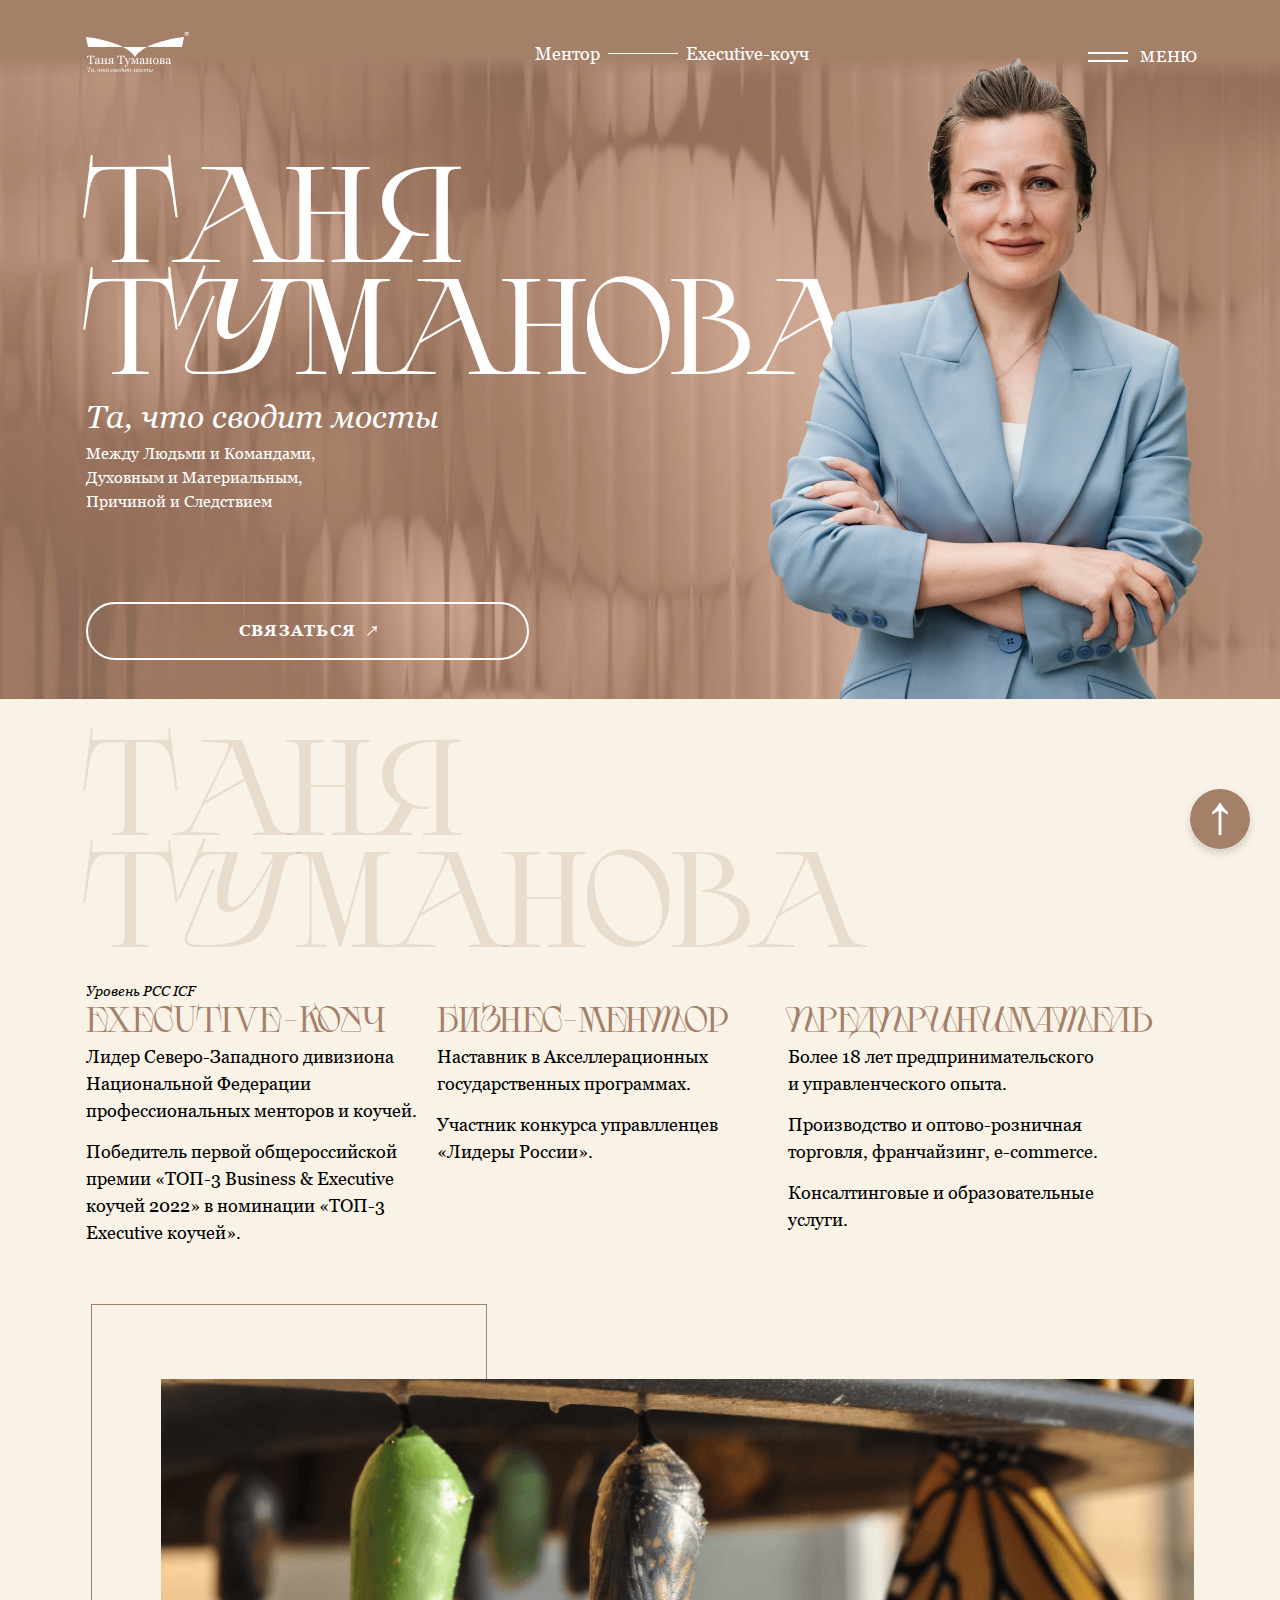
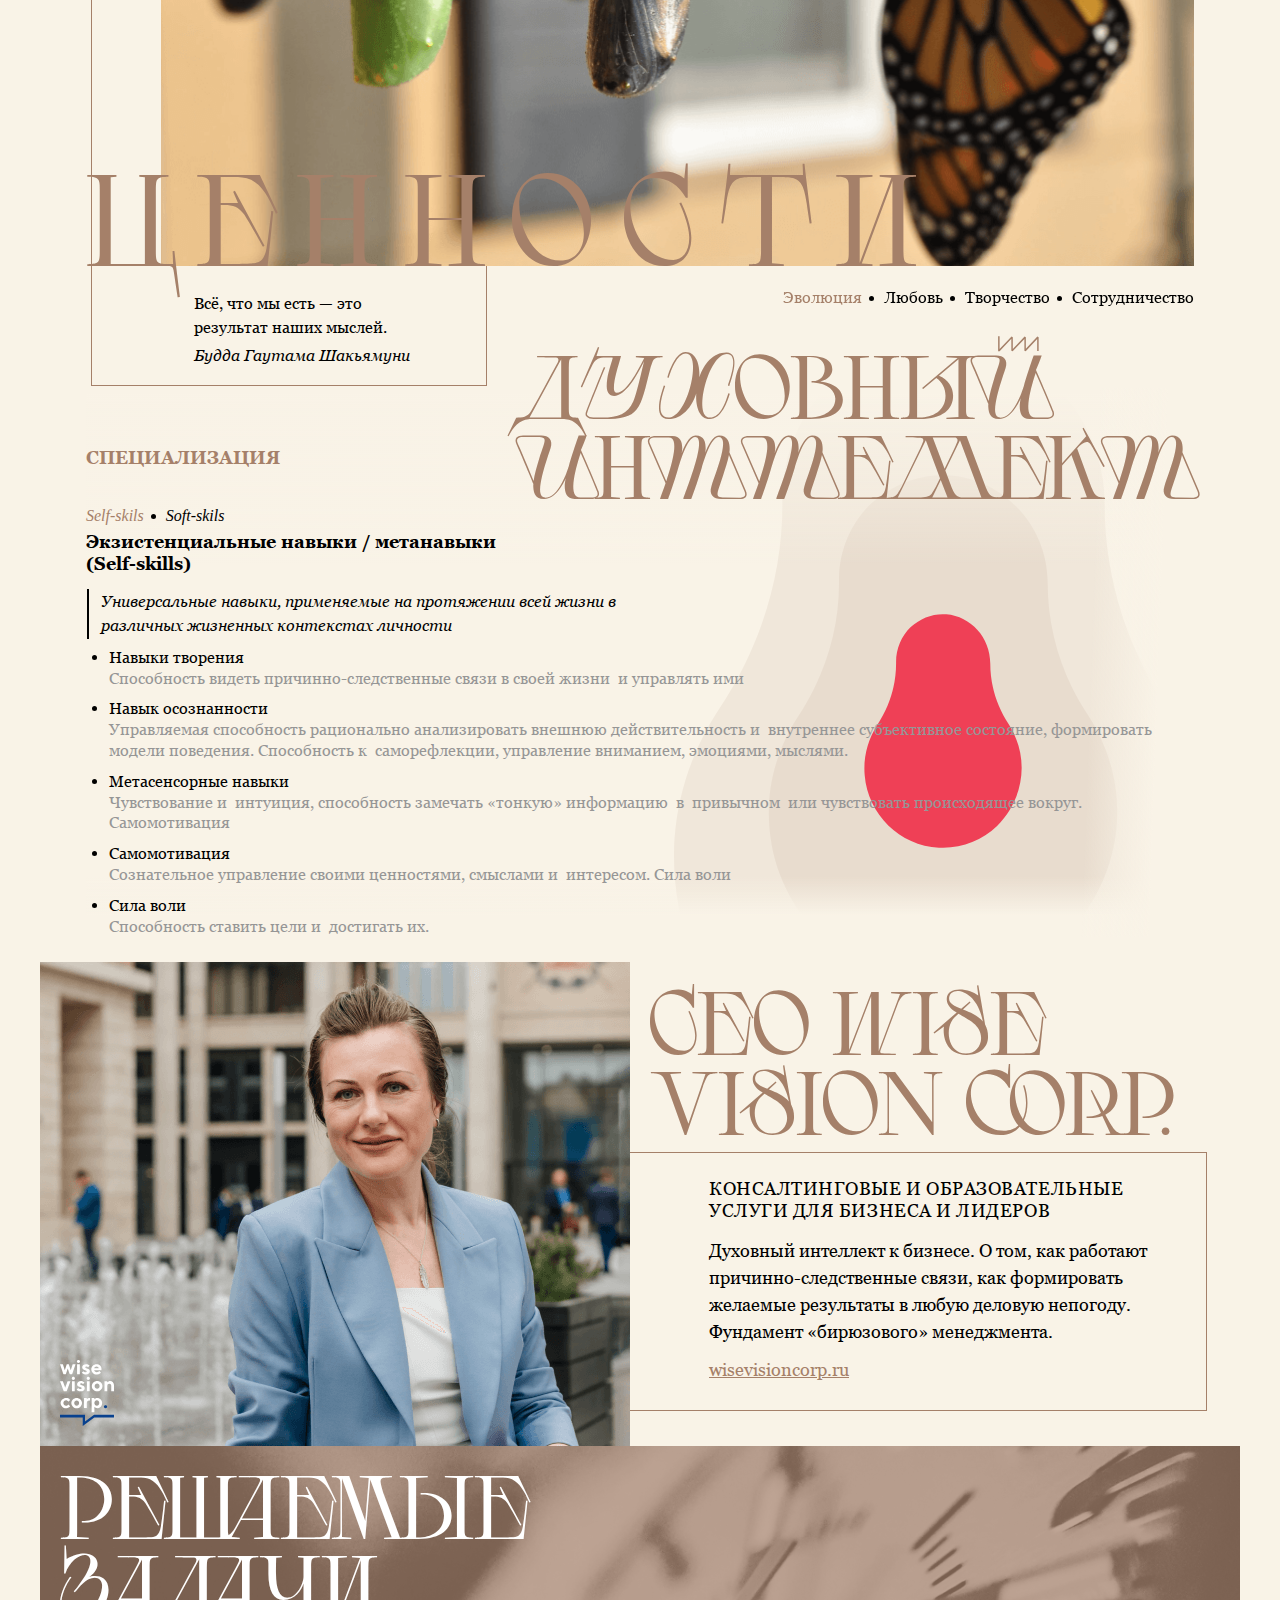
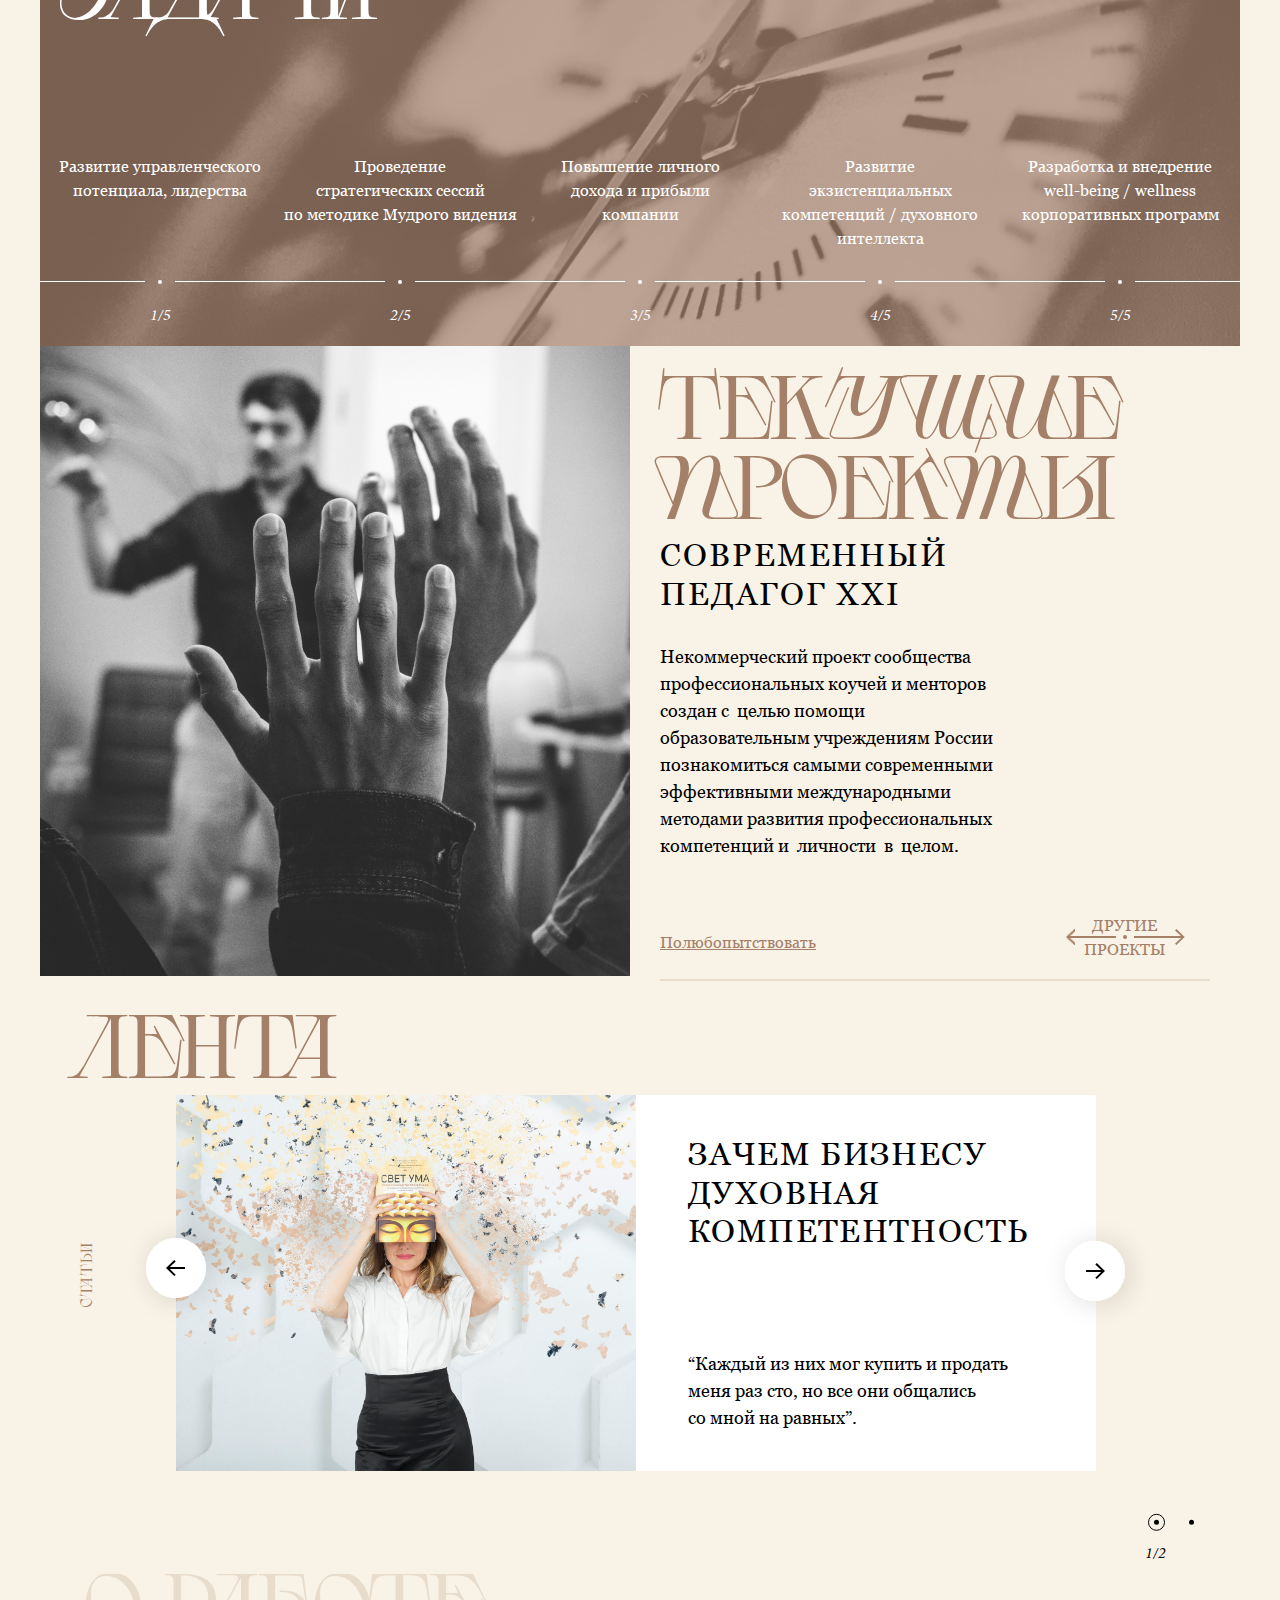
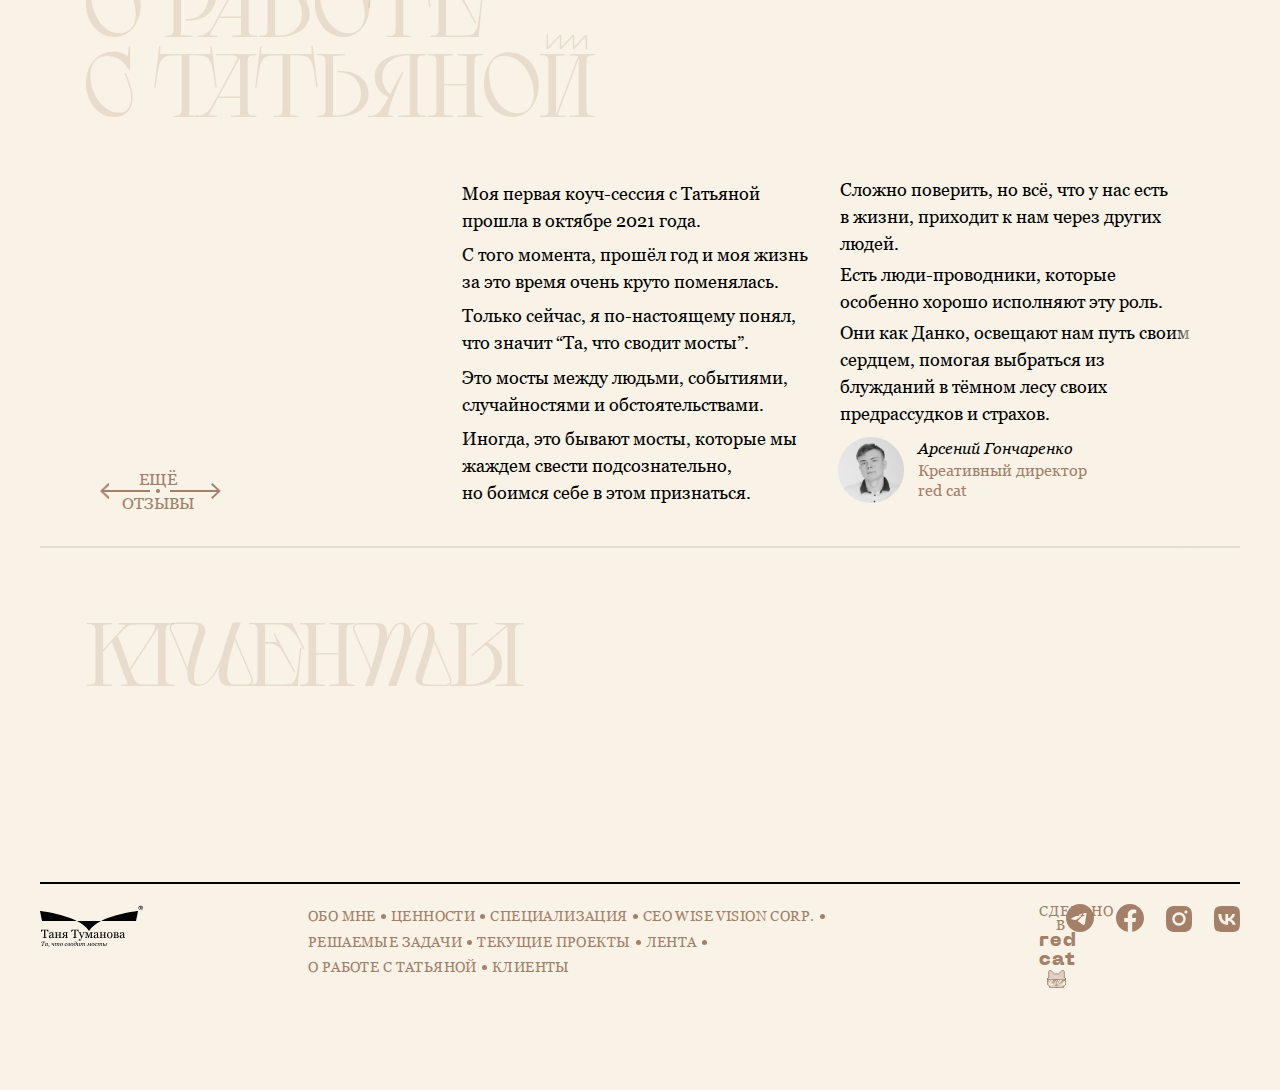
<file: index.html>
<!DOCTYPE html>
<html lang="ru">

<head>
    <meta charset="UTF-8">
    <meta name="viewport"
          content="width=device-width, initial-scale=1, maximum-scale=1, user-scalable=0">
    <link rel="stylesheet"
          href="styles/reset.css">
    <link rel="stylesheet"
          href="styles/style.css">
    <link rel="stylesheet"
          href="styles/variables.css">
    <link rel="stylesheet"
          href="styles/media.css">
    <link rel="icon"
          href="Favicon.svg"
          type="image/svg+xml">

    <title>Таня Туманова</title>
</head>

<body class="body">
    <header class="header">
        <div class="container flex-between">
            <div>
                <a href="index.html"><img src="images/Мост-опора-3.svg"
                         alt="Логотип компании"></a>

            </div>
            <div class="header__center-text">
                <p class="center-text-1">Ментор</p>
                <div class="center-text-block"></div>

                <p class="center-text-2">Executive-коуч</p>
            </div>

            <nav class="header__burger-nav">
                <ul>
                    <li class="header__burger-list"><a id="header-menu-list-1"
                           href="#about_me"
                           class="header__link">ОБО
                            МНЕ</a></li>
                    <li class="header__burger-list"><a id="header-menu-list-2"
                           href="#values"
                           class="header__link">ЦЕННОСти</a></li>
                    <li class="header__burger-list"><a id="header-menu-list-3"
                           href="#specialization"
                           class="header__link">СПЕЦиАлизАЦия</a></li>
                    <li class="header__burger-list"><a id="header-menu-list-4"
                           href="#CEO-WISE-VISION-CORP"
                           class="header__link">CEO WiSE
                            Vision CoRp.</a></li>
                    <li class="header__burger-list"><a id="header-menu-list-5"
                           href="#tasks-to-be-solved"
                           class="header__link">РЕшАЕмыЕ
                            ЗАДАчИ</a></li>
                    <li class="header__burger-list"><a id="header-menu-list-6"
                           href="#current-projects"
                           class="header__link">тЕкущиЕ
                            проЕкты</a></li>
                    <li class="header__burger-list"><a id="header-menu-list-7"
                           href="#lenta"
                           class="header__link">ЛЕнта</a>
                    </li>
                    <li class="header__burger-list"><a id="header-menu-list-8"
                           href="#about-job"
                           class="header__link">О
                            рАботЕ с&nbspТАтьяной</a></li>
                    <li class="header__burger-list"><a id="header-menu-list-9"
                           href="#clients"
                           class="header__link">КЛиЕнты</a>
                    </li>
                </ul>
            </nav>
            <div class="header__burger-menu">
                <span></span>
                <div class="header__text-wrapper">
                    <p class="header__menu-text">МЕНЮ</p>
                </div>

            </div>
        </div>
    </header>
    <div class="btn__page"><a href="#part-1">
            <img class="btn__pageUp"
                 src="./images/btn-up-page.svg"
                 alt="Вверх"
                 onmouseover="this.src='./images/btn-up-page-hover.svg'; "
                 onmouseout="this.src='./images/btn-up-page.svg';">
                </a>
    </div>
    <section class="mentor__main"
             id="part-1">
        <section class="container">
            <div class="mentor__main-wrapper">
                <div class="mentor__main-itemWrapper">
                    <div class="header__text-mini">
                        <p class="center-text-1">Ментор</p>
                        <div class="center-text-block"></div>
                        <p class="center-text-2">Executive-коуч</p>
                    </div>
                    <div class="mentor__main-title">

                        <h1>Таня <br />Туманова</h1>
                    </div>
                    <div class="mentor__main-description">Та, что сводит мосты</div>
                    <div class="mentor__main-text">Между Людьми и Командами, Духовным и Материальным, Причиной и
                        Следствием</div>
                    <button onclick="window.location.href= 'https://t.me/tvtumanova';"
                            class="btn mentor__connect-btn">СВЯЗАТЬСЯ
                        <svg class="mentor-circle-arrow"
                             xmlns="http://www.w3.org/2000/svg"
                             width="10"
                             height="10"
                             viewBox="0 0 10 10">
                            <path d="M8.84797 6.0399C8.62668 5.39399 8.45094 4.80993 8.32077 4.28771C8.20361 3.75174 8.13202 3.27762 8.10598 2.86534L0.767182 10L0 9.19019L7.28589 1.99955C6.88236 1.95833 6.42675 1.87587 5.91907 1.75219C5.42442 1.61476 4.87769 1.4361 4.27889 1.21622L4.9623 0.494732C6.73266 0.632159 8.29473 0.467251 9.64853 0L10 0.371051C9.54439 1.78655 9.38819 3.43566 9.53138 5.31841L8.84797 6.0399Z"
                                  stroke="none"
                                  fill="white" />
                        </svg>
                    </button>
                </div>
                <img class="mentor__main-img"
                     src="./images/coachphoto1.png"
                     alt="Таня Туманова">
            </div>
        </section>
    </section>
    <section class="container mentor">
        <h1 class="mentor__second-section"
            id="about_me">Таня <br />Туманова</h1>
        <div class="mentor__text-section">
            <div class="mentor__text-item">
                <h5 class="mentor__section-name">Уровень PCC ICF</h5>
                <h3 class="mentor__text-header">EXECUTIVE-КОУЧ
                </h3>
                <div class="mentor__text-description">Лидер Северо-Западного дивизиона Национальной Федерации
                    профессиональных менторов и коучей.
                    <p>Победитель первой общероссийской премии «ТОП-3 Business & Executive коучей 2022» в номинации
                        «ТОП-3 Executive коучей».</p>
                </div>
            </div>
            <div class="mentor__text-item">
                <h3 class="mentor__text-header">БИЗНЕС-МЕНтоР</h3>
                <div class="mentor__text-description">Наставник в Акселлерационных государственных
                    программах.
                    <p>Участник конкурса управлленцев «Лидеры России».</p>
                </div>
            </div>
            <div class="mentor__text-item">
                <h3 class="mentor__text-header">прЕДприНиМАтЕЛь</h3>
                <div class="mentor__text-description">Более 18 лет предпринимательского и&nbspуправленческого опыта.<p>
                        Производство и оптово-розничная торговля, франчайзинг, e-commerce.</p>
                    <p>Консалтинговые и образовательные услуги.</p>
                </div>
            </div>
        </div>
    </section>
    <section class="values__sl container-spec"
             id="values">
        <div class="container-values__title">
            <p class="values-title">ЦЕННОСТИ</p>
        </div>
        <div class="sl__section-title">
            <p>ЦЕННОСТИ</p>
        </div>
        <div class="sl ">
            <div class="mentor__rectangle ">
                <div class="mentor-content__wrapper">
                    <div class="sl__wrapper">
                        <div id="SL-values__dot-1"
                             class="sl__dot active-dot">
                            <p class="sl-text__item sl-dot--active">Эволюция</p>
                        </div>
                        <div id="SL-values__dot-2"
                             class="sl__dot">
                            <p class="sl-text__item">Любовь</p>
                        </div>
                        <div id="SL-values__dot-3"
                             class="sl__dot">
                            <p class="sl-text__item">Творчество</p>
                        </div>
                        <div id="SL-values__dot-4"
                             class="sl__dot">
                            <p class="sl-text__item">Сотрудничество</p>
                        </div>
                    </div>
                    <div class="sl__section-description">Всё, что мы есть — это результат наших мыслей. <p>Будда Гаутама
                            Шакьямуни</p>
                    </div>
                </div>
            </div>
            <div class="mentor__rectangle-bg">
                <div class="sl__line sl__anim ">
                    <img width="1038"
                         class="sl__img butterfly"
                         src="./images/butterfly.png"
                         alt="Эволюция">
                    <img width="1038"
                         class="sl__img hands-heart"
                         src="./images/hands-heart.png"
                         alt="Любовь">
                    <img width="1038"
                         class="sl__img light-bulp"
                         src="./images/light-bulp.png"
                         alt="Творчество">
                    <img width="1038"
                         class="sl__img hands"
                         src="./images/hands.png"
                         alt="Сотрудничество">
                </div>
            </div>
            <div class="sl__wrapper-2">
                <div id="SL-values__dot-1-1"
                     class="sl__dot-2 active-dot-2">
                    <p class="sl-text__item sl-dot--active">Эволюция</p>
                </div>
                <div id="SL-values__dot-2-2"
                     class="sl__dot-2">
                    <p class="sl-text__item">Любовь</p>
                </div>
                <div id="SL-values__dot-3-3"
                     class="sl__dot-2">
                    <p class="sl-text__item">Творчество</p>
                </div>
                <div id="SL-values__dot-4-4"
                     class="sl__dot-2">
                    <p class="sl-text__item">Сотрудничество</p>
                </div>
            </div>
            <div class="sl__section-description-2">Всё, что мы есть — это результат наших мыслей. <p>Будда Гаутама
                    Шакьямуни</p>
            </div>
        </div>
    </section>
    <section class="spirit-int container-spec">
        <div class="spirit-int__section-title">ДуховНый инттЕллЕкт</div>
        <div class="spirit-int__title"
             id="specialization">СПЕЦИАЛИЗАЦИЯ</div>
        <div class="spirit__sl-pag">
            <div class="sl__dot-1 active-dot-1">
                <p class="sl-text__item-1 sl-dot--active">Self-skils</p>
            </div>
            <div class="sl__dot-1">
                <p class="sl-text__item-1">Soft-skils</p>
            </div>
        </div>
        <div class="sl-1">
            <div class="sl__line-1"
                 style="width: 1852px; transform: translateX(0px);">
                <div class="sl-img obj-1"
                     style="width: 926px;">
                    <div class="spirit-int__wrapper">
                        Экзистенциальные навыки / метанавыки (Self-skills)
                    </div>
                    <div class="spirit-int__descr descr-1">
                        <p>Универсальные навыки, применяемые на протяжении всей жизни в&nbsp
                            различных жизненных контекстах личности</p>
                    </div>
                    <div class="spirit-int__lists">
                        <ul>
                            <li>Навыки творения <br><span>Способность видеть причинно-следственные связи в&nbspсвоей
                                    жизни &nbspи
                                    управлять ими</span></li>
                            <li>Навык осознанности <br><span>Управляемая способность рационально анализировать внешнюю
                                    действительность и&nbsp внутреннее субъективное состояние, формировать модели
                                    поведения.
                                    Способность к&nbsp саморефлекции, управление вниманием, эмоциями, мыслями.</span>
                            </li>
                            <li>Метасенсорные навыки <br> <span>Чувствование и&nbsp интуиция, способность замечать
                                    «тонкую»
                                    информацию &nbspв&nbsp привычном &nbspили чувствовать происходящее вокруг.
                                    Самомотивация</span>
                            </li>
                            <li>Самомотивация<br><span>Сознательное управление своими ценностями, смыслами и&nbsp
                                    интересом.
                                    Сила воли</span></li>
                            <li>Сила воли<br><span>Способность ставить цели и&nbsp достигать их.</span></li>
                        </ul>
                    </div>
                </div>
                <div class="sl-img obj-2"
                     style="width: 926px;">
                    <div class="spirit-int__wrapper">
                        Гибкие/кроссконтекстные навыки (Soft skills)
                    </div>
                    <div class="spirit-int__descr descr-2">
                        <p>Спектр навыков, широко применяемых в&nbsp социальной и&nbsp личной деятельности
                        </p>
                    </div>
                    <div class="spirit-int__lists">
                        <ul>
                            <li>Эмоциональный интеллект</li>
                            <li>Лидерские навыки<br><span>Управление командой, разрешение конфликтов, делегирование,
                                    наставничество, стратегическое мышление.</span></li>
                            <li>Навыки коммуникации
                            </li>
                            <li>Экологическое мышление</li>
                            <li>Креативность</li>
                        </ul>
                    </div>
                </div>
            </div>
        </div>
        <button class="sl__btn-prev-1 display-none">
        </button>
        <button class="sl__btn-next-1 display-none">
        </button>
    </section>
    <section class="vision-corp container-2 "
             id="CEO-WISE-VISION-CORP">
        <div class="container">
            <p class="vision-corp__text-external">CEO WISE <br /> VISION CORP</p>
        </div>
        <div class="vision-copr__wrapper">
            <div class="vision-img__wrapper">
                <img class="vision-corp-logo"
                     src="./images/logo.svg"
                     alt="wise vision corp">
                <img class="vision-corp-img"
                     src="./images/Photo.png"
                     alt="Таня Туманова">
            </div>
            <div class="vision-corp__desc-wrapper">
                <h1 class="vision-corp__desc-text">CEO WISE VISION CORP.</h1>
                <div class="mentor__rectangle-2">
                    <div class="vision-copr__rectangle-2-wrapper">
                        <h3>КОНСАЛТИНГОВЫЕ И ОБРАЗОВАТЕЛЬНЫЕ УСЛУГИ ДЛЯ БИЗНЕСА И ЛИДЕРОВ</h3>
                        <div class="vision-corp__descr-text">Духовный интеллект к бизнесе. О том, как работают
                            причинно-следственные связи, как формировать желаемые результаты в любую деловую
                            непогоду.
                            Фундамент
                            «бирюзового» менеджмента.</div>
                        <div class="vision-corp__descr-link">wisevisioncorp.ru</div>
                    </div>
                </div>
            </div>
        </div>
    </section>
    <section class="problem-solving container-2">
        <div class="problem-solving__title"
             id="tasks-to-be-solved">РЕШАЕМЫЕ <br>ЗАДАЧИ</div>
        <ul class="problem-solving__wrapper">

            <li class="problem-solving__list">


                <div class="problem-solving__line__wrapper">
                    <svg class="problem-solving__line problem-svg"
                         xmlns="http://www.w3.org/2000/svg"
                         width="240"
                         height="1"
                         fill="none">
                        <path stroke="#fff"
                              d="M0 .5h240" />
                    </svg>
                    <svg class="problem-solving__line problem-svg"
                         xmlns="http://www.w3.org/2000/svg"
                         width="240"
                         height="1"
                         fill="none">
                        <path stroke="#fff"
                              d="M0 .5h240" />
                        <div id="progress-bar-i-1"
                             class="problem-solving__progress-bar-circle"></div>

                    </svg>
                </div>


                <div class="problem-solving__item-1">
                    <p class="problem-solving__item-text">Развитие управленческого потенциала, лидерства</p>
                    <div class="problem-solving__progress-bar-i">1/5</div>
                </div>
            </li>
            <li class="problem-solving__list">
                <div class="problem-solving__line__wrapper">
                    <svg class="problem-solving__line problem-svg"
                         xmlns="http://www.w3.org/2000/svg"
                         width="240"
                         height="1"
                         fill="none">
                        <path stroke="#fff"
                              d="M0 .5h240" />
                    </svg>
                    <svg class="problem-solving__line problem-svg"
                         xmlns="http://www.w3.org/2000/svg"
                         width="240"
                         height="1"
                         fill="none">
                        <path stroke="#fff"
                              d="M0 .5h240" />
                        <div id="progress-bar-i-2"
                             class="problem-solving__progress-bar-circle"></div>
                    </svg>

                </div>
                <div class="problem-solving__item-2">
                    <p class="problem-solving__item-text">Проведение <br>стратегических сессий <br>по методике Мудрого
                        видения</p>
                    <div class="problem-solving__progress-bar-i">2/5</div>
                </div>
            </li>
            <li class="problem-solving__list">
                <div class="problem-solving__line__wrapper">

                    <svg class="problem-solving__line problem-svg"
                         xmlns="http://www.w3.org/2000/svg"
                         width="240"
                         height="1"
                         fill="none">
                        <path stroke="#fff"
                              d="M0 .5h240" />
                    </svg>
                    <svg class="problem-solving__line problem-svg"
                         xmlns="http://www.w3.org/2000/svg"
                         width="240"
                         height="1"
                         fill="none">
                        <path stroke="#fff"
                              d="M0 .5h240" />
                        <div id="progress-bar-i-3"
                             class="problem-solving__progress-bar-circle"></div>

                    </svg>

                </div>

                <div class="problem-solving__item-3">
                    <p class="problem-solving__item-text">Повышение личного<br> дохода и прибыли<br> компании</p>
                    <div class="problem-solving__progress-bar-i">3/5</div>

                </div>
            </li>
            <li class="problem-solving__list">
                <div class="problem-solving__line__wrapper">

                    <svg class="problem-solving__line problem-svg"
                         xmlns="http://www.w3.org/2000/svg"
                         width="240"
                         height="1"
                         fill="none">
                        <path stroke="#fff"
                              d="M0 .5h240" />
                    </svg>
                    <svg class="problem-solving__line problem-svg"
                         xmlns="http://www.w3.org/2000/svg"
                         width="240"
                         height="1"
                         fill="none">
                        <path stroke="#fff"
                              d="M0 .5h240" />
                        <div id="progress-bar-i-4"
                             class="problem-solving__progress-bar-circle"></div>

                    </svg>
                </div>

                <div class="problem-solving__item-4">
                    <p class="problem-solving__item-text">Развитие<br> экзистенциальных компетенций / духовного
                        интеллекта</p>
                    <div class="problem-solving__progress-bar-i">4/5</div>


                </div>
            </li>
            <li class="problem-solving__list">
                <div class="problem-solving__line__wrapper">

                    <svg class="problem-solving__line problem-svg"
                         xmlns="http://www.w3.org/2000/svg"
                         width="240"
                         height="1"
                         fill="none">
                        <path stroke="#fff"
                              d="M0 .5h240" />
                    </svg>
                    <svg class="problem-solving__line problem-svg"
                         xmlns="http://www.w3.org/2000/svg"
                         width="240"
                         height="1"
                         fill="none">
                        <path stroke="#fff"
                              d="M0 .5h240" />
                        <div id="progress-bar-i-5"
                             class="problem-solving__progress-bar-circle"></div>

                    </svg>
                </div>

                <div class="problem-solving__item-5">
                    <p class="problem-solving__item-text">Разработка и внедрение<br> well-being / wellness корпоративных
                        программ</p>
                    <div class="problem-solving__progress-bar-i">5/5</div>


                </div>
            </li>
        </ul>
    </section>
    <section class="current-project sl-2 container-2 grabbing">
        <h2 class="current-project__title-external current-project__title"
            id="current-projects">ТЕКущиЕ <br>проЕкты</h2>
        <div class="sl__line-2">
            <div class="sl-img-2">

                <div class="margin-wrapper">
                    <div class="current-project__wrapper">
                        <div class="current-project-img">
                            <img src="./images/five.png"
                                 alt="Текущие проекты">
                        </div>

                        <div class="current-project__descr-wrapper">
                            <h2 class="current-project__title"
                                id="current-projects">ТЕКущиЕ проЕкты</h2>
                            <div class="current-project__descr-title">Современный <br>педагог XXI</div>
                            <div class="current-project__descr-text">Некоммерческий проект сообщества профессиональных
                                коучей и менторов создан с&nbsp целью помощи образовательным учреждениям России
                                познакомиться

                                самыми современными эффективными международными методами развития профессиональных
                                компетенций и&nbsp личности &nbspв&nbsp целом.</div>
                            <div class="current-project__descr-link"><a href="#">Полюбопытствовать</a></div>

                        </div>
                    </div>
                </div>
            </div>
            <div class="sl-img-2">
                <div class="margin-wrapper">
                    <div class="current-project__wrapper">

                        <div class="current-project-img">
                            <img src="./images/five-2.png"
                                 alt="Текущие проекты">
                        </div>
                        <div class="current-project__descr-wrapper">
                            <h2 class="current-project__title"
                                id="current-projects">ТЕКущиЕ проЕкты</h2>

                            <div class="current-project__descr-title">Эмоциональный <br> интеллект <br> на&nbsp работе и
                                дома
                            </div>
                            <div class="current-project__descr-text">Компетенция настоящего, чтобы &nbspбыло будущее.
                                Практикоориентированные вебинары с&nbsp конспектами и материалами для самостоятельной
                                работы
                                &nbspпо&nbsp
                                развитию эмоциональной компетентности.</div>
                            <div class="current-project__descr-link"><a href="#">Полюбопытствовать</a></div>
                        </div>
                    </div>
                </div>
            </div>
        </div>
        <div class="sl-2__btns-wrapper">
            <button class="sl__btn-prev-2 btn-sl-2">
                <svg class="prev-arrow-svg-2"
                     xmlns="http://www.w3.org/2000/svg"
                     xmlns:xlink="http://www.w3.org/1999/xlink"
                     width="10"
                     height="16">
                    <image xlink:href="[data-uri]"
                           width="10"
                           height="16"
                           x="1"
                           data-name="Слой 1" />
                </svg>

                <svg class="prev-stick-svg-2"
                     xmlns="http://www.w3.org/2000/svg"
                     width="48"
                     height="2">
                    <path fill="#A58069"
                          d="M0 2h48V0H0v2Z" />
                </svg>
            </button>
            <div class="btn-nxt-circle-1"></div>
            <button class="sl__btn-next-2 btn-sl-2">
                <svg class="next-stick-svg-2"
                     xmlns="http://www.w3.org/2000/svg"
                     width="48"
                     height="2">
                    <path fill="#A58069"
                          d="M0 2h48V0H0v2Z" />
                </svg>
                <svg class="next-arrow-svg-2"
                     xmlns="http://www.w3.org/2000/svg"
                     width="10"
                     height="16"
                     fill="none">
                    <path fill="#A58069"
                          d="M1.422 16 0 14.643 6 9V7L0 1.375 1.422 0l8.272 8-8.272 8Z" />
                </svg>
            </button>
            <p>ДРУГИЕ <br>
                ПРОЕКТЫ</p>
        </div>
    </section>
    <section class="lenta sl-3"
             id="lenta">
        <div class="lenta__section-title">
            <h2>ЛЕНТА</h2>
        </div>
        <div class="lenta__text">СТАТЬИ</div>
        <div class="sl__line-3">
            <div class="sl3-inner">
                <div id="sl3-1 card"
                     class="sl-img-3">
                    <a href="#">
                        <div class="sl-lenta__wrapper">
                            <div class="sl-lenta__img">
                                <img class="gold-mask"
                                     src="./images/gold-mask.jpg"
                                     alt="Текущие проекты">
                            </div>
                            <div class="lenta__descr-wrapper">
                                <h3>Зачем бизнесу <br />духовная<br /> компетентность</h3>
                                <p>“Каждый из них мог купить <nobr>и продать</nobr><br /> меня раз сто, но все
                                    они
                                    общались<br />
                                    <nobr>со мной</nobr> на равных”.
                                </p>

                            </div>
                        </div>
                    </a>
                </div>
                <div id="sl3-2 card"
                     class="sl-img-3">
                    <a href="nature.html">
                        <div class="sl-lenta__wrapper ">

                            <img class="people"
                                 src="./images/people.png"
                                 alt="Текущие проекты">
                            <div class="lenta__descr-wrapper">
                                <h3>Природа <br />реальности</h3>
                                <p>Не ровен час засвидетельствуем полное слияние науки,
                                    философии и&nbspрелигии!</b></p>
                            </div>
                        </div>
                </div>
            </div>
            </a>
        </div>
        </div>
        </div>
        <div class="form-footer">
            <div class="lenta-dots__wrapper">
                <div class="lenta__radio ">
                    <input type="radio"
                           id="radio"
                           value="1"
                           name="radio"
                           class="sl__dot-3 active-dot-3"
                           checked>
                    <label for="radio"></label>
                </div>
                <div class="lenta__radio ">
                    <input type="radio"
                           id="radio-2"
                           value="2"
                           name="radio"
                           class="sl__dot-3">
                    <label for="radio-2"></label>
                </div>
            </div>
            <div class="sl__lenta-btn">
                <button class="sl__btns-3 sl__btn-prev-3"><img src="./images/left-arrow-circle.svg"
                         alt="Бизнес уикенд"
                         onmouseover="this.src='./images/left-arrow-circle-hover.svg';"
                         onmouseout="this.src='./images/left-arrow-circle.svg';">
                </button>
                <button class="sl__btns-3 sl__btn-next-3"><img src="./images/right-arrow-circle.svg"
                         alt="вправо"
                         onmouseover="this.src='./images/right-arrow-circle-hover.svg';"
                         onmouseout="this.src='./images/right-arrow-circle.svg';">
                </button>
            </div>
            <div class="lenta__dots-number">
                <div class="lenta__dots-item dots-number-active">
                    1/2
                </div>
                <div class="lenta__dots-item">
                    2/2
                </div>
            </div>
        </div>
    </section>
    <section class="review sl-4 container-3 id="
             about-job">
        <div class="review__section-title">
            <h2>О РАБОТЕ<br> С ТАТЬЯНОЙ</h2>
        </div>
        <div class="sl__epmty-block"></div>
        <div class="sl__epmty-block-2"></div>
        <div class="sl__line-4">

            <div class="sl-img-4">
                <div class="review__descr-wrapper">
                    <div class="review__descr-text__wrapper">
                        <div class="review__descr-text">
                            <p class="review__text">Моя первая коуч-сессия <nobr>с Татьяной</nobr>
                                <nobr></nobr>прошла в октябре</nobr> 2021 года.
                            </p>
                            <p class="review__text">С&nbspтого момента, прошёл год <nobr>и
                                    моя</nobr> жизнь за это время очень круто поменялась.</p>

                            <p class="review__text">Только сейчас, я по-настоящему понял, что значит “Та,
                                что сводит мосты”.</p>
                            <p class="review__text">Это мосты между людьми, событиями, случайностями
                                и&nbspобстоятельствами.
                            <p class="review__text">Иногда, это
                                бывают мосты, которые мы жаждем свести подсознательно, но&nbspбоимся себе в&nbspэтом
                                признаться.
                            </p>
                        </div>
                        <div class="review__descr-text">
                            <p class="review__text-2">Сложно поверить, но всё, что у&nbspнас есть в&nbspжизни, приходит
                                к
                                нам
                                через других людей.</p>
                            <p class="review__text-2">Есть люди-проводники, которые особенно хорошо исполняют эту
                                роль.</p>

                            <p class="review__text-2">Они как Данко, освещают нам путь своим сердцем, помогая
                                выбраться из блужданий в&nbspтёмном лесу своих предрассудков и&nbspстрахов.</p>
                            <div class="review__profile-user">
                                <div class="review__profile-avatar">
                                    <img src="./images/profile.png"
                                         alt="Профиль">
                                </div>
                                <div class="review__profile-data">
                                    <div class="review__profile-user-name">
                                        <p>Арсений Гончаренко</p>
                                    </div>
                                    <div class="review__profile-user-comment">Креативный директор<br>red cat</div>
                                </div>
                            </div>
                        </div>
                    </div>
                </div>
            </div>
            <div class="sl-img-4">
                <div class="review__descr-wrapper">
                    <div class="review__descr-text__wrapper">
                        <div class="review__descr-text">
                            <p class="review__text">Моя первая коуч-сессия с&nbspТатьяной прошла в октябре 2021
                                года.
                            </p>
                            <p class="review__text">С того момента, прошёл год и&nbsp
                                моя жизнь за это время очень круто поменялась.</p>

                            <p class="review__text">Только сейчас, я по-настоящему понял, что значит “Та,
                                что сводит мосты”.</p>
                            <p class="review__text">Это мосты между людьми, событиями, случайностями и
                                обстоятельствами.
                            <p class="review__text">Иногда, это
                                бывают мосты, которые мы жаждем свести подсознательно, но боимся себе в этом
                                признаться.
                            </p>
                        </div>
                        <div class="review__descr-text">
                            <p class="review__text-2">Сложно поверить, но всё, что у нас есть в жизни, приходит к
                                нам
                                через других людей.</p>
                            <p class="review__text-2">Есть люди-проводники, которые особенно хорошо исполняют эту
                                роль.</p>

                            <p class="review__text-2">Они как Данко, освещают нам путь своим сердцем, помогая
                                выбраться из блужданий в тёмном лесу своих предрассудков и страхов.</p>
                            <div class="review__profile-user">
                                <div class="review__profile-avatar">
                                    <img src="./images/profile.png"
                                         alt="Профиль">
                                </div>
                                <div class="review__profile-data">
                                    <div class="review__profile-user-name">
                                        <p>Арсений Гончаренко</p>
                                    </div>
                                    <div class="review__profile-user-comment">Креативный директор<br>red cat
                                    </div>
                                </div>
                            </div>
                        </div>
                    </div>
                </div>

            </div>


        </div>
        <div class="sl-4__btns-wrapper ">
            <p>ЕЩЁ</p>
            <p>ОТЗЫВЫ</p>

            <button class="sl__btn-prev-4">
                <svg class="prev-arrow-svg-4"
                     xmlns="http://www.w3.org/2000/svg"
                     xmlns:xlink="http://www.w3.org/1999/xlink"
                     width="10"
                     height="16">
                    <image xlink:href="[data-uri]"
                           width="10"
                           height="16"
                           x="1"
                           data-name="Слой 1" />
                </svg>

                <svg class="prev-stick-svg-4"
                     xmlns="http://www.w3.org/2000/svg"
                     width="48"
                     height="2">
                    <path fill="#A58069"
                          d="M0 2h48V0H0v2Z" />
                </svg>
            </button>
            <div class="btn-nxt-circle-2"></div>
            <button class="sl__btn-next-4">
                <svg class="next-stick-svg-4"
                     xmlns="http://www.w3.org/2000/svg"
                     width="48"
                     height="2">
                    <path fill="#A58069"
                          d="M0 2h48V0H0v2Z" />
                </svg>
                <svg class="next-arrow-svg-4"
                     xmlns="http://www.w3.org/2000/svg"
                     width="10"
                     height="16"
                     fill="none">
                    <path fill="#A58069"
                          d="M1.422 16 0 14.643 6 9V7L0 1.375 1.422 0l8.272 8-8.272 8Z" />
                </svg>
            </button>
        </div>
        </div>
    </section>
    <section class="container clients"
             id="clients">
        <div class="clients__section-title">
            <h2>КЛиЕнты</h2>
        </div>
        <div class="marquee">
            <div class="empty-client-block-l"></div>
            <div class="empty-client-block-r"></div>
            <div class="clients__logos-wrapper marquees">
                <span> <img class="clients__logos-img clients__logos-img-1"
                         onmouseover="this.src='./images/MBM-logo-dark.svg';"
                         onmouseout="this.src='./images/MBM-logo.svg';"
                         height="50"
                         width="274"
                         src="./images/MBM-logo.svg"
                         alt="MBM.MOS">

                    <img class="clients__logos-img clients__logos-img-2"
                         src="./images/Росконгресс.svg"
                         onmouseover="this.src='./images/Росконгрес-dark.svg';"
                         height="57px"
                         width="302px"
                         onmouseout="this.src='./images/Росконгресс.svg';"
                         alt="Росконгресс">

                    <img class="clients__logos-img clients__logos-img-3"
                         onmouseover="this.src='./images/Департамент-red.svg';"
                         onmouseout="this.src='./images/Департамент.svg';"
                         src="./images/Департамент.svg"
                         height="60px"
                         width="284px"
                         alt="Департамент предпринимателства и инновационного развития города Москвы">

                    <img class="clients__logos-img clients__logos-img-4"
                         src="./images/бизнес-икенд.svg"
                         height="70"
                         width="189px"
                         onmouseover="this.src='./images/бизнес-уикенд-black.svg';"
                         onmouseout="this.src='./images/бизнес-икенд.svg';"
                         alt="Бизнес уикенд">
                </span>
                <span> <img class="clients__logos-img clients__logos-img-1"
                         onmouseover="this.src='./images/MBM-logo-dark.svg';"
                         onmouseout="this.src='./images/MBM-logo.svg';"
                         height="50"
                         width="274"
                         src="./images/MBM-logo.svg"
                         alt="MBM.MOS">

                    <img class="clients__logos-img clients__logos-img-2"
                         src="./images/Росконгресс.svg"
                         onmouseover="this.src='./images/Росконгрес-dark.svg';"
                         height="57px"
                         width="302px"
                         onmouseout="this.src='./images/Росконгресс.svg';"
                         alt="Росконгресс">

                    <img class="clients__logos-img clients__logos-img-3"
                         onmouseover="this.src='./images/Департамент-red.svg';"
                         onmouseout="this.src='./images/Департамент.svg';"
                         src="./images/Департамент.svg"
                         height="60px"
                         width="284px"
                         alt="Департамент предпринимателства и инновационного развития города Москвы">

                    <img class="clients__logos-img clients__logos-img-4"
                         src="./images/бизнес-икенд.svg"
                         height="70"
                         width="189px"
                         onmouseover="this.src='./images/бизнес-уикенд-black.svg';"
                         onmouseout="this.src='./images/бизнес-икенд.svg';"
                         alt="Бизнес уикенд">
                </span>
            </div>
        </div>
    </section>
    <footer class="container-4">
        <div class="footer__wrapper">
            <img class="black-logo-img"
                 src="./images/black-logo.svg"
                 alt="Логотип компании">
            <div class="footer__menu-wrapper">
                <ul class="footer__menu-list">
                    <li class="footer__menu-item"><a class="footer__menu-link"
                           href="#about_me">Обо мне</a></li>
                    <li class="footer__menu-item"><a class="footer__menu-link"
                           href="#values">Ценности</a></li>
                    <li class="footer__menu-item"><a class="footer__menu-link"
                           href="#specialization">Специализация</a>
                    </li>
                    <li class="footer__menu-item"><a class="footer__menu-link"
                           href="#CEO-WISE-VISION-CORP">CEO Wise
                            Vision Corp.</a></li>
                    <li class="footer__menu-item"><a class="footer__menu-link"
                           href="#tasks-to-be-solved">Решаемые
                            задачи</a></li>
                    <li class="footer__menu-item"><a class="footer__menu-link"
                           href="#current-projects">Текущие
                            проекты</a></li>

                    <li class="footer__menu-item"><a class="footer__menu-link"
                           href="#lenta">Лента</a></li>
                    <li class="footer__menu-item"><a class="footer__menu-link"
                           href="#about-job">О Работе с Татьяной</a>
                    </li>

                    <li class="footer__menu-item"><a class="footer__menu-link"
                           href="#clients">Клиенты</a></li>
                </ul>
            </div>
            <div class="footer__made-with-wrapper">
                <div class="footer__made-with-social-media">
                    <a href="https://t.me/tvtumanova">
                        <img class="tg__footer-icon"
                             src="./images/Telegram.svg"
                             onmouseover="this.src='./images/TG_hover.svg';"
                             onmouseout="this.src='./images/Telegram.svg';"
                             alt="Telegram">
                    </a>
                    <a href="https://www.facebook.com/tvtumanova">
                        <img class="fc__footer-icon"
                             src="./images/Facebook.svg"
                             onmouseover="this.src='./images/Facebook_hover.svg';"
                             onmouseout="this.src='./images/Facebook.svg';"
                             alt="Facebook"></a>
                    <a href="https://www.instagram.com/tvtumanova">
                        <img class="in__footer-icon"
                             src="./images/Instagram.svg"
                             onmouseover="this.src='./images/INSHOVER.svg';"
                             onmouseout="this.src='./images/Instagram.svg';"
                             alt="Instagram"></a>
                    <a href="https://vk.com/tvtumanova">
                        <img class="vk__footer-icon"
                             src="./images/VK.svg"
                             onmouseover="this.src='./images/VK_hover.svg';"
                             onmouseout="this.src='./images/VK.svg';"
                             alt="VK"></a>
                </div>
                <div class="footer__text-wrapper">
                    <a href="http://redcat.moscow/files/welcome-pres-redcat.pdf">
                        <p class="footer-text">Сделано в <span class="footer__red-cat-name">red cat</span>

                            <img class="footer__red-cat-logo"
                                 src="./images/Red-Cat_logo.svg"
                                 alt="Red-cat-logo">
                        </p>
                    </a>
                </div>
            </div>
        </div>
    </footer>

    <script src="./script/script.js"></script>
    <script src="./script/slider.js"></script>
</body>

</html>
</file>
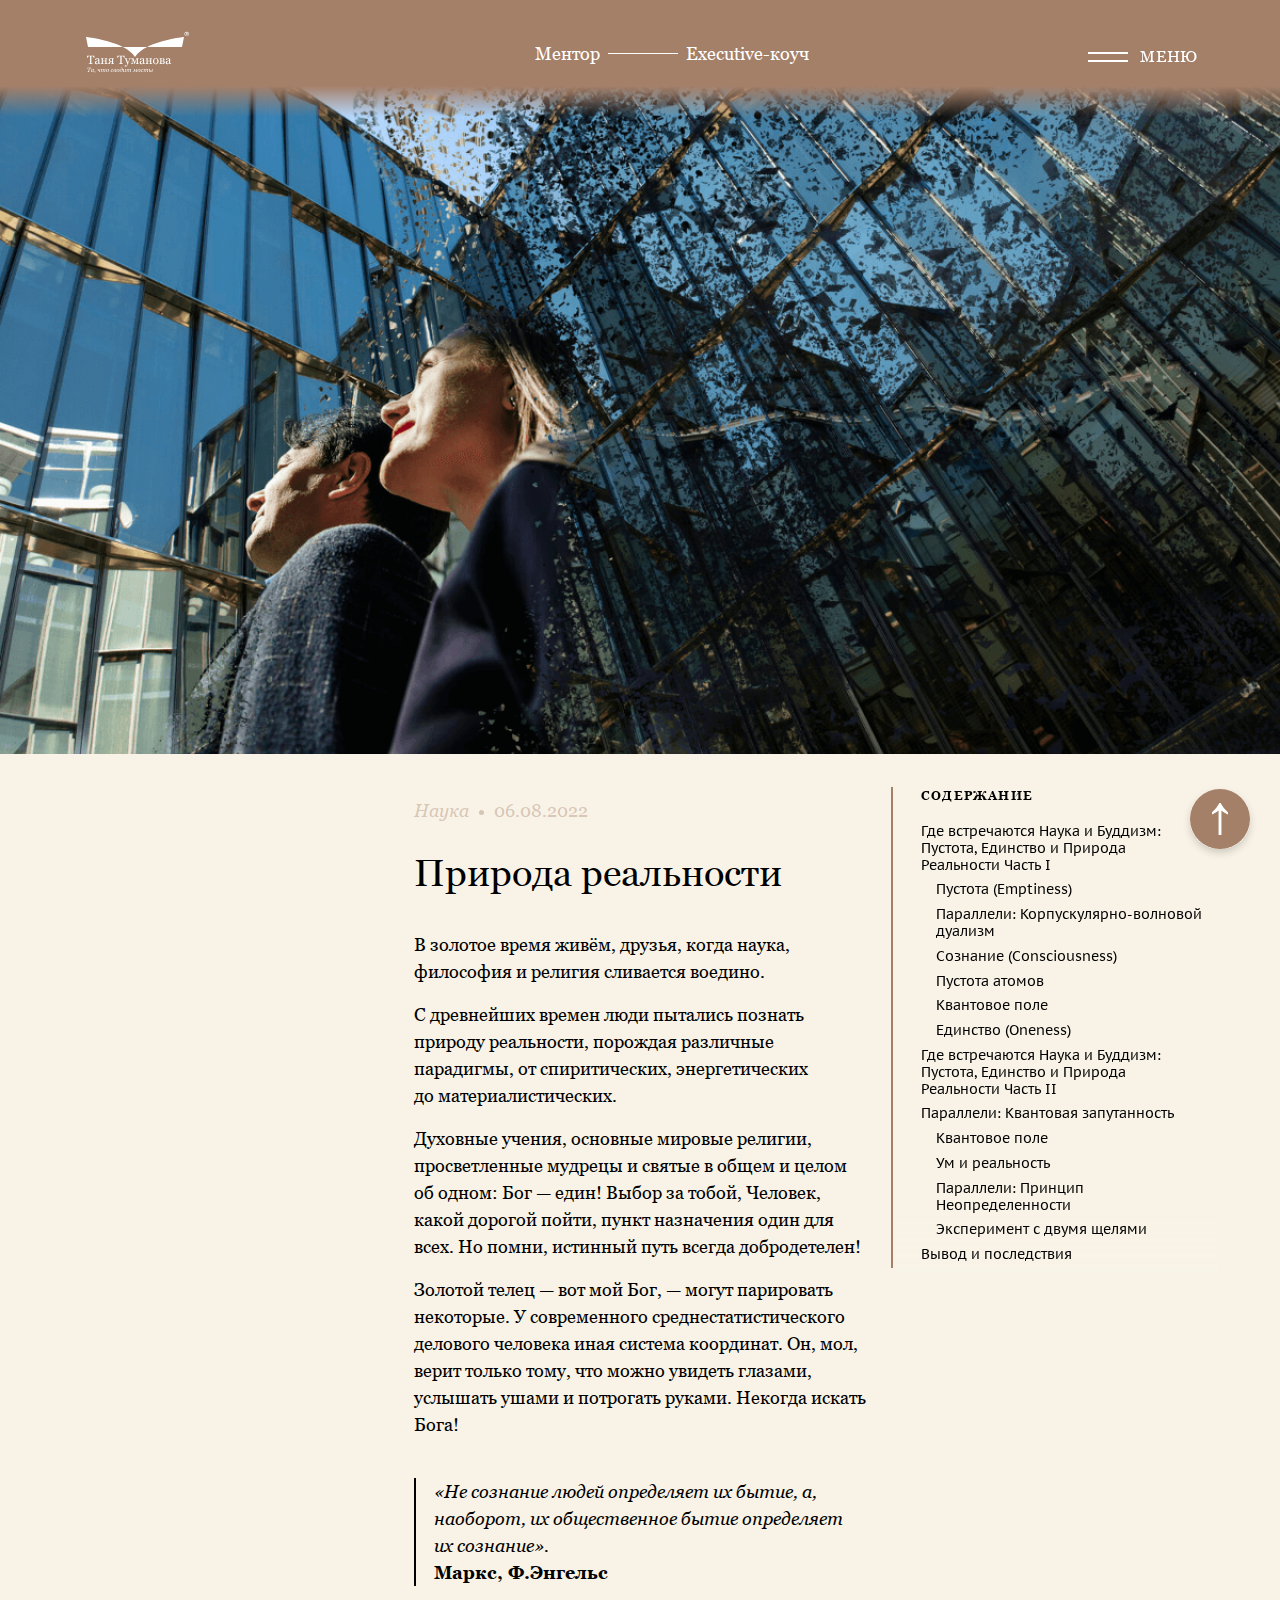
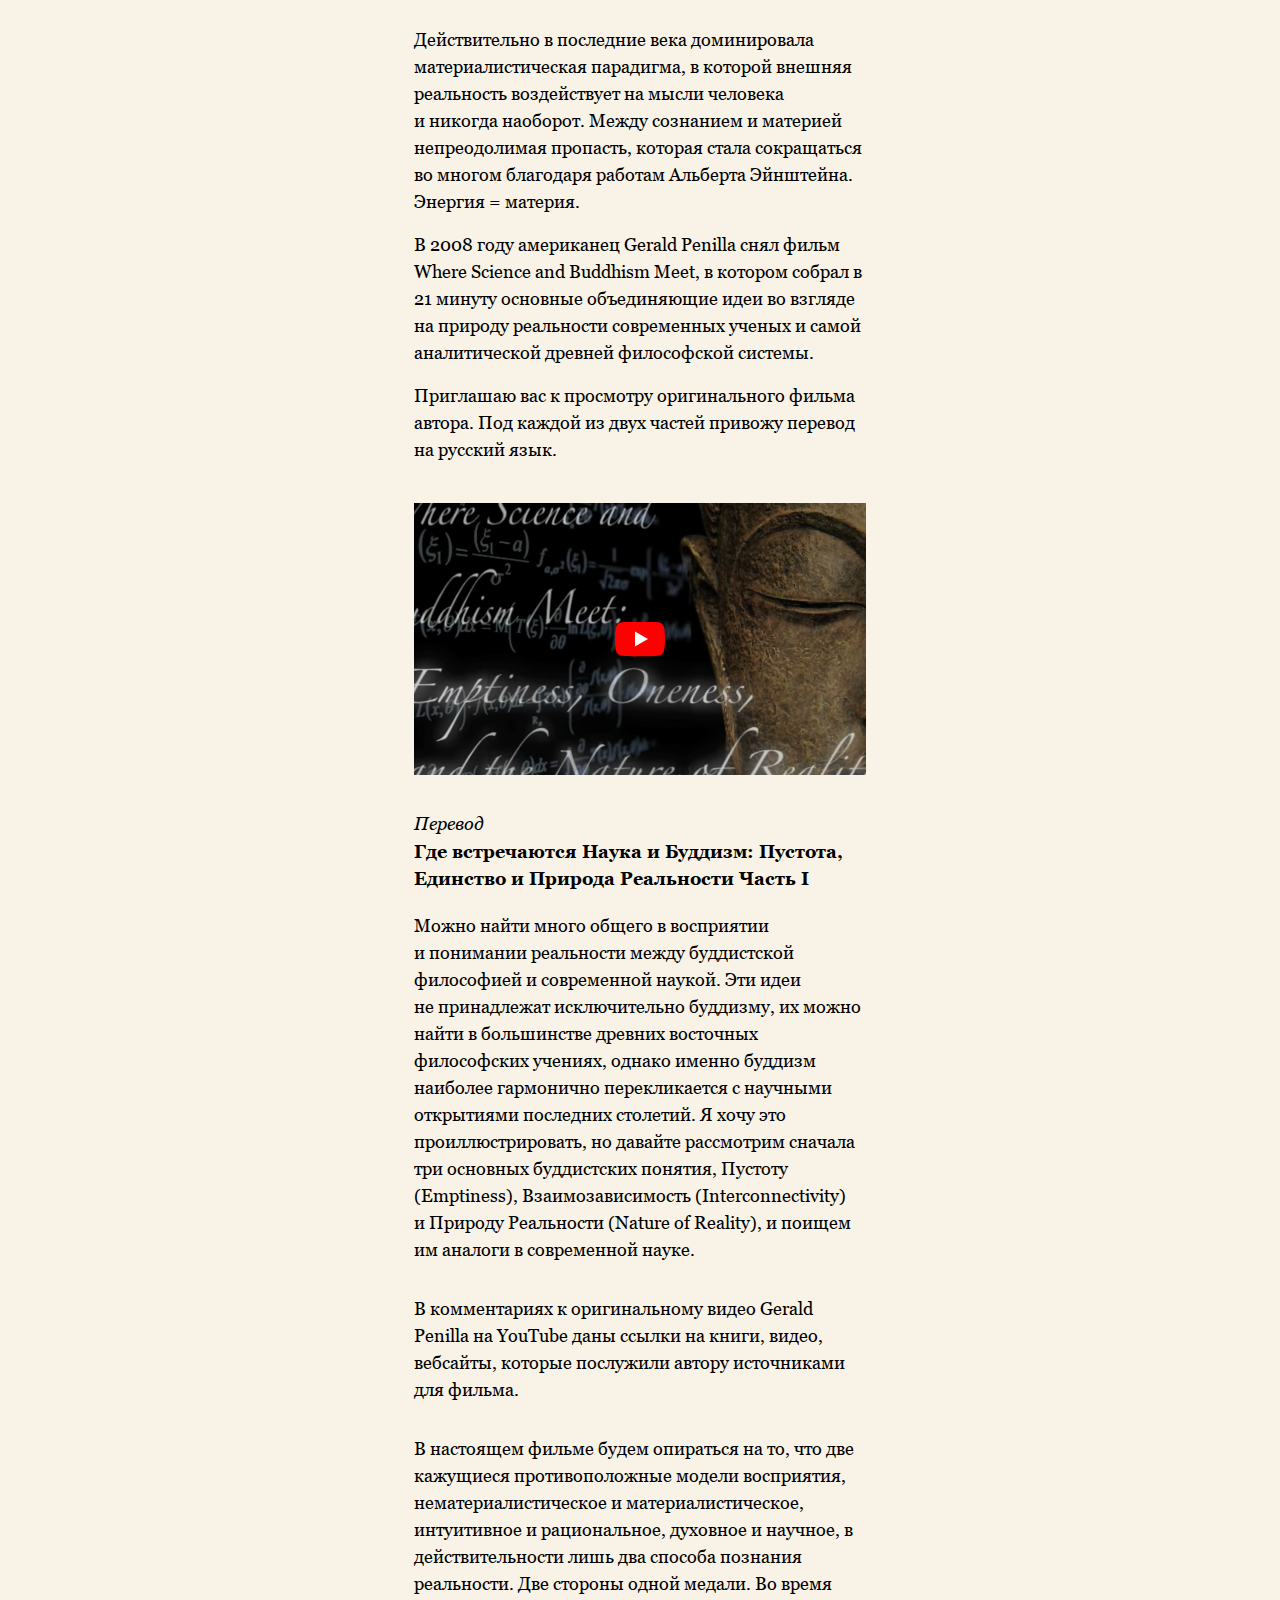
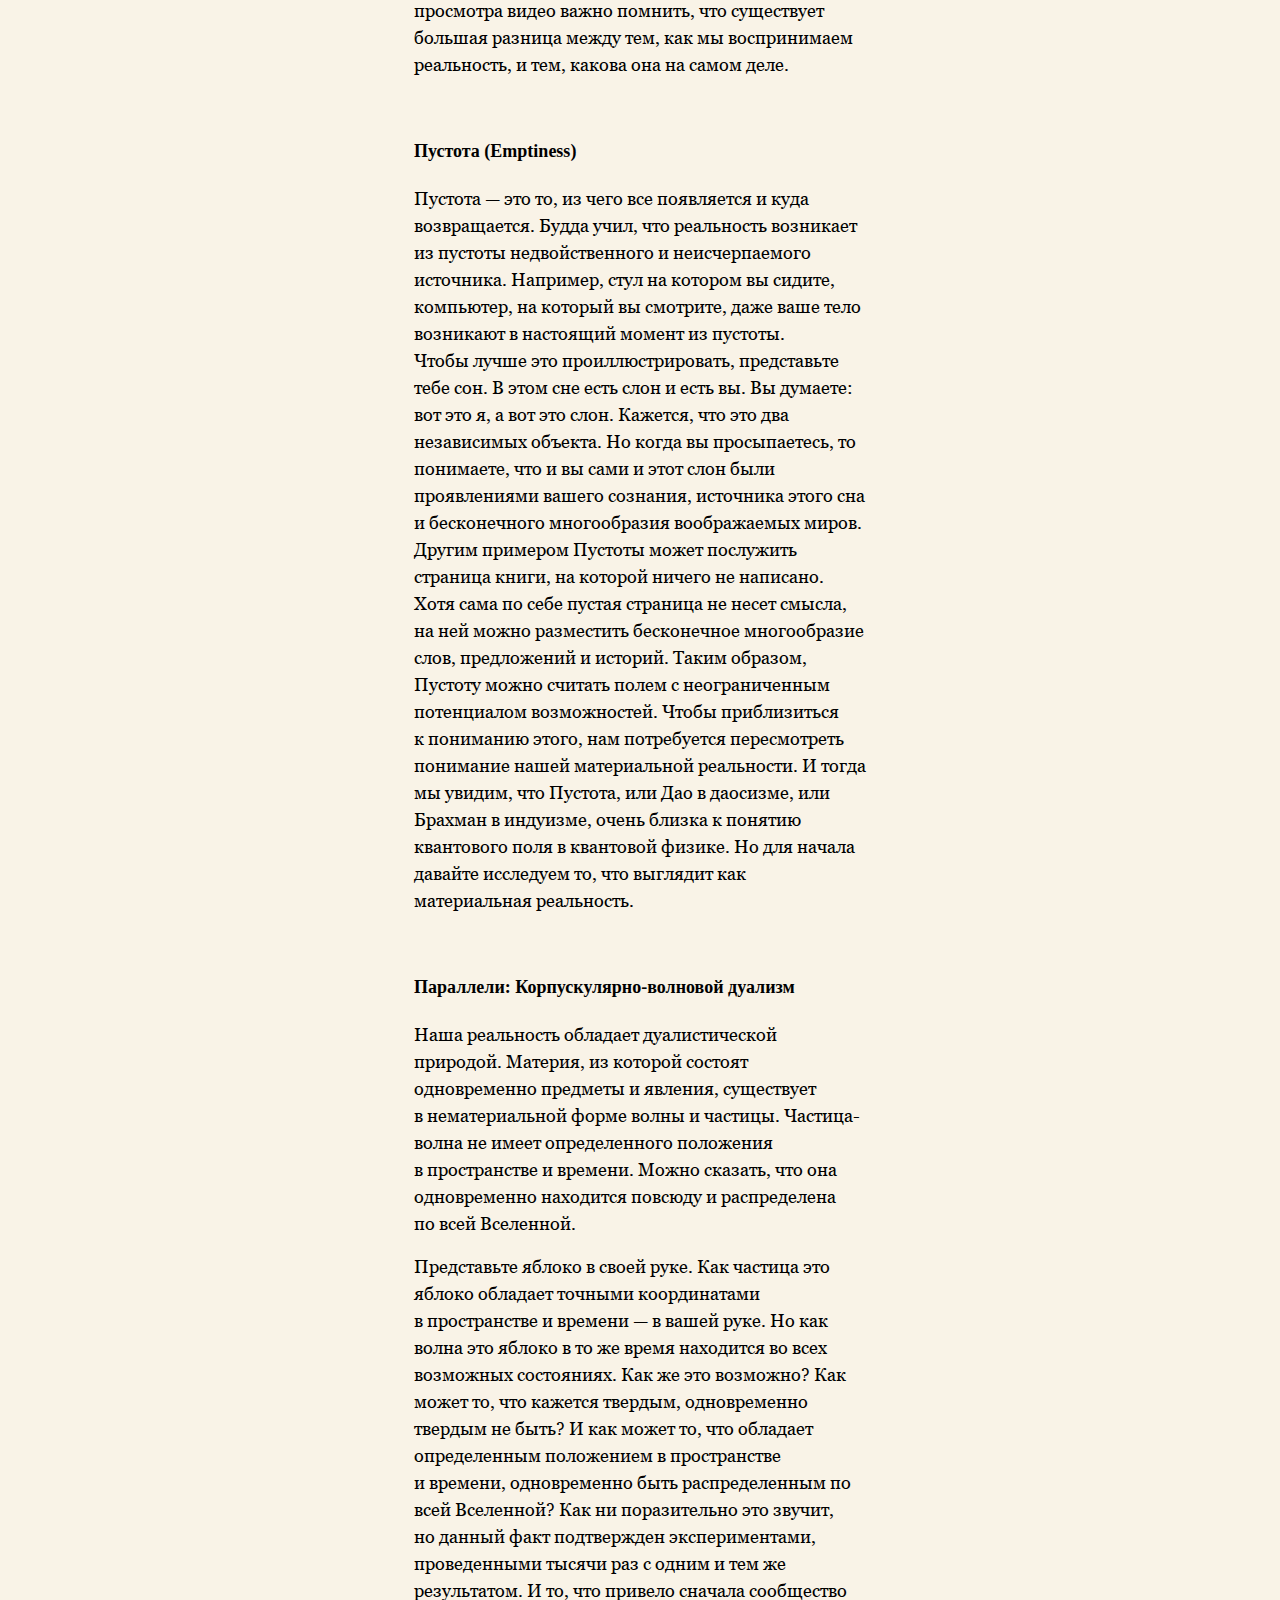
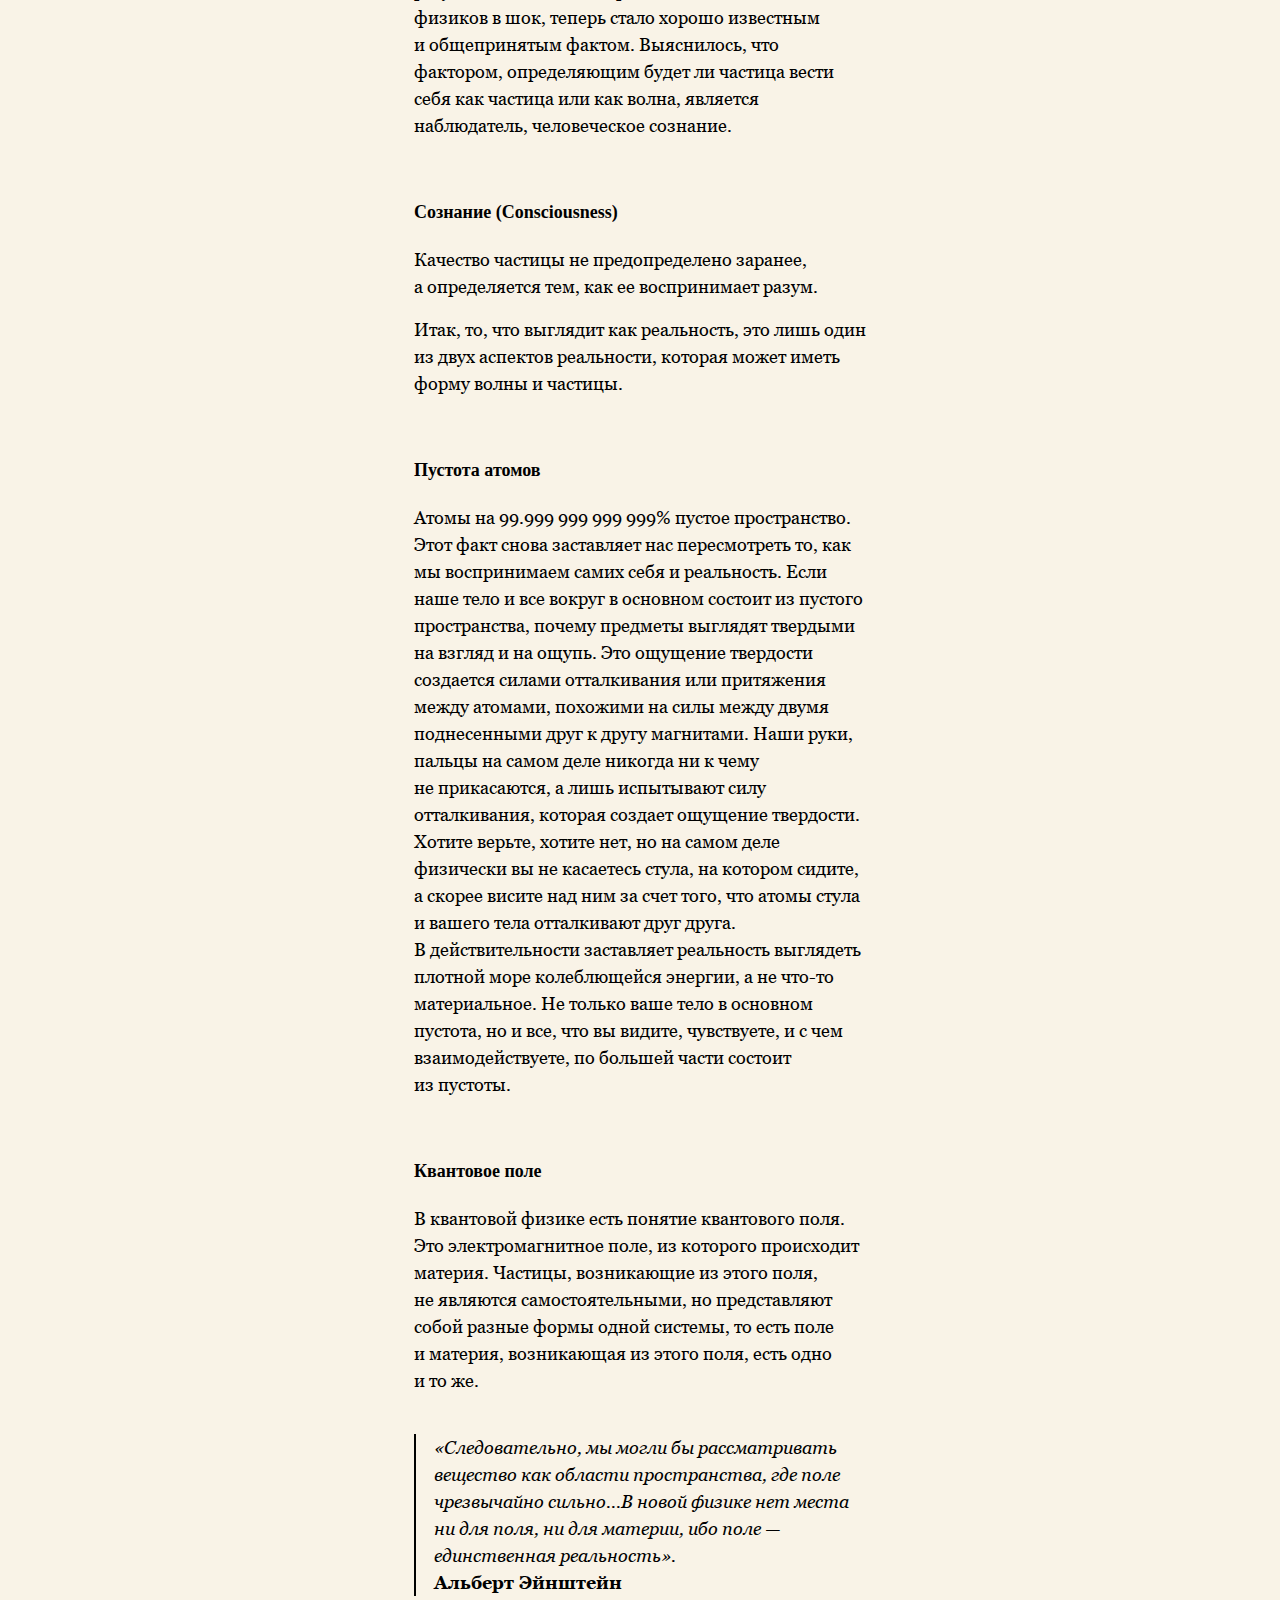
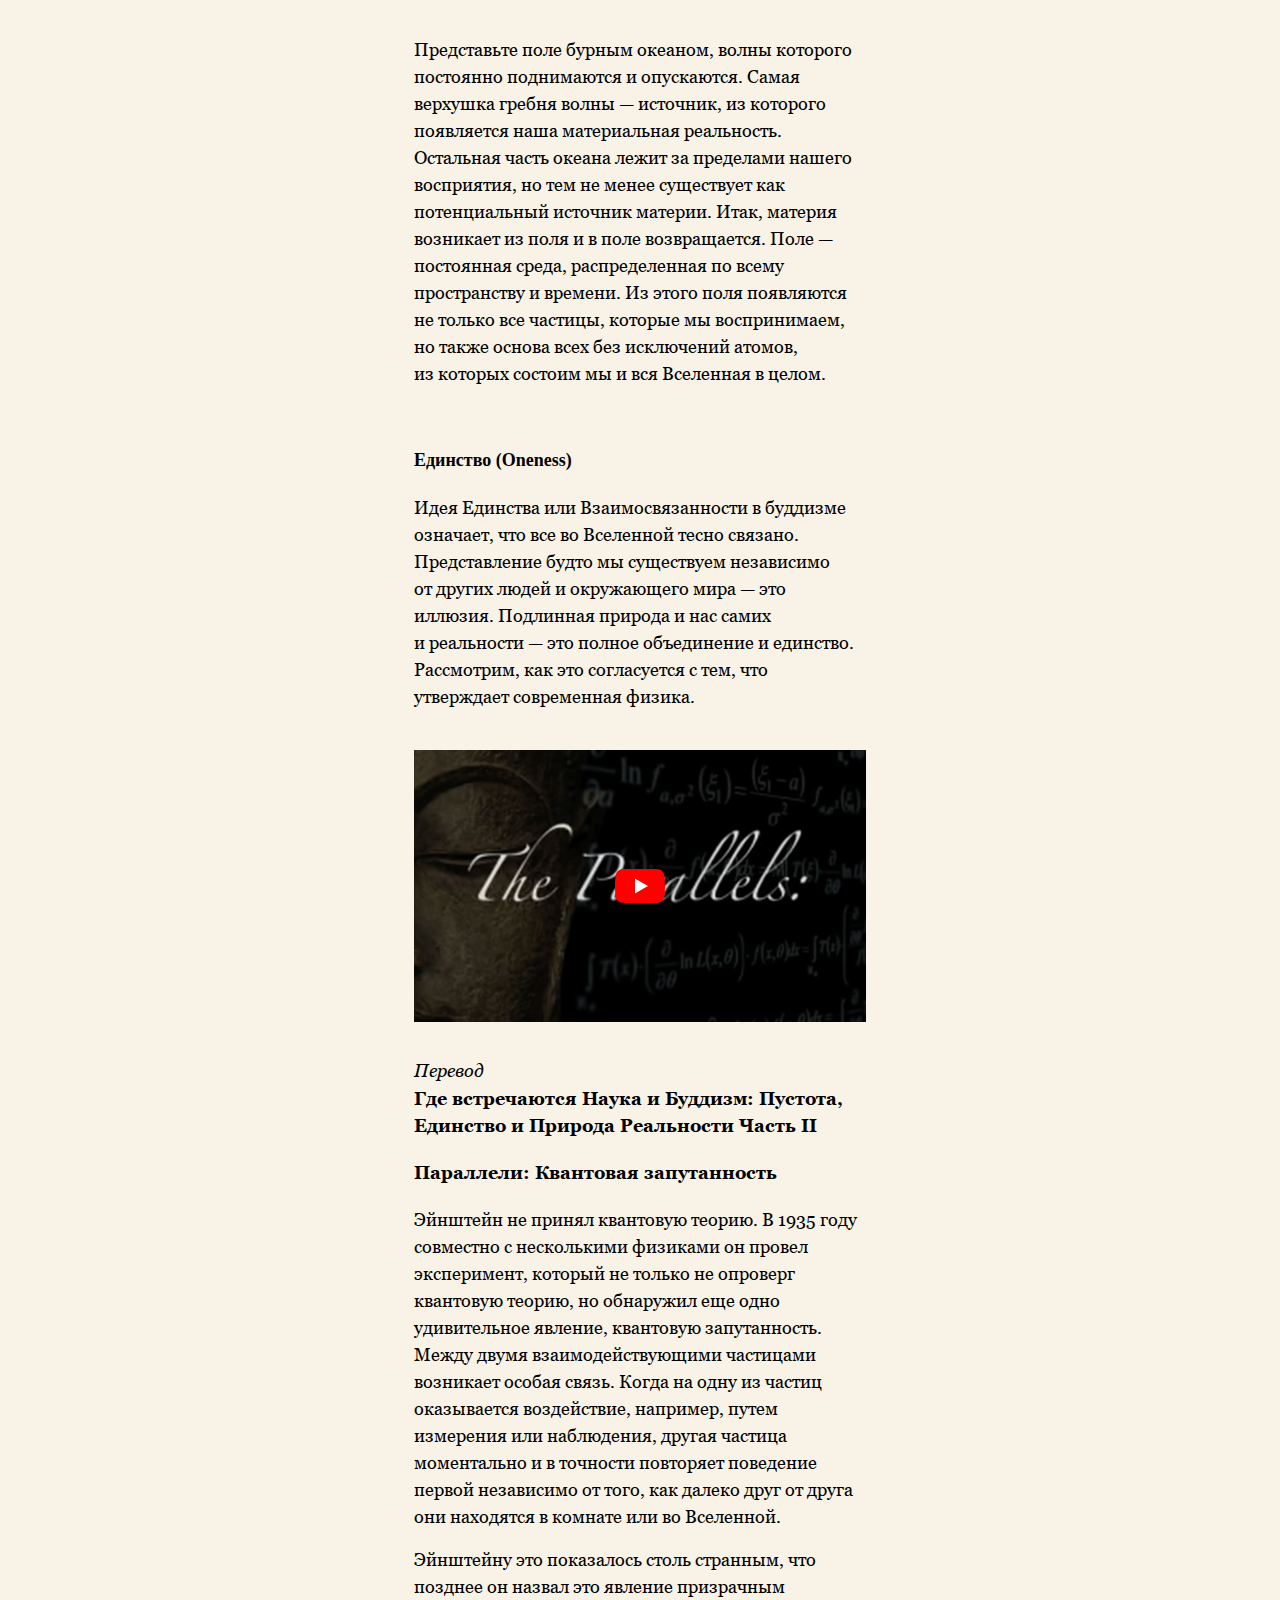
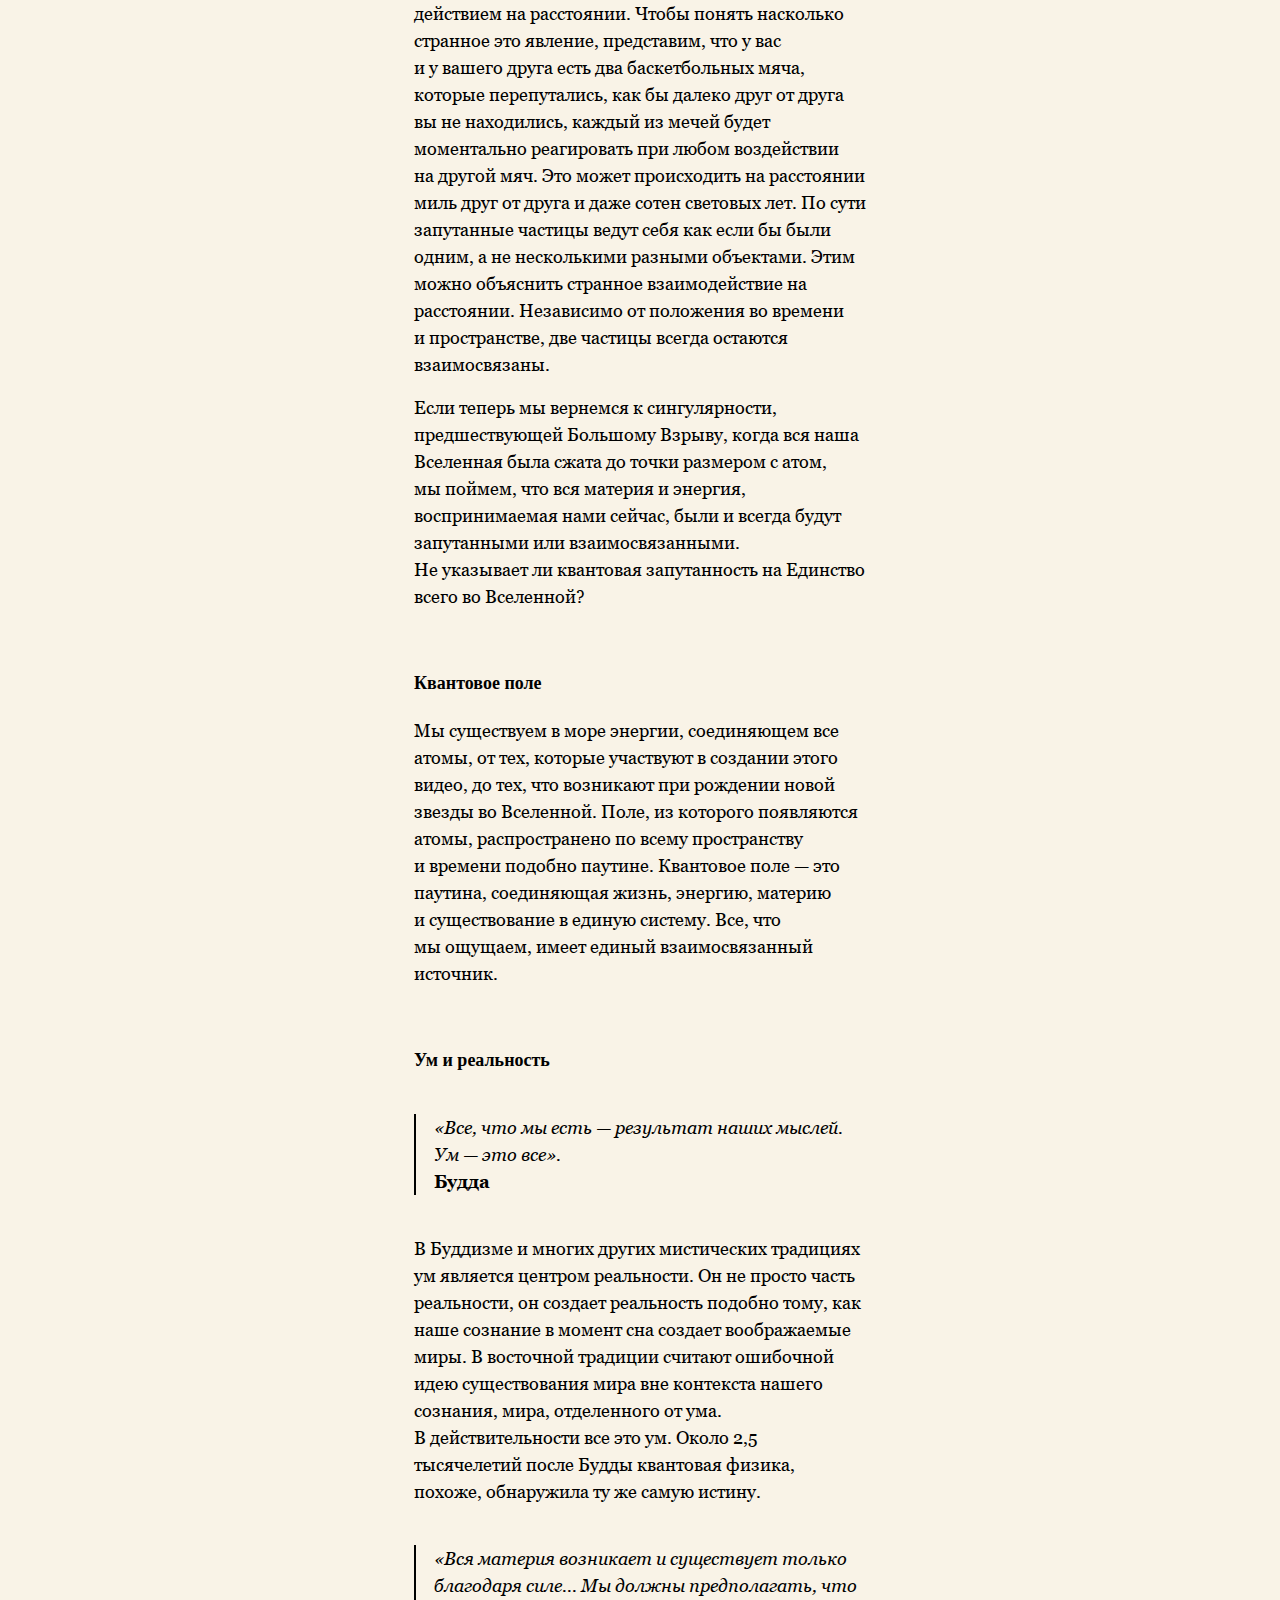
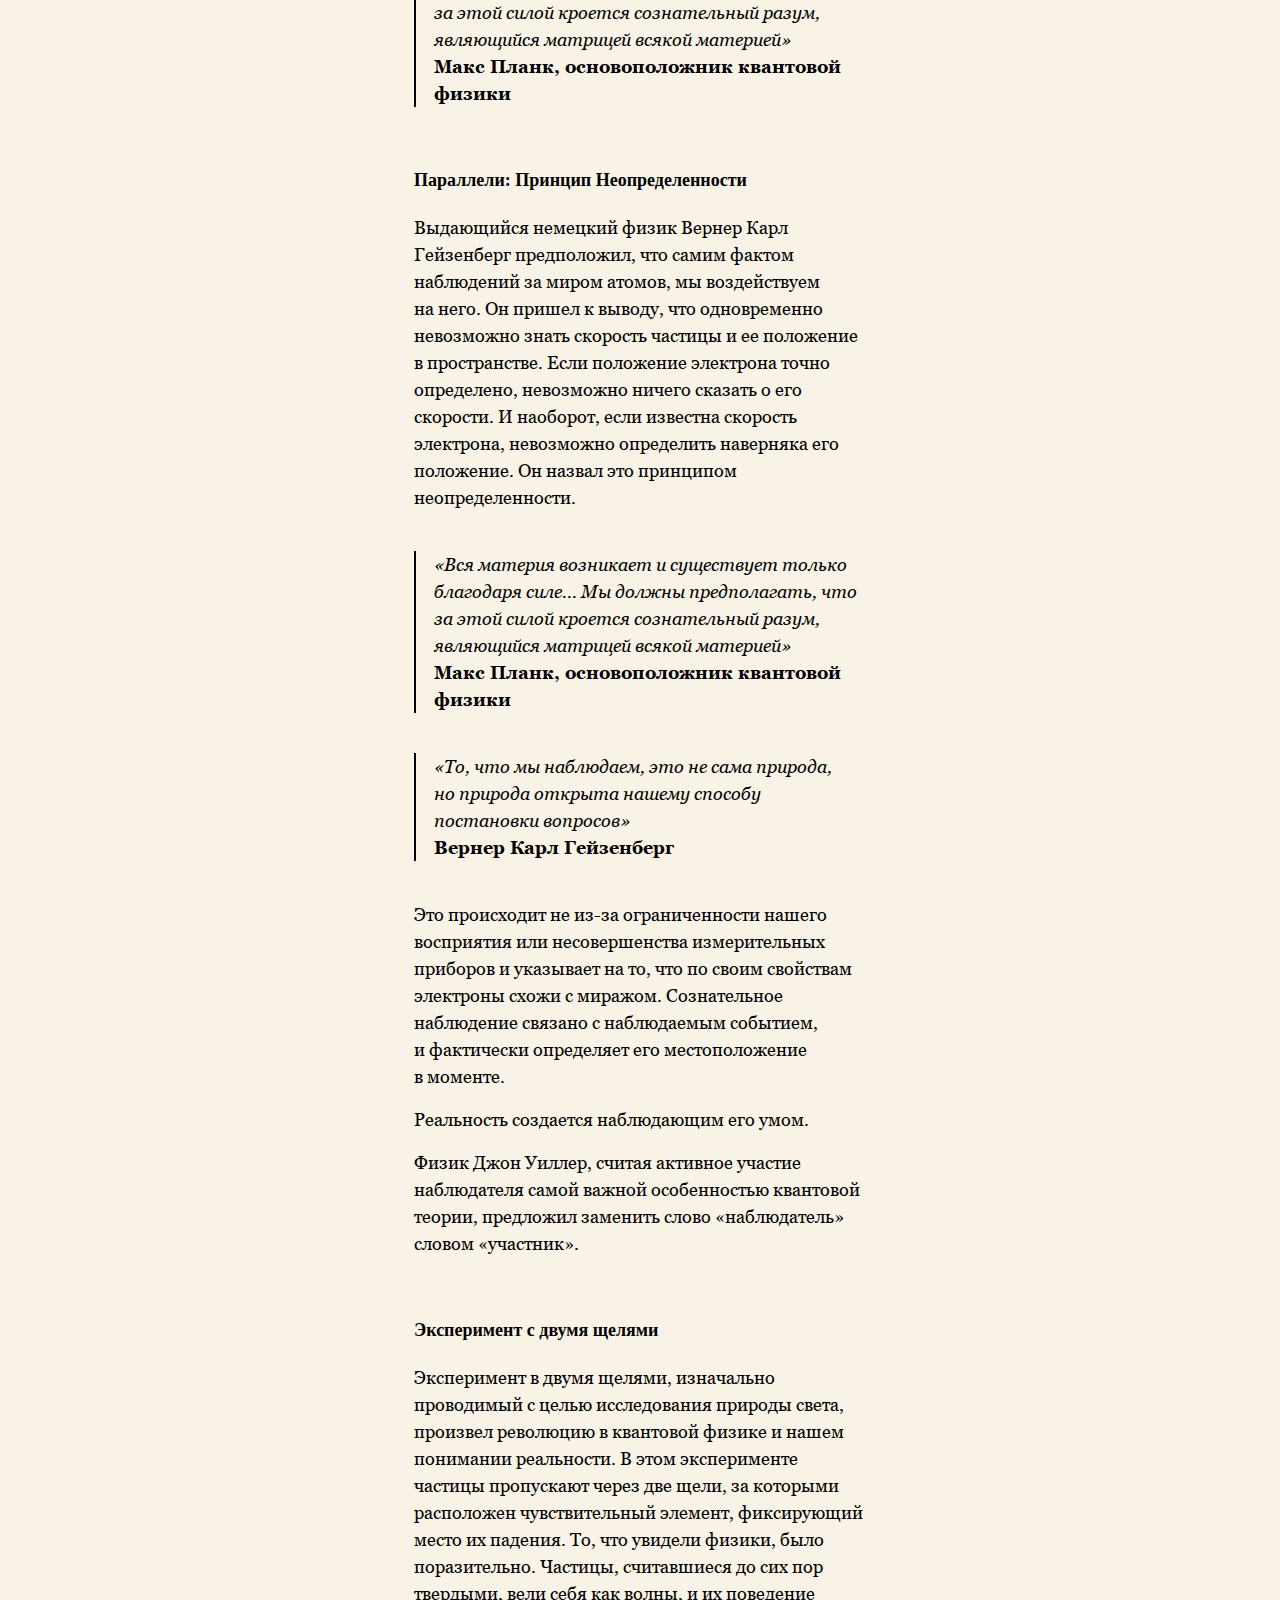
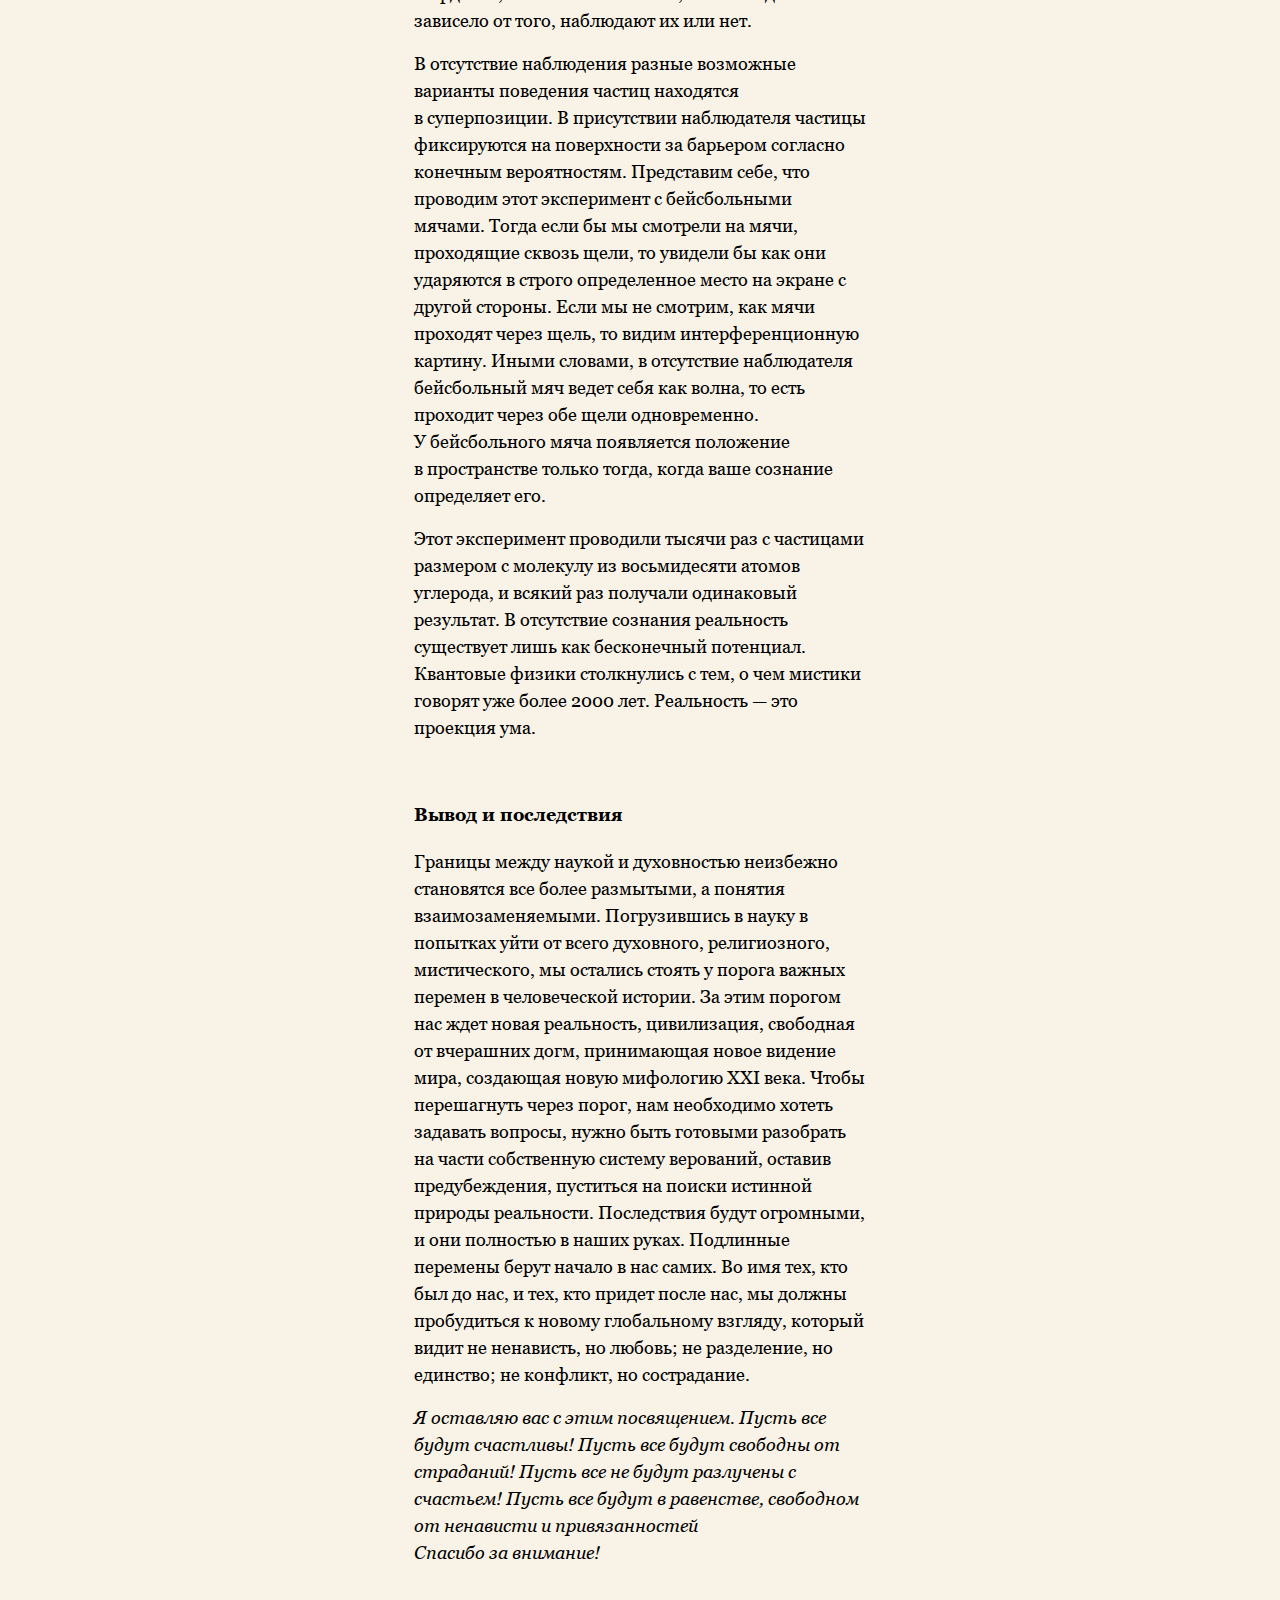
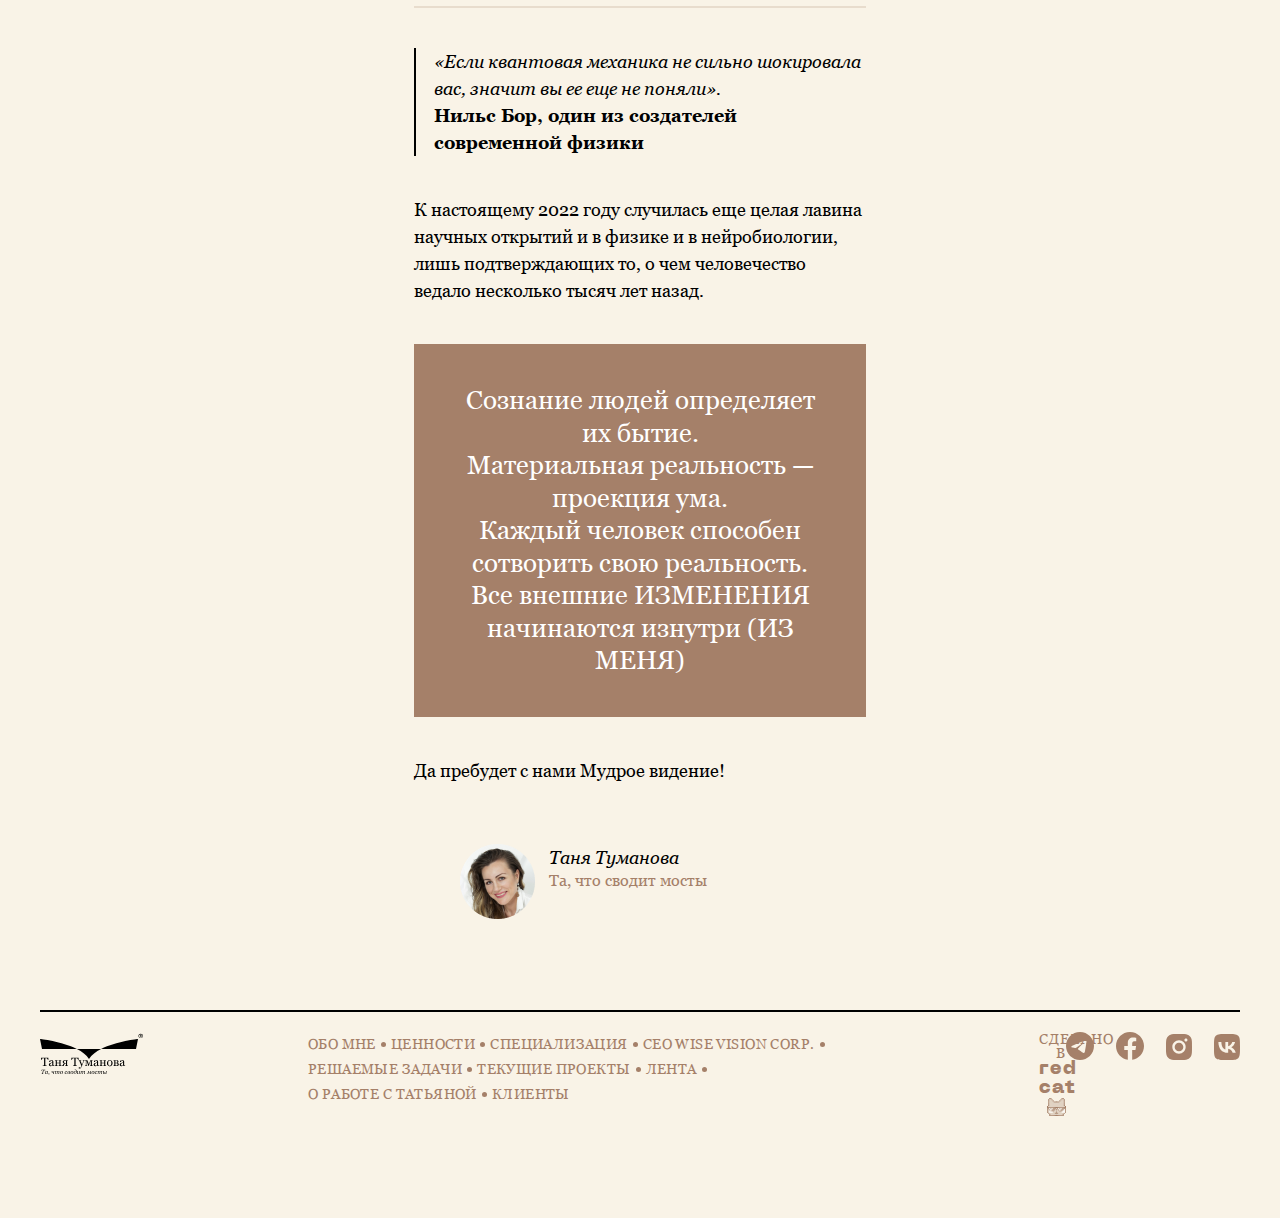
<file: nature.html>
<!DOCTYPE html>
<html lang="ru">

<head>
    <meta charset="UTF-8">
    <meta name="viewport"
          content="width=device-width, initial-scale=1.0">
    <link rel="stylesheet"
          href="styles/reset.css">
    <link rel="stylesheet"
          href="styles/style.css">
    <link rel="stylesheet"
          href="styles/variables.css">
    <link rel="stylesheet"
          href="styles/media.css">
    <link rel="icon"
          href="Favicon.svg"
          type="image/svg+xml">
    <title>Природа реальности</title>
</head>

<body class="body">
    <header class="header"
            id="header">
        <div class="header__wrap">
            <div class="container flex-between">
                <a href="index.html"><img src="images/Мост-опора-3.svg"
                         alt="Логотип компании"></a>

                <div class="header__center-text">
                    <p class="center-text-1">Ментор</p>
                    <div class="center-text-block"></div>

                    <p class="center-text-2">Executive-коуч</p>
                </div>

                <nav class="header__burger-nav">
                    <ul>
                        <li class="header__burger-list"><a id="header-menu-list-1"
                               href="index.html#about_me"
                               class="header__link">ОБО
                                МНЕ</a></li>
                        <li class="header__burger-list"><a id="header-menu-list-2"
                               href="index.html#values"
                               class="header__link">ЦЕННОСти</a></li>
                        <li class="header__burger-list"><a id="header-menu-list-3"
                               href="index.html#specialization"
                               class="header__link">СПЕЦиАлизАЦия</a></li>
                        <li class="header__burger-list"><a id="header-menu-list-4"
                               href="index.html#CEO-WISE-VISION-CORP"
                               class="header__link">CEO
                                WiSE Vision CoRp.</a></li>
                        <li class="header__burger-list"><a id="header-menu-list-5"
                               href="index.html#tasks-to-be-solved"
                               class="header__link">РЕшАЕмыЕ ЗАДАчИ</a></li>
                        <li class="header__burger-list"><a id="header-menu-list-6"
                               href="index.html#current-projects"
                               class="header__link">тЕкущиЕ
                                проЕкты</a></li>
                        <li class="header__burger-list"><a id="header-menu-list-7"
                               href="index.html#lenta"
                               class="header__link">ЛЕнта</a></li>
                        <li class="header__burger-list"><a id="header-menu-list-7"
                               href="index.html#about-job"
                               class="header__link">О
                                рАботЕ с&nbspТАтьяной</a></li>
                        <li class="header__burger-list"><a id="header-menu-list-7"
                               href="index.html#current-projects"
                               class="header__link">ТЕКУЩИЕ ПРОЕКТЫ</a></li>
                        <li class="header__burger-list"><a id="header-menu-list-7"
                               href="index.html#clients"
                               class="header__link">КЛиЕнты</a></li>
                    </ul>
                </nav>
                <div class="header__burger-menu">
                    <span></span>
                    <div class="header__text-wrapper">
                        <p class="header__menu-text">МЕНЮ</p>
                    </div>
                </div>
            </div>
        </div>
    </header>

    <h1 class="nature__main">

    </h1>
    <div class="main__wrapper">
    <main class="main-container container-text">
        <div class="btn__page"><a href="#header">
                <img class="btn__pageUp"
                     src="./images/btn-up-page.svg"
                     alt="Вверх"
                     onmouseover="this.src='./images/btn-up-page-hover.svg'; "
                     onmouseout="this.src='./images/btn-up-page.svg';">
            </a>
        </div>
        <section>
            
            <nav class="nav__wrapper ">
                <h3>Наука</h3>
                <p>06.08.2022</p>
            </nav>
            <div class="section__title section__title--first">
                <p class="container-text-h1">Природа реальности</p>
            </div>
                <p>В&nbsp;золотое время живём, друзья, когда наука, философия
                    и&nbsp;религия сливается воедино.</p><br />
                <p>C&nbsp;древнейших времен люди пытались познать природу реальности, порождая различные парадигмы, от
                    спиритических, энергетических до&nbsp;материалистических.</p><br>
                <p>Духовные учения, основные мировые религии, просветленные мудрецы и&nbsp;святые в&nbsp;общем
                    и&nbsp;целом об&nbsp;одном:
                    Бог &mdash;
                    един! Выбор за&nbsp;тобой, Человек, какой дорогой пойти, пункт назначения один для всех.
                    Но&nbsp;помни,
                    истинный
                    путь всегда добродетелен! </p><br />
                <p>Золотой телец&nbsp;&mdash; вот мой Бог,&nbsp;&mdash; могут парировать некоторые. У&nbsp;современного
                    среднестатистического
                    делового
                    человека иная система координат. Он, мол, верит только тому, что можно увидеть глазами, услышать
                    ушами и
                    потрогать руками. Некогда искать Бога!</p>
        </section>
        <section>
                <div class="quote-container">
                    <div class="quote">
                        «Не сознание людей определяет их бытие, а, наоборот, их общественное бытие определяет
                        их сознание».
                        <br> <span>Маркс, Ф.Энгельс</span>
                    </div>
                </div>
        </section>
        <section class="sec-2">
                <p>
                    Действительно в&nbsp;последние века доминировала материалистическая парадигма, в&nbsp;которой
                    внешняя
                    реальность
                    воздействует на&nbsp;мысли человека и&nbsp;никогда наоборот. Между сознанием и&nbsp;материей
                    непреодолимая
                    пропасть,
                    которая стала сокращаться во&nbsp;многом благодаря работам Альберта Эйнштейна. Энергия = материя.
                </p><br />
                <p>В&nbsp;2008 году американец Gerald Penilla снял фильм Where Science and Buddhism Meet, в&nbsp;котором
                    собрал в
                    21
                    минуту основные объединяющие идеи во&nbsp;взгляде на&nbsp;природу реальности современных ученых
                    и&nbsp;самой
                    аналитической древней философской системы.</p><br />
                <p>Приглашаю вас к&nbsp;просмотру оригинального фильма автора.
                    Под
                    каждой из&nbsp;двух частей привожу перевод на&nbsp;русский язык.</p>
        </section>
        <section class="to-play container-video"
                 data-id="player-1"
                 data-video="qj_i7YqDwJA"
                 style="background-image: url(./images/vid1_prev.png);">
            <div id="player-1">
                <img src="./images/YouTube.svg"
                     alt="Where Science and Buddhism Meet PART 1">
            </div>
        </section>
        <section>
                <div class="section__note">Перевод</div>
                <h1 class="section__note--title container-text-h2" 
                    id="part-1">Где встречаются Наука и&nbsp;Буддизм: Пустота, Единство и&nbsp;Природа
                    Реальности Часть&nbsp;I
                </h1 >
                <p> Можно найти много общего в&nbsp;восприятии и&nbsp;понимании реальности между буддистской философией
                    и
                    современной
                    наукой. Эти идеи не&nbsp;принадлежат исключительно буддизму, их&nbsp;можно найти в&nbsp;большинстве
                    древних
                    восточных
                    философских учениях, однако именно буддизм наиболее гармонично перекликается с&nbsp;научными
                    открытиями
                    последних столетий. Я&nbsp;хочу это проиллюстрировать, но&nbsp;давайте рассмотрим сначала три
                    основных
                    буддистских
                    понятия, Пустоту (Emptiness), Взаимозависимость (Interconnectivity) и&nbsp;Природу Реальности
                    (Nature of
                    Reality), и&nbsp;поищем им&nbsp;аналоги в&nbsp;современной науке.</p><br /><br />
                <p>В&nbsp;комментариях к&nbsp;оригинальному видео Gerald Penilla на&nbsp;YouTube даны ссылки
                    на&nbsp;книги, видео, вебсайты,
                    которые послужили автору источниками для фильма.</p> <br /><br />
                <p>В&nbsp;настоящем фильме будем опираться на&nbsp;то, что две кажущиеся противоположные модели
                    восприятия,
                    нематериалистическое и&nbsp;материалистическое, интуитивное и&nbsp;рациональное, духовное
                    и&nbsp;научное, в
                    действительности лишь два способа познания реальности. Две стороны одной медали. Во&nbsp;время
                    просмотра
                    видео важно помнить, что существует большая разница между тем, как мы&nbsp;воспринимаем реальность,
                    и
                    тем,
                    какова она на&nbsp;самом деле.</p>
                <h2>Пустота (Emptiness)</h2>
                <p id="empty">Пустота&nbsp;&mdash; это&nbsp;то, из&nbsp;чего все появляется и&nbsp;куда возвращается.
                    Будда учил, что реальность
                    возникает из
                    пустоты недвойственного и&nbsp;неисчерпаемого источника. Например, стул на&nbsp;котором
                    вы&nbsp;сидите, компьютер,
                    на
                    который вы&nbsp;смотрите, даже ваше тело возникают в&nbsp;настоящий момент из&nbsp;пустоты.</p>
                <p>Чтобы лучше это проиллюстрировать, представьте тебе сон. В&nbsp;этом сне есть слон
                    и&nbsp;есть&nbsp;вы. Вы&nbsp;думаете:
                    вот
                    это&nbsp;я, а&nbsp;вот это слон. Кажется, что это два независимых объекта. Но&nbsp;когда
                    вы&nbsp;просыпаетесь, то
                    понимаете,
                    что и&nbsp;вы&nbsp;сами и&nbsp;этот слон были проявлениями вашего сознания, источника этого сна
                    и&nbsp;бесконечного
                    многообразия воображаемых миров.</p>
                <p>Другим примером Пустоты может послужить страница книги, на&nbsp;которой ничего не&nbsp;написано. Хотя
                    сама по
                    себе
                    пустая страница не&nbsp;несет смысла, на&nbsp;ней можно разместить бесконечное многообразие слов,
                    предложений
                    и
                    историй. Таким образом, Пустоту можно считать полем с&nbsp;неограниченным потенциалом возможностей.
                    Чтобы
                    приблизиться к&nbsp;пониманию этого, нам потребуется пересмотреть понимание нашей материальной
                    реальности. И
                    тогда мы&nbsp;увидим, что Пустота, или Дао в&nbsp;даосизме, или Брахман в&nbsp;индуизме, очень
                    близка к&nbsp;понятию
                    квантового поля в&nbsp;квантовой физике. Но&nbsp;для начала давайте исследуем&nbsp;то, что выглядит
                    как
                    материальная
                    реальность.</p>
                <h2 id="parallels">Параллели: Корпускулярно-волновой дуализм</h2>
                <p>Наша реальность обладает дуалистической природой. Материя, из&nbsp;которой состоят одновременно
                    предметы и
                    явления, существует в&nbsp;нематериальной форме волны и&nbsp;частицы. Частица-волна не&nbsp;имеет
                    определенного
                    положения в&nbsp;пространстве и&nbsp;времени. Можно сказать, что она одновременно находится повсюду
                    и
                    распределена
                    по&nbsp;всей Вселенной.</p><br/>
                <p>Представьте яблоко в&nbsp;своей руке. Как частица это яблоко обладает точными координатами
                    в&nbsp;пространстве
                    и
                    времени&nbsp;&mdash; в&nbsp;вашей руке. Но&nbsp;как волна это яблоко в&nbsp;то&nbsp;же время
                    находится во&nbsp;всех возможных
                    состояниях.
                    Как&nbsp;же это возможно? Как может&nbsp;то, что кажется твердым, одновременно твердым не&nbsp;быть?
                    И&nbsp;как может
                    то,
                    что обладает определенным положением в&nbsp;пространстве и&nbsp;времени, одновременно быть
                    распределенным по
                    всей
                    Вселенной? Как ни&nbsp;поразительно это звучит, но&nbsp;данный факт подтвержден экспериментами,
                    проведенными
                    тысячи раз с&nbsp;одним и&nbsp;тем&nbsp;же результатом. И&nbsp;то, что привело сначала сообщество
                    физиков в&nbsp;шок, теперь
                    стало хорошо известным и&nbsp;общепринятым фактом. Выяснилось, что фактором, определяющим
                    будет&nbsp;ли
                    частица
                    вести себя как частица или как волна, является наблюдатель, человеческое сознание.</p>
                <h2 id="conscience">Сознание (Consciousness)</h2>
                <p>Качество частицы не&nbsp;предопределено заранее, а&nbsp;определяется тем, как ее&nbsp;воспринимает
                    разум.</p><br />
                <p>Итак, то, что выглядит как реальность, это лишь один из&nbsp;двух аспектов реальности, которая может
                    иметь
                    форму волны и&nbsp;частицы.</p>
                <h2 id="empty-of-atoms">Пустота атомов</h2>
                <p>Атомы на&nbsp;99.999&nbsp;999&nbsp;999&nbsp;999% пустое пространство. Этот факт снова заставляет нас
                    пересмотреть&nbsp;то, как
                    мы
                    воспринимаем самих себя и&nbsp;реальность. Если наше тело и&nbsp;все вокруг в&nbsp;основном состоит
                    из&nbsp;пустого
                    пространства, почему предметы выглядят твердыми на&nbsp;взгляд и&nbsp;на&nbsp;ощупь. Это ощущение
                    твердости
                    создается
                    силами отталкивания или притяжения между атомами, похожими на&nbsp;силы между двумя поднесенными
                    друг к
                    другу
                    магнитами. Наши руки, пальцы на&nbsp;самом деле никогда ни&nbsp;к&nbsp;чему не&nbsp;прикасаются,
                    а&nbsp;лишь испытывают силу
                    отталкивания, которая создает ощущение твердости. Хотите верьте, хотите нет, но&nbsp;на&nbsp;самом
                    деле
                    физически
                    вы&nbsp;не&nbsp;касаетесь стула, на&nbsp;котором сидите, а&nbsp;скорее висите над ним за&nbsp;счет
                    того, что атомы стула и
                    вашего
                    тела отталкивают друг друга. В&nbsp;действительности заставляет реальность выглядеть плотной море
                    колеблющейся энергии, а&nbsp;не&nbsp;что-то материальное. Не&nbsp;только ваше тело в&nbsp;основном
                    пустота, но&nbsp;и&nbsp;все,
                    что вы
                    видите, чувствуете, и&nbsp;с&nbsp;чем взаимодействуете, по&nbsp;большей части состоит
                    из&nbsp;пустоты.</p>
                <h2 id="quantum-field">Квантовое поле</h2>
                <p>
                    В&nbsp;квантовой физике есть понятие квантового поля. Это электромагнитное поле, из&nbsp;которого
                    происходит
                    материя. Частицы, возникающие из&nbsp;этого поля, не&nbsp;являются самостоятельными,
                    но&nbsp;представляют собой
                    разные
                    формы одной системы, то&nbsp;есть поле и&nbsp;материя, возникающая из&nbsp;этого поля, есть одно
                    и&nbsp;то&nbsp;же.
                </p>
                <div class="quote-container quote">
                    &laquo;Следовательно, мы&nbsp;могли&nbsp;бы рассматривать вещество как области пространства, где поле чрезвычайно
                    сильно...В новой физике нет места ни&nbsp;для поля, ни&nbsp;для материи, ибо поле&nbsp;&mdash; единственная реальность&raquo;.
                    <br> <span>Альберт Эйнштейн</span>
                </div>
                <p>Представьте поле бурным океаном, волны которого постоянно поднимаются и&nbsp;опускаются. Самая верхушка
                    гребня
                    волны&nbsp;&mdash; источник, из&nbsp;которого появляется наша материальная реальность. Остальная часть океана лежит
                    за&nbsp;пределами нашего восприятия, но&nbsp;тем не&nbsp;менее существует как потенциальный источник материи. Итак,
                    материя возникает из&nbsp;поля и&nbsp;в&nbsp;поле возвращается. Поле&nbsp;&mdash; постоянная среда, распределенная по&nbsp;всему
                    пространству и&nbsp;времени. Из&nbsp;этого поля появляются не&nbsp;только все частицы, которые мы&nbsp;воспринимаем,
                    но&nbsp;также основа всех без исключений атомов, из&nbsp;которых состоим мы&nbsp;и&nbsp;вся Вселенная в&nbsp;целом.</p>
                <h2 id="oneness">Единство (Oneness)</h2>
                <p>Идея Единства или Взаимосвязанности в&nbsp;буддизме означает, что все во&nbsp;Вселенной тесно связано.
                    Представление будто мы&nbsp;существуем независимо от&nbsp;других людей и&nbsp;окружающего мира&nbsp;&mdash; это иллюзия.
                    Подлинная
                    природа и&nbsp;нас самих и&nbsp;реальности&nbsp;&mdash; это полное объединение и&nbsp;единство. Рассмотрим, как это
                    согласуется с
                    тем, что утверждает современная физика.</p>        </section>
        <section class="to-play container-video"
                 data-id="player-2"
                 data-video="ZlmrHMBW36w"
                 style="background-image: url(./images/vid2_prev.png);">
            <div id="player-2">
                <img src="./images/YouTube.svg"
                     alt="Where Science and Buddhism Meet PART 2">
            </div>
        </section>

        <section>
                <div class="section__note">Перевод</div>
                <h1 class="section__note--title container-text-h2"
                    id="part-2">Где встречаются Наука и&nbsp;Буддизм: Пустота, Единство и&nbsp;Природа Реальности Часть&nbsp;II</h1>
                <h1 id="parallels-2" class="sub--title-h1">Параллели: Квантовая запутанность</h2>
                    <p>Эйнштейн не&nbsp;принял квантовую теорию. В&nbsp;1935 году совместно с&nbsp;несколькими физиками он&nbsp;провел
                        эксперимент,
                        который не&nbsp;только не&nbsp;опроверг квантовую теорию, но&nbsp;обнаружил еще одно удивительное явление,
                        квантовую
                        запутанность. Между двумя взаимодействующими частицами возникает особая связь. Когда на&nbsp;одну из
                        частиц
                        оказывается воздействие, например, путем измерения или наблюдения, другая частица моментально и
                        в
                        точности повторяет поведение первой независимо от&nbsp;того, как далеко друг от&nbsp;друга они находятся в
                        комнате
                        или во&nbsp;Вселенной.</p><br/>
                        <p>Эйнштейну это показалось столь странным, что позднее он&nbsp;назвал это явление призрачным действием
                            на
                            расстоянии. Чтобы понять насколько странное это явление, представим, что у&nbsp;вас и&nbsp;у&nbsp;вашего друга
                            есть
                            два
                            баскетбольных мяча, которые перепутались, как&nbsp;бы далеко друг от&nbsp;друга вы&nbsp;не&nbsp;находились, каждый
                            из
                            мечей
                            будет моментально реагировать при любом воздействии на&nbsp;другой мяч. Это может происходить на
                            расстоянии
                            миль друг от&nbsp;друга и&nbsp;даже сотен световых лет. По&nbsp;сути запутанные частицы ведут себя как если&nbsp;бы
                            были
                            одним, а&nbsp;не&nbsp;несколькими разными объектами. Этим можно объяснить странное взаимодействие на
                            расстоянии.
                            Независимо от&nbsp;положения во&nbsp;времени и&nbsp;пространстве, две частицы всегда остаются взаимосвязаны.
                            </p><br/>
                            <p>Если теперь мы&nbsp;вернемся к&nbsp;сингулярности, предшествующей Большому Взрыву, когда вся наша Вселенная
                                была
                                сжата до&nbsp;точки размером с&nbsp;атом, мы&nbsp;поймем, что вся материя и&nbsp;энергия, воспринимаемая нами
                                сейчас,
                                были и
                                всегда будут запутанными или взаимосвязанными. Не&nbsp;указывает&nbsp;ли квантовая запутанность на
                                Единство
                                всего
                                во&nbsp;Вселенной?</p>
                    <h2 class="sec-4__title"
                        id="quantum-field-2">Квантовое поле</h2>
                        <p>Мы&nbsp;существуем в&nbsp;море энергии, соединяющем все атомы, от&nbsp;тех, которые участвуют в&nbsp;создании этого
                            видео, до
                            тех, что возникают при рождении новой звезды во&nbsp;Вселенной. Поле, из&nbsp;которого появляются атомы,
                            распространено по&nbsp;всему пространству и&nbsp;времени подобно паутине. Квантовое поле&nbsp;&mdash; это паутина,
                            соединяющая жизнь, энергию, материю и&nbsp;существование в&nbsp;единую систему. Все, что мы&nbsp;ощущаем, имеет
                            единый
                            взаимосвязанный источник.</p>
                    <h2 id="mind-and-reality">Ум и реальность</h2>
                    <div class="quote-container quote">
                        &laquo;Все, что мы&nbsp;есть&nbsp;&mdash; результат наших мыслей. <br>
                        Ум&nbsp;&mdash; это все&raquo;.
                        <br> <span>Будда</span>
                    </div>
                    <p>В&nbsp;Буддизме и&nbsp;многих других мистических традициях ум&nbsp;является центром реальности. Он&nbsp;не&nbsp;просто
                        часть
                        реальности, он&nbsp;создает реальность подобно тому, как наше сознание в&nbsp;момент сна создает
                        воображаемые
                        миры. В&nbsp;восточной традиции считают ошибочной идею существования мира вне контекста нашего
                        сознания,
                        мира, отделенного от&nbsp;ума. В&nbsp;действительности все это&nbsp;ум. Около&nbsp;2,5 тысячелетий после Будды
                        квантовая
                        физика, похоже, обнаружила ту&nbsp;же самую истину.</p>
                    <div class="quote-container quote">
                        &laquo;Вся материя возникает и&nbsp;существует только благодаря силе... Мы&nbsp;должны предполагать, что за&nbsp;этой
                        силой
                        кроется сознательный разум, являющийся матрицей всякой материей&raquo;
                        <br> <span>Макс Планк, основоположник квантовой физики</span>
                    </div>
                    <h2 id="parallels-3">Параллели: Принцип Неопределенности</h2>
                    <p>Выдающийся немецкий физик Вернер Карл Гейзенберг предположил, что самим фактом наблюдений за
                        миром
                        атомов, мы&nbsp;воздействуем на&nbsp;него. Он&nbsp;пришел к&nbsp;выводу, что одновременно невозможно знать скорость
                        частицы
                        и&nbsp;ее&nbsp;положение в&nbsp;пространстве. Если положение электрона точно определено, невозможно ничего
                        сказать
                        о
                        его скорости. И&nbsp;наоборот, если известна скорость электрона, невозможно определить наверняка его
                        положение. Он&nbsp;назвал это принципом неопределенности.</p>
                    <div class="quote-container quote">
                        &laquo;Вся материя возникает и&nbsp;существует только благодаря силе... Мы&nbsp;должны предполагать, что за&nbsp;этой
                        силой
                        кроется сознательный разум, являющийся матрицей всякой материей&raquo;
                        <br> <span>Макс Планк, основоположник квантовой физики</span>
                    </div>
                    <div class="quote-container quote">
                        &laquo;То, что мы&nbsp;наблюдаем, это не&nbsp;сама природа, но&nbsp;природа открыта нашему способу постановки
                        вопросов&raquo;
                        <br> <span>Вернер Карл Гейзенберг</span>
                    </div>
                    <p>Это происходит не&nbsp;из-за ограниченности нашего восприятия или несовершенства измерительных
                        приборов и
                        указывает на&nbsp;то, что по&nbsp;своим свойствам электроны схожи с&nbsp;миражом. Сознательное наблюдение
                        связано с
                        наблюдаемым событием, и&nbsp;фактически определяет его местоположение в&nbsp;моменте.</p><br/>
                    <p>
                        Реальность создается наблюдающим его умом.
                    </p><br/>
                    <p>Физик Джон Уиллер, считая активное участие наблюдателя самой важной особенностью квантовой
                        теории,
                        предложил заменить слово &laquo;наблюдатель&raquo; словом &laquo;участник&raquo;.</p>
                    <h2 id="experiment">Эксперимент с двумя щелями</h2>
                    <p>Эксперимент в&nbsp;двумя щелями, изначально проводимый с&nbsp;целью исследования природы света, произвел
                        революцию
                        в&nbsp;квантовой физике и&nbsp;нашем понимании реальности. В&nbsp;этом эксперименте частицы пропускают через
                        две
                        щели,
                        за&nbsp;которыми расположен чувствительный элемент, фиксирующий место их&nbsp;падения. То, что увидели
                        физики,
                        было поразительно. Частицы, считавшиеся до&nbsp;сих пор твердыми, вели себя как волны, и&nbsp;их&nbsp;поведение
                        зависело от&nbsp;того, наблюдают их&nbsp;или нет.</p><br/>
                        <p>В&nbsp;отсутствие наблюдения разные возможные варианты поведения частиц находятся в&nbsp;суперпозиции. В
                            присутствии наблюдателя частицы фиксируются на&nbsp;поверхности за&nbsp;барьером согласно конечным
                            вероятностям.
                            Представим себе, что проводим этот эксперимент с&nbsp;бейсбольными мячами. Тогда если&nbsp;бы мы&nbsp;смотрели
                            на
                            мячи,
                            проходящие сквозь щели, то&nbsp;увидели&nbsp;бы как они ударяются в&nbsp;строго определенное место на&nbsp;экране с
                            другой
                            стороны. Если мы&nbsp;не&nbsp;смотрим, как мячи проходят через щель, то&nbsp;видим интерференционную картину.
                            Иными
                            словами, в&nbsp;отсутствие наблюдателя бейсбольный мяч ведет себя как волна, то&nbsp;есть проходит через
                            обе
                            щели
                            одновременно. У&nbsp;бейсбольного мяча появляется положение в&nbsp;пространстве только тогда, когда ваше
                            сознание
                            определяет его. </p><br/>
                    <p>Этот эксперимент проводили тысячи раз с частицами размером с молекулу из восьмидесяти атомов
                        углерода, и
                        всякий раз получали одинаковый результат. В отсутствие сознания реальность существует лишь как
                        бесконечный потенциал. Квантовые физики столкнулись с тем, о чем мистики говорят уже более 2000
                        лет.
                        Реальность — это проекция ума.</p>
                    <h1 id="сonclusion" class="container-text-h2 ">Вывод и последствия</h1>
                    <p>Границы между наукой и духовностью неизбежно становятся все более размытыми, а понятия
                        взаимозаменяемыми.
                        Погрузившись в науку в попытках уйти от всего духовного, религиозного, мистического, мы остались
                        стоять
                        у порога важных перемен в человеческой истории. За этим порогом нас ждет новая реальность,
                        цивилизация,
                        свободная от вчерашних догм, принимающая новое видение мира, создающая новую мифологию XXI века.
                        Чтобы
                        перешагнуть через порог, нам необходимо хотеть задавать вопросы, нужно быть готовыми разобрать
                        на
                        части
                        собственную систему верований, оставив предубеждения, пуститься на поиски истинной природы
                        реальности.
                        Последствия будут огромными, и они полностью в наших руках. Подлинные перемены берут начало в
                        нас
                        самих.
                        Во имя тех, кто был до нас, и тех, кто придет после нас, мы должны пробудиться к новому
                        глобальному
                        взгляду, который видит не ненависть, но любовь; не разделение, но единство; не конфликт, но
                        сострадание.
                    </p><br />
                    <p><i class="quote-2 pseudo-elem">Я оставляю вас с этим посвящением. Пусть все будут счастливы!
                            Пусть
                            все будут
                            свободны от страданий! Пусть все не будут разлучены с счастьем! Пусть все будут в равенстве,
                            свободном от ненависти и привязанностей<br>
                            Спасибо за внимание!</i></p>
            <div>
                    <div class="quote-container quote">
                        «Если квантовая механика не сильно шокировала вас, значит вы ее еще не поняли».
                        <br> <span>Нильс Бор, один из создателей современной физики</span>
                    </div>
                    <p>К настоящему 2022 году случилась еще целая лавина научных открытий и в физике и в нейробиологии,
                        лишь
                        подтверждающих то, о чем человечество ведало несколько тысяч лет назад.</p>
                </div>
                <div class="nature__block">
                    Сознание людей определяет их бытие. <br> Материальная реальность — проекция ума. <br>Каждый человек
                    способен сотворить свою реальность. <br>Все внешние ИЗМЕНЕНИЯ начинаются изнутри (ИЗ МЕНЯ)
                </div>
                    <p>Да пребудет с нами Мудрое видение!</p>
                    <div class="review__profile-user profile-user-2 container-text">
                        <div class="review__profile-avatar">
                            <img src="./images/Frame45.png"
                                 alt="Профиль">
                        </div>
                        <div class="review__profile-data">
                            <div class="review__profile-user-name">
                                <p class="profile__name">Таня Туманова</p>
                            </div>
                            <div class="review__profile-user-comment">Та, что сводит мосты</div>
                        </div>
            </div>
        </section>
    </main>
</div>
    <footer class="container-4">
        <div class="footer__wrapper">
            <img class="black-logo-img"
                 src="./images/black-logo.svg"
                 alt="Логотип компании">
            <div class="footer__menu-wrapper">
                <ul class="footer__menu-list">
                    <li class="footer__menu-item"><a class="footer__menu-link"
                           href="#about_me">Обо мне</a></li>
                    <li class="footer__menu-item"><a class="footer__menu-link"
                           href="#values">Ценности</a></li>
                    <li class="footer__menu-item"><a class="footer__menu-link"
                           href="#specialization">Специализация</a>
                    </li>
                    <li class="footer__menu-item"><a class="footer__menu-link"
                           href="#CEO-WISE-VISION-CORP">CEO Wise
                            Vision Corp.</a></li>
                    <li class="footer__menu-item"><a class="footer__menu-link"
                           href="#tasks-to-be-solved">Решаемые
                            задачи</a></li>
                    <li class="footer__menu-item"><a class="footer__menu-link"
                           href="#current-projects">Текущие
                            проекты</a></li>

                    <li class="footer__menu-item"><a class="footer__menu-link"
                           href="#lenta">Лента</a></li>
                    <li class="footer__menu-item"><a class="footer__menu-link"
                           href="#about-job">О Работе с Татьяной</a>
                    </li>

                    <li class="footer__menu-item"><a class="footer__menu-link"
                           href="#clients">Клиенты</a></li>
                </ul>
            </div>
            <div class="footer__made-with-wrapper">
                <div class="footer__made-with-social-media">
                    <a href="https://t.me/tvtumanova">
                        <img class="tg__footer-icon"
                             src="./images/Telegram.svg"
                             onmouseover="this.src='./images/TG_hover.svg';"
                             onmouseout="this.src='./images/Telegram.svg';"
                             alt="Telegram">
                    </a>
                    <a href="https://www.facebook.com/tvtumanova">
                        <img class="fc__footer-icon"
                             src="./images/Facebook.svg"
                             onmouseover="this.src='./images/Facebook_hover.svg';"
                             onmouseout="this.src='./images/Facebook.svg';"
                             alt="Facebook"></a>
                    <a href="https://www.instagram.com/tvtumanova">
                        <img class="in__footer-icon"
                             src="./images/Instagram.svg"
                             onmouseover="this.src='./images/INSHOVER.svg';"
                             onmouseout="this.src='./images/Instagram.svg';"
                             alt="Instagram"></a>
                    <a href="https://vk.com/tvtumanova">
                        <img class="vk__footer-icon"
                             src="./images/VK.svg"
                             onmouseover="this.src='./images/VK_hover.svg';"
                             onmouseout="this.src='./images/VK.svg';"
                             alt="VK"></a>
                </div>
                <div class="footer__text-wrapper">
                    <a href="http://redcat.moscow/files/welcome-pres-redcat.pdf">
                        <p class="footer-text">Сделано в <span class="footer__red-cat-name">red cat</span>

                            <img class="footer__red-cat-logo"
                                 src="./images/Red-Cat_logo.svg"
                                 alt="Red-cat-logo">
                        </p>
                    </a>
                </div>
            </div>
        </div>
    </footer>

    <script type="text/javascript"
            src="./script/script-nature.js"></script>
</body>

</html>
</file>
<file: styles/style.css>
html {
    box-sizing: border-box;
    background-color: var(--background-color-gray);

}

*,
*::before,
*::after {
    box-sizing: border-box;
}

a {
    color: inherit;
    text-decoration: none;
}


@font-face {
    font-family: "Georgia";
    src: url("../fonts/Georgia-regular.woff2") format("woff2");
    font-display: swap;
    font-weight: 400;
    font-style: normal;
}

@font-face {
    font-family: "Georgia";
    src: url("../fonts/Georgia-regular.woff") format("woff");
    font-display: swap;
    font-weight: 400;
    font-style: normal;
}

@font-face {
    font-family: "Georgia";
    src: url("../fonts/Georgia-Italic.woff2") format("woff2");
    font-display: swap;
    font-weight: 400;
    font-style: italic;
}

@font-face {
    font-family: "Georgia";
    src: url("../fonts/Georgia-Italic.woff") format("woff");
    font-display: swap;
    font-weight: 400;
    font-style: italic;
}

@font-face {
    font-family: "Georgia";
    src: url("../fonts/Georgia-Bold.woff2") format("woff2");
    font-display: swap;
    font-weight: 700;
    font-style: normal;
}

@font-face {
    font-family: "Georgia";
    src: url("../fonts/Georgia-Bold.woff") format("woff");
    font-display: swap;
    font-weight: 700;
    font-style: normal;
}

@font-face {
    font-family: "Druzhok";
    src: url("../fonts/Druzhok.woff2") format("woff2");
    font-display: swap;
    font-weight: 400;
    font-style: normal;
}


@font-face {
    font-family: "Druzhok";
    src: url("../fonts/Druzhok.woff") format("woff");
    font-display: swap;
    font-weight: 400;
    font-style: normal;
}

@font-face {
    font-family: "MinionPro";
    src: url("../fonts/MinionPro-It.woff2") format("woff2");
    font-display: swap;
    font-weight: 400;
    font-style: italic;
}

@font-face {
    font-family: "MinionPro";
    src: url("../fonts/MinionPro-It.woff") format("woff");
    font-display: swap;
    font-weight: 400;
    font-style: italic;
}

@font-face {
    font-family: "NeueMachina";
    src: url("../fonts/PPNeueMachina-InktrapUltrabold.woff") format("woff");
    font-display: swap;
    font-weight: 800;
    font-style: normal;
}

@font-face {
    font-family: "NeueMachina";
    src: url("../fonts/PPNeueMachina-InktrapUltrabold.woff2") format("woff2");
    font-display: swap;
    font-weight: 800;
    font-style: normal;
}

@font-face {
    font-family: "PTSans-Caption";
    src: url("../fonts/PTSans-Caption.woff") format("woff");
    font-display: swap;
    font-weight: 400;
    font-style: normal;
}

@font-face {
    font-family: "PTSans-Caption";
    src: url("../fonts/PTSans-Caption.woff2") format("woff2");
    font-display: swap;
    font-weight: 400;
    font-style: normal;
}

.light-bulp,
.butterfly,
.hands-heart,
.hands {
    width: 100%;
    object-fit: cover;
}

.header__wrapper {
    display: flex;
    justify-content: space-between;
}

.header {
    padding-top: 30px;
    width: 100%;
    position: absolute;
    background: linear-gradient(180deg, #A58069 73.44%, rgba(165, 128, 105, 0.00) 100%);
}

.header__wrap {
    margin-bottom: 40px;
}

.flex-between {
    display: flex;
    justify-content: space-between;
    align-items: center;
}

.container {
    box-sizing: content-box;
    max-width: 1108px;
    position: relative;
    padding: 0 46px;
    margin: 0 auto;
}

.container-spec {
    margin: 0 auto;
    max-width: 1108px;
    position: relative;
    box-sizing: content-box;

}

.vision-corp__text-external {
    display: none;
}

.mentor__main {
    background: url('../images/Group.png') center/cover;
    background-repeat: no-repeat;
    box-shadow: inset 0 0 0 2000px rgba(240, 201, 179, 0.344);
    max-height: 1200px;

    width: 100%;
}


.sl__line-3,
.sl__line-4 {
    display: flex;
    transition: all 1s;
    overflow-x: hidden;
}

.sl-4 {
    box-sizing: content-box;
    max-width: 1108px;
    position: relative;
    padding: 0 46px;
    margin: 0 auto;
}

.sl__line-1 {
    display: flex;
    position: relative;
    left: 0;
    right: 0;
    margin: 0 auto;
    overflow-x: hidden;
    margin-bottom: 25px;
    z-index: -1;
}

.sl__line-2 {
    animation: slider1Out .8s forwards;

    overflow-x: hidden;
    margin: 0 auto;
    display: flex;
    position: relative;
}

.obj-1 {
    max-width: 100%;
    background: linear-gradient(272deg, rgb(249, 243, 231) 4%, rgba(249, 243, 231, 0) 10%),
        linear-gradient(360deg, rgb(249, 243, 231) 4%, rgba(249, 243, 231, 0) 11%),
        linear-gradient(rgb(249, 243, 231) 1%, rgba(249, 243, 231, 0) 32%),

        url('../images/Pear-red.svg') 100% 21% / auto 143% no-repeat
}

.obj-2 {
    max-width: 100%;
    background:
        linear-gradient(0deg, #F9F3E7 1%, rgba(249, 243, 231, 0.00) 12%),
        linear-gradient(271deg, #F9F3E7 1%, rgba(249, 243, 231, 0.00) 16%),
        linear-gradient(180deg, #F9F3E7 1%, rgba(249, 243, 231, 0.00) 32%),
        url('../images/Pear-yellow.svg') 100% 21%/auto 143% no-repeat;
}

.mentor__main-title h1 {
    font-family: Druzhok, sans-serif;
    font-size: 136px;
    line-height: 112px;
    margin-top: 171px;
    color: var(--font-color);
    padding: 0;
    margin-bottom: 4px;
    white-space: pre-wrap;

}

.mentor__main-description {
    font-size: 32px;
    display: flex;
    font-family: Georgia;
    font-style: italic;
    line-height: normal;
    color: var(--font-color);
    margin-bottom: 7px;
}

.mentor__main-wrapper {
    display: grid;
    grid-template-columns: 40% 60%;
    grid-template-rows: 1fr;
    gap: 0px 0px;
    grid-template-areas:
        ". .";
}

.center-text-block {
    width: 100%;
    margin: 0 auto;
}



.center-text-block::after {
    content: '';
    display: block;
    height: 1px;
    position: relative;
    min-width: 70px;
    margin-left: 8px;
    margin-right: 8px;
    background: var(--color-gray);
}

.mentor__main-text {
    font-size: 16px;
    font-family: Georgia;
    font-style: normal;
    line-height: 150%;
    display: flex;
    max-width: 230px;
    color: var(--font-color);
    margin-bottom: 88px;

}

.mentor__main-itemWrapper {
    display: flex;
    width: 100%;
    flex-direction: column;
}

.mentor__main-img {
    display: grid;
    margin-top: 53px;
    width: 439px;
    height: 645.808px;
    margin-left: 237px;
    position: relative;
    display: block;
}

.header__burger-menu span {
    height: 2px;
    width: 100%;
    transform: scale(0);
    background-color: #FFF;
    align-items: center;
}

.header__burger-menu::before,
.header__burger-menu::after {
    content: '';
    position: absolute;
    height: 2px;
    width: 100%;
    transition: all 0.3s ease 0s;
    background-color: #FFF;
    transition: all 0.3s ease 0s;

}

.header__burger-menu::before {
    top: 0;

}

html,
body {
    scroll-behavior: smooth;
    position: relative;
    font-size: 100%;
    margin: 0;
}

.header__burger-menu::after {
    bottom: 0;

}



.header__burger-menu.active span {
    transform: scale(0);
}

.header__burger-menu.active::before {
    top: 50%;
    transform: rotate(-17.1deg) translate(0, -50%);
}

.header__burger-menu.active::after {
    bottom: 50%;
    transform: rotate(17.1deg) translate(0, 50%);
}

.header__burger-nav {
    position: fixed;
    display: none;
    flex-direction: column;
    width: 100%;
    height: auto;
    z-index: 3;
    top: 0;
    bottom: 0;
    left: 0;
    right: 0;
    overflow-y: scroll;
    padding: 37px 20px;
    background-color: #A58069;
    animation: burgerAnim 0.4s;
}

.header__burger-nav ul {
    position: absolute;
    margin-left: auto;
    margin-right: auto;
    left: 0;
    right: 0;
    text-align: center;
    overflow-y: hidden;
}

.header__burger-list:not(:last-child)::after {
    content: "";
    width: 20px;
    height: 20px;
    position: relative;
    border-radius: 40px;
    display: block;
    background: #FFF;
    margin: 20px auto;
}

.header__burger-list:last-child {
    padding-bottom: 50px;
}

.overflow-none {
    overflow: hidden;
}

.display-none {
    display: none;
}

.header__burger-list:first-child {
    margin-top: 60px;
}

.header__text-mini {
    display: none;

}

.header__link:hover {
    color: rgba(255, 255, 255, 0.5);
    ;
}

.header__burger-list {
    color: #fff;
    font-family: Druzhok, sans-serif;
    font-size: 5rem;
    line-height: 60px;
    letter-spacing: 0em;
    margin-top: 35px;
    text-align: center;
}

.open {
    display: flex !important;
}

.header__burger-menu {
    margin-top: 7px;
    display: flex;
    position: relative;
    z-index: 50;
    align-items: center;
    justify-content: flex-end;
    width: 40px;
    height: 10px;
    left: -66px;
    cursor: pointer;
}

.header__burger-menu p {
    font-size: 16px;
    font-family: Georgia;
    font-style: normal;
    line-height: 150%;
    display: block;
    left: 70px;
    letter-spacing: 0.64px;
    position: relative;
    color: var(--color-gray);
    text-transform: uppercase;
}

.header__center-text {
    display: flex;
    margin: 0 auto;
    justify-content: space-between;
    color: var(--font-color);
    white-space: nowrap;
    align-items: center;
}

.center-text-1 {
    font-size: 18px;
    font-family: Georgia;
    line-height: normal;
    color: var(--font-color);
}

.center-text-2 {
    font-size: 18px;
    font-family: Georgia;
    font-style: normal;
    line-height: normal;
    color: var(--font-color);
}

.center-text-block {
    width: 100%;
}


.header__list li:not(:first-child) {
    padding-left: 30px;
}

.nav-menu__2-lvl {
    margin-left: 12px;
    margin-top: 5px;
}

.nav-menu__2-lvl li {
    margin-bottom: 8px
}


@keyframes burgerAnim {
    from {
        opacity: 0
    }

    top {
        opacity: 1
    }
}

.btn {
    padding: 15px 10px;
}

.mentor__connect-btn {
    z-index: 2;
    outline: none;
    padding: 15px 28px;
    border: 2px solid #FFF;
    border-radius: 70px;
    background: none;
    color: var(--color-gray);
    font-size: 16px;
    font-family: Georgia;
    font-style: normal;
    font-weight: 700;
    display: inline-block;
    line-height: 150%;
    letter-spacing: 1.28px;
    cursor: pointer;
}





.mentor__connect-btn:hover {
    background: var(--color-gray);
    color: var(--font-color-invers-darker);
}

.mentor__connect-btn:hover path,
.mentor__connect-btn path:focus {
    fill: var(--font-color-invers-darker);
}

.mentor__connect-btn path:active {
    fill: white;
}

.container-text {
    max-width: 544px;
    position: relative;
    padding: 0 46px 0 46px;
    margin: 0 auto;
}

.menu-container {
    max-width: 544px;
    margin: 0 auto;
}

.container-text h1,
.container-text p,
.container-text h3 {
    color: #000;
    font-variant-numeric: lining-nums proportional-nums;
    font-family: Georgia, 'sans-serif';
    font-style: normal;
    line-height: 150%;
}

.container-text h1 {
    font-size: 38px;
}

#parallels-2 {
    margin-top: 0px;
}

.container-text h2,
.container-text h3 {
    font-size: 18px;
    font-weight: 700;
    margin-top: 60px;
    margin-bottom: 20px;
    line-height: 150%;
}

.container-text h3 {
    margin-top: 20px;
    color: rgba(165, 128, 105, 0.4);
    font-style: italic;
    font-weight: 400
}

.container-text-h2 {
    font-size: 18px !important;
    font-weight: 700 !important;
    margin-top: 60px !important;
    margin-bottom: 20px !important;
    line-height: 150% !important;
}

.container-text-h1 {
    font-size: 38px !important;
}

.sub--title-h1 {
    color: #000;
    font-variant-numeric: lining-nums proportional-nums;
    font-family: Georgia, sans-serif;
    font-size: 18px !important;
    font-weight: 700;
    line-height: 150% !important;
    margin-bottom: 20px;
}

.container-text p {
    font-size: 18px;
}

.about__play--hidden {
    display: none;
}


.anchor-text {
    width: 322px;
    position: sticky;
    padding: 10px;
    left: 70%;
    float: left;
    top: 50px;
    z-index: 2;
    backdrop-filter: blur(30px);
}


.anchor-text::before {
    content: "";
    width: 2px;
    position: absolute;
    height: 97%;
    display: flex;
    left: -5px;
    background: rgba(165, 128, 105, 1);
}

.section__title--first {
    margin-bottom: 30px !important;
}

.section__title {
    font-family: Georgia, sans-serif;
    font-size: 38px;
    color: var(--font-color-black);
    font-style: normal;
    font-weight: 400;
    line-height: 150%;
}

.anchor-text h1 {
    font-family: Georgia, sans-serif;
    font-size: 12px;
    font-style: normal;
    font-weight: 700;
    line-height: 150%;
    letter-spacing: 1.2px;
    text-transform: uppercase;
    color: var(--font-color-black);
    margin-bottom: 16px;
}

.nav-menu__1-lvl {
    font-family: "PTSans-Caption", sans-serif;
    font-size: 14px;
    font-style: normal;
    font-weight: 400;
    line-height: 120%;
    position: relative;
}

.nav-menu__item:hover {
    text-decoration: underline;
}

.nav-menu__item {
    font-weight: 400;
    line-height: 120%;
}

.nav__wrapper h3::after {
    content: "";
    width: 5px;
    margin-left: 10px;
    margin-right: 10px;
    height: 5px;
    display: inline-block;
    border-radius: 10px;
    vertical-align: middle;
    background: rgba(165, 128, 105, 0.4);
}


.nav__wrapper {
    display: flex;
    font-family: Georgia, sans-serif;
    font-size: 18px;
    font-style: italic;
    align-items: baseline;
    font-weight: 400;
    line-height: 125%;
    color: var(--nature-title-section);
}

.nav__wrapper p {
    color: var(--nature-title-section);
}

.main-block__flex {
    display: flex;
    justify-content: end;
}

.secs {
    margin-top: 46px;
    padding: 0;
}

.mentor__second-section {
    padding-top: 45px;
    font-size: 136px;
    font-family: Druzhok, sans-serif;
    font-style: normal;
    margin-bottom: 35px;
    line-height: 112px;
    color: var(--font-color-invers);
    clear: left
}

.mentor {
    margin: 0 auto;
    margin-bottom: 127px;
}

.mentor__section-name {
    font-size: 14px;
    font-family: Georgia;
    font-style: italic;
    line-height: normal;
    color: var(--font-color-black);
    margin-top: -20px;
    position: absolute;
}

.mentor__text-description {
    width: 331px;
}

.mentor__text-item {
    flex-direction: column;
}

.mentor__text-item:not(:first-child) {
    margin-left: 20px;
}

.sl__img {
    width: auto;
}

.sl__img:first-child {
    opacity: 1;
}

/* 
.mentor__text-item-1 {
    width: 292px;
} */

.spirit__pear {
    width: 715px;
    height: 1045px;
    position: relative;
    left: -140px;
    top: -210px;
}


/* .mentor__text-item-2 {
    width: 365px;
} */


.mentor__text-header {
    font-family: Druzhok, sans-serif;
    font-style: normal;
    line-height: normal;
    font-size: 36px;
    color: var(--font-color-invers-darker);
}

.mentor__text-description {
    font-size: 18px;
    font-family: Georgia, sans-serif;
    font-style: normal;
    line-height: 150%;
    color: var(--font-color-black);
    margin-bottom: 6px;
}

.mentor__text-description p {
    margin-top: 14px;

}

.mentor__text-section {
    display: flex;
    flex-wrap: wrap;
}


/* ------------------------------------------------Слайдер - 1 -------------------------------------------*/

.sl {
    max-width: 1038px;
    overflow: hidden;
    margin-bottom: 20px;
    margin-left: 75px;

}

.sl__anim {
    background: var(--background-color-gray);
}

.sl__line {
    display: flex;
    align-items: center;
    z-index: 2;
    justify-content: space-between;
    animation: fade 1.5s linear forwards;

}



.sl__btn-prev {
    position: absolute;
    left: 1%;
    top: 50%;
    transform: translateY(-50%) rotate(90deg);
    background-color: transparent;
    border: none;
}

.sl__btn-next {
    display: none;
}

.reviews-text {
    position: relative;
    top: -15px;
    float: left !important;
    margin-left: 269px;
}

.values-rectangle__wrapper {
    border: 1px solid var(--color-border-of-rectangle);
    display: none;

}

.sl__dot:not(:last-child)::after,
.sl__dot-1:not(:last-child)::after,
.sl__dot-2:not(:last-child)::after {
    content: "";
    display: flex;
    width: 5px;
    height: 5px;
    align-items: center;
    margin-left: 7px;
    align-self: center;
    top: 128px;
    border-radius: 20px;
    background: var(--font-color-black);
}


.sl__dot:hover {
    text-decoration: underline;
    text-underline-offset: 2px;
    text-decoration-color: #000;
}


.sl__dot,
.sl__dot-1,
.sl__dot-2 {
    display: flex;
}

.sl__dot,
.sl__dot-2 {
    height: 26px;
}



.sl__dot-1 {
    position: relative;
    left: 0;
    height: 18px;
}

.sl__dot-1:hover {
    text-decoration: underline;
    text-underline-offset: 2px;
    text-decoration-color: var(--font-color-black);
}

.spirit-int__wrapper {
    font-size: 18px;
    font-family: Georgia, sans-serif;
    font-style: normal;
    font-weight: 700;
    display: flex;
    line-height: 125%;
    margin-top: 143px;
    width: 459px;
    max-width: 481px;
    color: var(--font-color-black);
}

.spirit-int__descr {
    font-size: 16px;
    font-family: Georgia;
    max-width: 548px;
    font-style: italic;
    margin-top: 14px;
    min-width: auto;
    width: 100%;
    padding-left: 10px;
    line-height: 150%;
    color: var(--font-color-black);
    margin-bottom: 6px;

}

.descr-1 p,
.descr-2 p {
    padding-left: 5px;
}

.spirit-int__descr::before {
    content: '';
    width: 50px;
    position: absolute;
    margin-top: 23px;
    height: 2px;
    display: block;
    transform: rotate(90deg);
    margin-left: -33px;
    background: black;
}

.sl__wrapper,
.sl__wrapper-2 {
    z-index: 4;
    position: relative;
    column-gap: 10px;
    overflow-x: auto;
    justify-content: end;
    margin-top: 20px;
    width: 100%;
    font-size: 16px;
    font-family: Georgia, sans-serif;
    font-style: normal;
    line-height: 150%;
    color: var(--font-color-black);
    cursor: pointer;
}

.sl__wrapper-2 {
    display: flex;

}

.sl__wrapper,
.sl__section-description {
    display: none;
}

.sl__section-description-2 {
    display: block;
    width: 220px;
    text-align: left;
    bottom: 20px;
    font-size: 16px;
    font-family: Georgia, sans-serif;
    font-style: normal;
    margin-left: 33px;
    margin-top: -20px;
    line-height: 150%;
    color: var(--font-color-black);
}

.spirit__sl-pag {
    display: inline-flex;
    column-gap: 10px;
    flex-direction: row;
    margin-top: 120px;
    position: absolute;
    cursor: pointer;
    font-style: italic;
    margin-bottom: 10px;
}

.mentor-content__wrapper {
    max-height: 200px;
    width: 100%;
    align-self: flex-end;
}

/* .slider__dot {
    width: 16px;
    height: 16px;
    border: 1px solid #524336;
} */

/* .slider__dot:hover {
    background-color: #BB8C5F;
} */

.active-dot,
.active-dot-2 {
    color: var(--font-color-invers-darker);
    text-decoration: none !important;

}

.active-dot:hover,
.active-dot-2:hover {
    text-decoration: none !important;
}

.sl__img--active,
.sl__img--active-2 {
    animation: fade 1.5s linear forwards;
    display: block;
}

.sl__img {
    display: block;
}

@keyframes fade {
    0% {
        opacity: 0;
    }

    100% {
        opacity: 1;
    }
}

.active-dot-1 {
    color: var(--font-color-invers-darker);

}

.active-dot-1:hover {
    text-decoration: none;
}

.sl__btn-next img,
.sl__btn-prev img {
    width: 50px;
}

@media (max-width: 850px) {

    .sl__btn-next img,
    .sl__btn-prev img {
        width: calc(20px + (50 - 20) * ((100vw - 320px) / (850 - 320)));

        /* 50 - макс. ширина, которая нам нужна;
        20, 20px - мин. ширина, которая нам нужна;
        100vw - полная ширина экрана;
        320, 320px - мин. разрешение до которого будет уменьш. наше свойство;
        850 - разрешение экрана, с которого начинает ужиматься наш slider; */
    }

    /* 
    .slider__dot {
        width: calc(10px + (16 - 10) * ((100vw - 320px) / (850 - 320)));
        height: calc(10px + (16 - 10) * ((100vw - 320px) / (850 - 320)));
    } */

    .sl__wrapper {
        column-gap: calc(5px + (10 - 5) * ((100vw - 320px) / (850 - 320)));
    }
}

/* ------------------------------------------------------------------------------------------ */

.mentor__rectangle {
    width: 396px;
    height: 682px;
    border: 1px solid var(--color-border-of-rectangle);
    position: absolute;
    margin-top: -75px;
    margin-left: -70px;
    z-index: 0;
}

.mentor__rectangle-2 {
    width: auto;
    margin-left: -2px;
    padding: 25px 20px;
    border: 1px solid var(--color-border-of-rectangle);
    z-index: -1;
}

.vision-corp__desc-wrapper {
    width: 577px;
}

.vision-copr__rectangle-2-wrapper {
    margin-left: 60px;
}

.vision-corp-img {
    width: 590px;
    object-fit: cover;
    height: 485px;

}

.vision-copr__rectangle-2-wrapper h3 {
    font-size: 18px;
    font-family: Georgia, sans-serif;
    font-style: normal;
    line-height: 120%;
    letter-spacing: 0.54px;
    color: var(--font-color-black);
}

.vision-corp__descr-text {
    font-size: 18px;
    font-family: Georgia, sans-serif;
    font-style: normal;
    margin-top: 15px;
    line-height: 150%;
    color: var(--font-color-black);
}

.vision-corp__descr-link {
    font-size: 18px;
    font-family: Georgia;
    font-style: normal;
    margin-top: 10px;
    line-height: 170%;
    color: var(--font-color-links);
    text-decoration: underline;
    cursor: pointer;
}

.vision-corp__descr-link:hover,
.vision-corp__descr-link:active {
    color: var(--font-color-links-hover);
    cursor: pointer;
}

.values__sl {
    margin: 0 auto;
    position: relative;
    text-align: center;
}

.values-title {
    text-align: left;
    font-size: 90px;
    margin-bottom: 30px;
    font-variant-numeric: lining-nums proportional-nums;
    color: #A58069;
    font-weight: 400;
    font-family: Druzhok, sans-serif;
    display: none;
}


.sl__section-title {
    position: absolute;
    z-index: 2;
    color: #A58069;
    font-variant-numeric: lining-nums proportional-nums;
    font-family: DRUZHOK;
    font-size: 130px;
    margin-top: 25px;
    font-style: normal;
    font-weight: 400;
    line-height: 80px;
    /* 61.538% */
    letter-spacing: 26px;
}

.sl__section-description {
    width: 220px;
    text-align: left;
    bottom: 20px;
    font-size: 16px;
    font-family: Georgia, sans-serif;
    font-style: normal;
    line-height: 150%;
    color: var(--font-color-black);
}



.sl__section-description p,
.sl__section-description-2 p {
    margin-top: 4px;
    font-style: italic;
}


.spirit-int__title {
    text-transform: uppercase;
    position: absolute;
    margin-top: 59px;
    font-size: 18px;
    font-family: Georgia, sans-serif;
    font-style: normal;
    font-weight: 700;
    line-height: normal;
    color: var(--font-color-invers-darker);
}

.spirit-int__lists {
    font-family: Georgia, sans-serif;
    font-style: normal;
    font-size: 1em;
    line-height: 130%;
    color: var(--font-color-black);
    margin-left: 23px;
}

.spirit-int__section-title {
    font-style: normal;
    margin-top: -70px;
    text-align: left;
    margin-left: 435px;
    position: absolute;
    top: 38px;
    line-height: 80px;
    font-family: Druzhok, sans-serif;
    font-size: 90px;
    color: #A58069;
}

.spirit-int__lists ul li {
    list-style-type: disc;
    margin-top: 10px;
}

.sl-1,
.sl-2 {
    overflow: hidden;

}

.sl-2 {
    margin-top: -10px;
}

.sl-3 {
    position: relative;
    overflow: hidden;
    left: 0;
    right: 0;
}

.lenta {
    box-sizing: content-box;
    max-width: 1108px;
    position: relative;
    padding: 0 46px;
    margin: 0 auto;
}

.sl-4 {
    position: relative;
    overflow: hidden;
    left: 0;
    right: 0;
    margin-bottom: 93px !important;
}

.btn-nxt-circle-1 {
    width: 4px;
    position: relative;
    background: var(--font-color-invers-darker);
    height: 4px;
    border-radius: 30px;
    top: 18px;
}

.btn-nxt-circle-2 {
    width: 4px;
    position: absolute;
    background: var(--font-color-invers-darker);
    height: 4px;
    left: 50%;
    transform: translate(-50%);
    border-radius: 30px;
    bottom: 23px;
}


.lenta__descr-wrapper {
    padding: 40px 52px;
}

.sl__lenta-btn {
    top: 50%;
}

.lenta__descr-wrapper {
    flex-direction: column;
}

.lenta__descr-wrapper h3 {
    font-family: Georgia, sans-serif;
    font-size: 32px;
    font-style: normal;
    line-height: 120%;
    letter-spacing: 1.38px;
    margin-bottom: 40px;
    text-transform: uppercase;
    color: var(--font-color-black);
    word-wrap: normal;
}

.lenta__descr-wrapper p {
    font-family: Georgia, sans-serif;
    font-size: 18px;
    font-style: normal;
    font-variant-numeric: lining-nums proportional-nums;
    line-height: 150%;
    color: var(--font-color-black);
}

.spirit-int__lists span {
    color: var(--color-text-gray);
}

.vision-copr__wrapper {
    display: flex;
    flex-wrap: wrap;
    position: relative;
}

.container-2 {
    max-width: 1200px;
    box-sizing: content-box;
    margin: 0 auto;
}

.container-4 {
    max-width: 1200px;
    box-sizing: content-box;
    margin: 0 auto;
    padding: 20px;

}

.vision-copr-text {
    display: none;
}

.vision-corp__desc-wrapper h1 {
    margin-top: 30px;
    font-size: 90px;
    font-family: Druzhok, sans-serif;
    font-style: normal;
    line-height: 80px;
    margin-left: 20px;
    color: var(--font-color-invers-darker)
}

.problem-solving {
    background: url('../images/clock-bg.png') 100%/100% no-repeat;

}

.sl__btn-next-3,
.sl__btn-prev-3,
.sl__btn-prev-4,
.sl__btn-next-4 {
    background: none;
    border: none;
    outline: none;
    cursor: pointer;
}

.sl__btn-prev-3 {
    left: 80px;
    top: 36%;
    z-index: 999;
    position: absolute;
}


.sl__btns-3 {
    background: none;
    border: none;
    outline: none;
    cursor: pointer;
}

.sl__btn-next-3 {
    position: absolute;
    z-index: 999;
    top: 36%;
    right: 80px;
}

.sl__btn-prev-4 {
    position: absolute;
    top: 15px;
    left: 0;
}


.sl__btn-next-4 {
    position: absolute;
    top: 15px;
    right: -5px;
}

.vision-corp-logo {
    position: absolute;
    left: 20px;
    bottom: 20px;
}

.problem-solving__list p {
    margin-top: 309px;
}

.problem-solving__title {
    font-size: 90px;
    font-family: Druzhok, sans-serif;
    padding: 0 20px;
    font-style: normal;
    line-height: 80px;
    color: var(--font-color);
    margin-bottom: 155px;
    top: 30px;
    display: inline-block;
    position: relative;
    z-index: 1;
}

.problem-solving__wrapper {

    display: flex;
    text-align: center;
    font-size: 16px;
    font-family: Georgia, sans-serif;
    font-style: normal;
    line-height: 150%;
    color: var(--font-color);
    text-align: center;
}




.problem-solving__item-1,
.problem-solving__item-2,
.problem-solving__item-3,
.problem-solving__item-4,
.problem-solving__item-5 {
    bottom: 0px;
    height: 100%;
    width: 240px;
    position: absolute;
    background: rgba(165, 128, 105, 0.70);
}

.problem-solving {
    position: relative;
    height: 500px;
}

.problem-solving__wrapper li {
    width: 240px;
}

.problem-solving__line__wrapper {
    display: flex;
    position: relative;
    margin-top: 120px;

}

.problem-solving__line {
    stroke-dashoffset: 28px;
    stroke-dasharray: 133px;
    height: 2px;
    z-index: 1;
}

#progress-bar-i-1,
#progress-bar-i-2,
#progress-bar-i-3,
#progress-bar-i-4,
#progress-bar-i-5 {
    opacity: var(--opacity);
}

.problem-solving__progress-bar-circle {
    height: 14px;
    border-radius: 63px;
    width: 14px;
    position: absolute;
    left: 50%;
    align-items: center;
    transform: translate(-50%);
    top: -6px;
    border: 1px solid #fff;
    z-index: 1;
}

.problem-solving__list::after {
    width: 4px;
    height: 4px;
    border-radius: 5px;
    content: "";
    display: flex;
    margin-top: -3px;
    left: 50%;
    transform: translateX(-50%);
    position: relative;
    background: #FFF;
}

.problem-solving__line:nth-child(2n) {
    stroke-dashoffset: 10px;
    z-index: 1;
    margin-left: 30px;
    display: inline;
}

.lenta-dots__wrapper:focus {
    outline: none;
}


.problem-solving__item-text {
    margin-top: 272px;
    -webkit-touch-callout: none;
    /* iOS Safari */
    -webkit-user-select: none;
    /* Safari */
    -khtml-user-select: none;
    /* Konqueror HTML */
    -moz-user-select: none;
    /* Old versions of Firefox */
    -ms-user-select: none;
    /* Internet Explorer/Edge */
    user-select: none;
    /* Non-prefixed version, currently*/
    position: relative;
}

.sl-img-2,
.sl-img-3,
.sl-img-4 {
    display: flex;
    flex-wrap: wrap;
    align-items: baseline;
}

.margin-wrapper {
    position: relative;
}

.sl-img-2 {
    margin: 0 auto;
    flex: 1;
    position: relative;
}

.sl-img-3 {
    display: flex;
    flex: 100% 0;
}

.problem-solving__progress {
    display: flex;
    text-align: center;
    font-size: 16px;
    font-family: MinionPro, sans-serif;
    font-style: italic;
    line-height: normal;
    color: var(--font-color);
    position: relative;
    top: 140px;
}

.problem-solving__line {
    opacity: 1;
    position: relative;
    margin-left: auto;
    margin-right: auto;
}


.sl-img-3 {
    display: block;
    width: 100%;
    height: 100%;
    position: relative;
    padding: 0 20px;
}


.problem-solving__progress-bar-i {
    display: inline-block;
    position: absolute;
    bottom: 20px;
    left: 50%;
    transform: translate(-50%);
    font-size: 16px;
    font-family: MinionPro, sans-serif;
    font-style: italic;
    line-height: normal;
}

.problem-solving__progress-bar {
    display: flex;
    position: relative;
    top: 121px;
}

.review__wrapper {
    display: flex;
    flex-wrap: wrap;
}

.current-project__descr-wrapper {
    padding: 30px 30px;


}

.sl-2::after {
    width: 550px;
    height: 2px;
    display: block;
    margin-left: 620px;
    content: "";
    margin-top: 0px;
    background: var(--line-color-background-invers);
}

.sl3-inner {
    display: flex;
}

.current-project__descr-wrapper:first-child {
    width: 90%;
    content: "";
    height: 2px;
    position: absolute;
    display: block;
    margin-top: 65px;
    background: var(--line-color-background-invers)
}


.sl-4:after {
    content: "";
    height: 2px;
    display: block;
    left: 50%;
    z-index: 99;
    padding-left: 20px;
    padding-right: 20px;
    bottom: 2px;
    transform: translate(-50%);
    position: absolute;
    width: 100%;
    background: var(--line-color-background-invers);
}


.review__descr-text {
    text-align: left;
    max-width: 360px;
    width: auto;
    margin-left: 20px;
    font-family: Georgia, sans-serif;
    font-size: 18px;
    font-style: normal;
    line-height: 150%;
}

.review__descr-text:first-child {
    margin-left: 372px;
}

.review__text {
    display: inline-block;
    padding: 1%;
}

.review__text-2:first-child {
    display: inline-block;
    padding-top: 0px;
}

.review__text-2 {
    display: inline-block;
    padding: 2px;
}

.review__section-title {
    font-size: 90px;
    font-family: Druzhok, sans-serif;
    font-style: normal;
    color: var(--font-color-invers);
    line-height: 80px;
    margin-bottom: 42px;
}

.current-project__wrapper {
    display: flex;
    flex-direction: row;
    flex-wrap: nowrap;
}

.current-project-img {
    margin: 0 auto;
}



.sl__btn-control p {
    line-height: 150%;
    text-align: center;
    font-size: 16px;
    font-family: Georgia, sans-serif;
    font-style: normal;
    line-height: 150%;
    color: var(--font-color-invers-darker);
}

.sl-4__btns-wrapper {
    line-height: 150%;
    text-align: center;
    font-size: 16px;
    font-family: Georgia, sans-serif;
    font-style: normal;
    padding-left: 15px;
    padding-right: 15px;
    bottom: 34px;
    z-index: 3;
    width: 143px;
    position: absolute;
    line-height: 150%;
    color: var(--font-color-invers-darker);
}



.current-project {
    position: relative;
    margin-bottom: 34px;
}

.sl-2__btns-wrapper {
    padding-left: 15px;
    padding-right: 15px;
    line-height: 150%;
    text-align: center;
    font-size: 16px;
    font-family: Georgia, sans-serif;
    font-style: normal;
    width: 177px;
    bottom: 35px;
    position: absolute;
    line-height: 150%;
    height: 29px;
    display: flex;
    justify-content: space-around;
    left: 83%;
    color: var(--font-color-invers-darker);
}

.current-project__title {
    font-size: 90px;
    line-height: 80px;
    font-family: Druzhok, sans-serif;
    top: 40px;
    color: var(--font-color-invers-darker);
}

.current-project__title-external {
    display: none;
}

.current-project-img img {
    width: 590px;
    height: 630px;
    object-fit: cover;
}

.current-project__descr-title {
    font-size: 32px;
    font-family: Georgia, sans-serif;
    font-style: normal;
    line-height: 120%;
    letter-spacing: 1.92px;
    text-transform: uppercase;
    margin-bottom: 30px;
    color: var(--font-color-black);
}

.current-project__descr-text {
    font-size: 18px;
    font-family: Georgia, sans-serif;
    font-style: normal;
    line-height: 150%;
    width: 340px;
    color: var(--font-color-black);
}

.current-project__descr-link {
    font-size: 16px;
    font-family: Georgia;
    font-style: normal;
    line-height: 150%;
    text-decoration-line: underline;
    color: var(--font-color-links);
    position: absolute;
    bottom: 24px;
}

.current-project__descr-link:hover {
    color: var(--font-color-links-hover)
}


.sl__btn-next-2,
.sl__btn-prev-2,
.sl__btn-next-4,
.sl__btn-prev-4 {
    outline: none;
    border: none;
    background: none;
    top: 3px;
    cursor: pointer;
    display: flex;
    height: 40px;
    align-items: center;
}


.sl-2__btns-wrapper p {
    position: absolute;
    bottom: -16px;
}


/* .sl__btn-prev-2:not(hover) svg {
    transition: 1s transform ease-in;
    transform: translateX(10px);
    width: 40px;

} */



.next-arrow-svg-2,
.next-arrow-svg-4 {
    position: relative;
    right: 7px;

}

.prev-arrow-svg-2,
.prev-arrow-svg-4 {
    position: relative;
    left: 7px;
}

.next-stick-svg-2:hover,
.next-stick-svg-4:hover {
    animation: oneNext2 .8s linear forwards;
}

.next-stick-svg-2:not(hover),
.next-stick-svg-4:not(hover) {
    animation: oneOutNext2 .8s linear forwards;
}

.prev-stick-svg-2:hover,
.prev-stick-svg-4:hover {
    animation: onePrev2 .8s linear forwards;
}

.prev-stick-svg-2:not(hover),
.prev-stick-svg-4:not(hover) {
    animation: oneOutPrev2.8s linear forwards;
}


.stick-next-2,
.stick-next-4 {
    animation: oneNext2 .8s linear forwards !important;
}

.stick-next-out-2,
.stick-next-out-4 {
    animation: oneOutNext2 .8s linear forwards !important;
}


.stick-prev-2,
.stick-prev-4 {
    animation: onePrev2 .8s linear forwards !important;
}

.stick-prev-out-2,
.stick-prev-out-4 {
    animation: oneOutPrev2 .8s linear forwards !important;
}

@keyframes oneNext2 {

    0% {
        width: 48px;
    }

    100% {
        margin-left: 28px;
        width: 20px;
    }
}


@keyframes oneOutNext2 {

    0% {
        margin-left: 28px;
        width: 20px;

    }

    100% {
        width: 48px;
    }
}


@keyframes onePrev2 {

    0% {
        width: 48px;
    }

    100% {
        width: 20px;
        margin-right: 28px;
    }
}


@keyframes oneOutPrev2 {

    0% {
        margin-right: 28px;
        width: 20px;

    }

    100% {
        width: 48px;
    }
}



/* .sl__btn-next-2:not(hover) svg {
    transition: 1s transform ease-in;
    transform: translateX(-10px);
    width: 40px;

} */

.vision-img__wrapper {
    position: relative;
    max-height: 484px;
}




.circle1-transition {
    animation: circleAnim 2s forwards;
}

.circle1-transition-out {
    animation: circleAnim-out 1s forwards;
}

@keyframes circleAnim-out {
    0% {
        transform: translateX(30px);
    }

    100% {
        transform: translate(0px);
    }
}

@keyframes circleAnim {
    0% {
        transform: translateX(0);
    }

    100% {
        transform: translate(30px);
    }
}

.circle1-transition-prev {
    animation: circleAnim-prev 2s forwards;
}

.circle1-transition-prev-out {
    animation: circleAnim-prev-out 1s forwards;
}

.slider1Out {
    animation: slider1Out 1.2s forwards;
}


.slider1Out2 {
    animation: slider1Out2 1.2s forwards;
}

@keyframes slider1Out {
    0% {
        opacity: 0.5;
    }

    100% {
        opacity: 1;
    }
}



@keyframes slider1Out2 {
    0% {
        opacity: 0.5;
    }

    100% {
        opacity: 1;
    }
}

@keyframes circleAnim-prev-out {
    0% {
        transform: translateX(-30px);
    }

    100% {
        transform: translate(0px);
    }
}


@keyframes circleAnim-prev {
    0% {
        transform: translateX(0);
    }

    100% {
        transform: translate(-30px);
    }
}


.lenta__dots-number {
    display: flex;
    padding-right: 20px;
    margin-bottom: 10px;

}



.lenta__dots-item:not(:last-child) {
    padding-right: 20px;
}

.lenta__dots-item:last-child {
    position: relative;
    left: 15px;
}

.lenta__dots-number {
    float: right;
    margin-top: 74px;
    left: 82px;
    position: relative;
    text-align: center;
    font-family: MinionPro, sans-serif;
    font-size: 16px;
    font-style: italic;
    line-height: normal;
    color: var(--font-color-black);
}

.lenta__dots-item {
    display: none;
}

.dots-number-active {
    display: block !important;
}

.mentor__connect-btn svg {
    margin-left: 5px;
    outline: none
}

.mentor-circle-arrow:visited {
    background: #FFF;
    color: #FFF;
}



.sl-lenta__wrapper {
    display: flex;
    flex-direction: row;
    background: var(--background-sl-white);
    width: 920px;
    height: 376px;
}


.sl__line-3 {
    margin-left: 70px;
    position: relative;
    overflow-y: hidden;

}


.lenta__section-title {
    font-size: 90px;
    font-style: normal;
    line-height: 80px;
    font-family: Druzhok, sans-serif;
    color: var(--font-color-invers-darker);
}

.lenta__text {
    font-size: 16px;
    font-style: normal;
    position: absolute;
    transform: rotate(-90deg);
    top: 250px;
    left: 15px;
    z-index: 1;
    line-height: normal;
    letter-spacing: 1.6px;
    font-family: Druzhok, sans-serif;
    color: var(--font-color-invers-darker);
}


.lenta-dots__wrapper {
    position: relative;
    display: flex;
    float: right;
    height: 20px;
    margin-top: 50px;
}

input[type="radio"] {
    appearance: none;
    background-color: black;
    margin: 0;
    font: inherit;
    margin-left: 30px;
    width: 5px;
    height: 5px;
    border: none;
    border-radius: 10px;
    transform: translateY(-0.075em);
}

input[type="radio"] {
    /* ...existing styles */
    cursor: pointer;

    display: flex;
    place-content: center;
}

input[type="radio"]::before {
    content: "";
    width: 0.65em;
    height: 0.65em;
    border-radius: 50%;
    transform: scale(0);
    transition: 120ms transform ease-in-out;
    box-shadow: inset 1em 1em var(--form-control-color);
}

.form-control+.form-control {
    margin-top: 1em;
}

input[type="radio"]:checked::before {
    transform: scale(1);
}

input[type="radio"]:focus,
.active-dot-3 {
    outline: max(1px, 1px) solid black;
    outline-offset: max(2px, 5px);
}

.gold-mask,
.people {
    width: 460px;
    height: 376px;
    object-fit: cover;
}

.review__descr-text__wrapper {
    display: flex;
    justify-content: end;
    width: 1108px;
    margin-bottom: 40px;
}

.review__profile-user {
    position: relative;
    margin-top: 8px;
    display: flex;
}

.review__profile-avatar {
    margin-right: 14px;
}

.review-btn__wrapper {
    margin-bottom: -30px;
}

.review__profile-data {
    display: flex;
    flex-direction: column;
}

.review__profile-user-name {
    font-family: Georgia, sans-serif;
    font-size: 16px;
    font-style: italic;
    line-height: 150%;
    color: var(--font-color-black);
}

.review__profile-user-comment {
    font-family: Georgia, sans-serif;
    font-size: 16px;
    font-style: normal;
    line-height: 120%;
    color: var(--font-color-invers-darker);
}

.clients {
    margin-bottom: 21px;
    margin-top: 72px;

}

.footer__wrapper::before {
    content: "";
    max-width: 1200px;
    width: 100%;
    display: flex;
    left: 50%;
    z-index:99;
    transform: translate(-50%);
    position: absolute;
    margin-top: -22px;
    height: 2px;
    background: var(--line-color-background-black);
}

.clients__section-title {
    font-family: Druzhok, sans-serif;
    font-size: 90px;
    font-style: normal;
    line-height: 40px;
    color: var(--font-color-invers);
}

.clients__logo-wrapper {
    display: flex;
    justify-content: center;
    position: relative;
    margin-bottom: 40px;
}


.clients__logos-wrapper {
    display: flex;
    align-items: center;
    margin-top: 80px;
    margin-bottom: 100px;
    vertical-align: top;

}

.marquee {
    width: 100%;
    overflow: hidden;
    position: relative;
    align-items: center;
    min-height: 146px;

}

.marquee span {
    display: flex;
    vertical-align: top;
    position: absolute;
    display: flex;
    flex-direction: row;
    transform: translateX(120%);
    align-items: center;
    vertical-align: center;
    animation: scroll-left 20s linear infinite reverse;
    animation-delay: -10s;

}

.marquee span:nth-child(2) {
    animation-delay: 0s;
    display: flex;
    position: absolute;
    align-items: center;
    vertical-align: center
}


.empty-client-block-r {
    position: absolute;
    height: 150px;
    z-index: 1;
    right: 0;
    margin-top: 10px;
    width: 30px;
    background-color: var(--background-color-gray);
    box-shadow: -17px -7px 18px 7px rgba(249, 243, 231, 1.2);
}

.empty-client-block-l {
    position: absolute;
    height: 150px;
    margin-top: 10px;
    z-index: 1;
    left: 0;
    width: 30px;
    transform: rotate(180deg);
    background-color: var(--background-color-gray);
    box-shadow: -17px -7px 18px 7px rgba(249, 243, 231, 1.2)
}

@keyframes scroll-left {
    0% {
        transform: translateX(100%);
    }

    100% {
        transform: translateX(-100%);
    }
}

.footer__wrapper {
    display: flex;
    justify-content: space-between;
    margin-bottom: 144px;
    max-width: 1200px;
    margin: 0 auto;
    align-items: flex-start;
}

.sl__epmty-block {
    height: 400px;
    background-color: var(--background-color-gray);
    width: 370px;
    z-index: 1;
    left: 0;
    box-shadow: 45px 0px 39px -22px rgba(249, 243, 231, 1.2);
    position: absolute;
}

.sl__epmty-block-2 {
    height: 400px;
    margin-top: 150px;
    background-color: var(--background-color-gray);
    width: 30px;
    z-index: 99;
    right: 0;
    box-shadow: -17px -7px 18px 7px rgba(249, 243, 231, 1.2);
    position: absolute;
}

.footer__made-with-social-media {
    float: right;
    margin-bottom: 14px;
}

.footer__made-with-social-media a:not(:last-child) {
    margin-right: 18px;
}

.black-logo-img {

    margin-bottom: 30px;
}

.btn__page {
    position: fixed;
    right: 10px;
    z-index: 2;
    cursor: pointer;
    bottom: 10px;
    outline: none;
    user-select: none;

}

.footer__menu-wrapper {
    display: flex;
    flex-direction: column;
    max-width: 567px;
}

.grabbing {
    animation: animExp 5s ease-in;
}

@keyframes animExp {
    0% {
        opacity: 0.7;

    }

    100% {
        opacity: 1;
    }
}


.footer__menu-list {
    display: flex;
    flex-direction: row;
    flex-wrap: wrap;

}

.footer__menu-item {
    align-items: center;
    display: flex;
    flex-direction: row;
    padding-right: 5px;
    position: relative;
    hyphens: auto;
    word-break: break-all;
}

.footer__menu-list {

    font-family: Georgia, sans-serif;
    font-size: 14px;
    font-style: normal;
    line-height: 180%;
    letter-spacing: 0.42px;
    text-transform: uppercase;
    color: var(--font-color-invers-darker);
}

.footer__menu-list :not(:last-child)::after {
    content: '';
    display: flex;
    height: 5px;
    margin-left: 5px;
    flex-direction: row;
    border-radius: 5px;
    width: 5px;
    background: var(--pseudo-elemt-color-invers-darker);
}

.footer__menu-link {
    position: relative;
    hyphens: auto;
}

.footer__menu-link {
    text-decoration: none;



}

.footer__menu-link:hover {
    text-decoration: underline;
    text-underline-offset: 2px;
    text-decoration-color: var(--font-color-invers-darker);
}

.footer__made-with-wrapper p {
    text-align: right;
    color: var(--font-color-invers-darker);
    font-family: Georgia;
    font-size: 14px;
    font-style: normal;
    letter-spacing: 0.84px;
    text-transform: uppercase;
    cursor: pointer;
}

.footer__made-with-wrapper p {
    align-items: center;
    align-content: center;
    cursor: pointer;
}

.footer__made-with-wrapper {
    margin-bottom: 80px;
}

.footer__made-with-wrapper span {
    font-weight: 800;
    font-family: "NeueMachina", sans-serif;
    margin-right: 5px;
    text-transform: lowercase;
    font-size: 19px;
}


.clients__MBM-logo {
    display: flex;

}

.clients__logos-img {
    padding: 0 30px 0 30px;
    align-items: center;
    align-self: center;
}

.nature__main {
    width: 100%;
    height: auto;
    height: 754px;
    background: url("../images/nature.png") center/cover;
    background-repeat: no-repeat;
    margin-bottom: 23px
}

.quote-container {
    font-family: Georgia, sans-serif;
    font-size: 18px;
    font-style: italic;
    font-weight: 400;
    line-height: 150%;
    position: relative;
    margin-left: 20px;
}

.about__video {
    display: block;
    object-fit: cover;
    width: 100%;
    margin-bottom: 40px;
    margin-top: 40px;
}

.section__note--title {
    margin-top: 5px !important;
}

.section__note {
    font-family: Georgia, sans-serif;
    font-size: 18px;
    font-style: italic;
}

.content-title {
    font-family: Georgia, sans-serif;
    font-size: 12px;
    font-style: normal;
    font-weight: 700;
    line-height: 150%;
    letter-spacing: 1.2px;
}

.active {
    color: rgba(165, 128, 105, 1);
}

.nav-menu__ol {

    margin-left: 15px;
}

.quote {
    margin-top: 40px;
    margin-bottom: 40px;
}

.quote-2 {
    margin-top: 40px;
    font-style: italic;
    font-size: 18px;
}

.quote-container {
    font-size: 18px;
}

.sec-4__cursive {
    font-family: Georgia, sans-serif;
    font-size: 18px;
    font-style: italic;
    font-weight: 400;
    line-height: 150%;
}

.profile-user-2 {
    margin-top: 60px;
    margin-bottom: 90px;
}

.nav-menu__li {
    line-height: 120px;
}

.nature__block {
    font-family: Georgia, sans-serif;
    font-size: 26px;
    text-align: center;
    font-style: normal;
    line-height: 125%;
    padding: 40px;
    margin: 40px auto;
    color: var(--font-color);
    background: rgba(165, 128, 105, 1);
    max-width: 540px;

}

.pseudo-elem:after {
    display: flex;
    content: "";
    height: 2px;
    width: 100%;
    margin-top: 40px;
    margin-bottom: 40px;
    background: rgba(165, 128, 105, 0.20);
    ;
}

.content__list-lvl-1 {
    font-family: "PTSans-Caption", sans-serif;
    font-size: 14px;
    font-style: normal;
    padding-top: 8px;
}

.video {
    display: block;
    width: 100%;
    min-height: 516px;
}

.active:hover {
    text-decoration: none;
}

.to-play {


    height: 272px;
    display: flex;
    position: absolute;
    align-items: center;
    justify-content: center;
    cursor: pointer;
    background-size: cover;
    background-repeat: no-repeat;
    background-position: center;
}

.removed {
    opacity: 0;
    visibility: hidden;
    z-index: -1;
}

.to-play img {
    position: absolute;
    width: 50px;
    left: 50%;
    top: 50%;
    transform: translate(-50%, -50%);
    cursor: pointer;
    transition: 0.3s;
}

.to-play img:hover {
    opacity: 0.6;
}

.container-video {
    max-width: 544px;
    height: 272px;
    margin: 0 auto;
    margin-top: 40px;
    margin-bottom: 40px;
    position: relative;
}

.container-video iframe {
    max-width: 100%;
    width: 544px;
    height: 272px;
}

.profile__name {
    font-style: italic !important;
}

.quote-container span {
    font-weight: 700;
    font-style: normal;
}

.quote-container::before {
    content: "";
    display: block;
    position: absolute;
    height: 100%;
    width: 2px;
    left: -20px;
    background: var(--font-color-black);
}

.footer__menu-item--active {
    color: black;
}

.tg__footer-icon,
.fc__footer-icon,
.in__footer-icon,
.vk__footer-icon {
    user-select: none;
    cursor: pointer;
}


input,
textarea,
button,
select,
a {
    -webkit-tap-highlight-color: transparent;
}
</file>
<file: styles/variables.css>
:root {
    --font-color: #FFF;
    --color-gray: #FFF;
    --background-color: #A58069;
    --background-color-gray: #F9F3E7;
    --font-color-invers: rgba(165, 128, 105, 0.20);
    --font-color-black: #000;
    --line-color-background-invers: rgba(165, 128, 105, 0.20);
    --line-color-background-black:#000; 
    --font-color-invers-darker: #A58069;
    --pseudo-elemt-color-invers-darker: #A58069;
    --font-color-links: rgba(165, 128, 105, 1);
    --font-color-links-hover: rgba(165, 128, 105, 0.5);
    --color-border-of-rectangle: #A58069;
    --color-text-gray: #969696;
    --background-sl-white: #FFFFFF;
    --opacity: 0;
    --nature-title-section: rgba(165, 128, 105, 0.4);
    }
</file>
<file: styles/media.css>
@media (max-width:1220px) {
    .lenta__descr-wrapper p {
        padding-top: 40px;
    }
    .lenta__descr-wrapper h3 {
        margin: 0;
    }
    .problem-solving__wrapper li {
        position: relative;
    }
    .vision-corp {
        margin-bottom: 232px;
    }

    .problem-solving__title {
        margin-bottom: 0px;
    }
    .problem-solving__item-1,
    .problem-solving__item-2,
    .problem-solving__item-3,
    .problem-solving__item-4,
    .problem-solving__item-5 {
        width: 100%;
        height: 240px;
        display: flex;
        align-items: center;
        position: relative;
    }
    .problem-solving__wrapper li {
        height: 240px;
    }
    .problem-solving__item-1 p,
    .problem-solving__item-2 p,
    .problem-solving__item-3 p,
    .problem-solving__item-4 p,
    .problem-solving__item-5 p {
        margin-left: 80px;
        position: relative;
        max-width: 225px;
        width: auto;
        margin-top: 0;
    }

    .problem-solving__progress-bar-i:first-child:before {
        bottom: 7.6px;
        left: 103.3% !important;
    }

    .problem-solving__title {
        top: -177px;
        position: absolute;
        color: var(--font-color-invers-darker)
    }

    .problem-solving__wrapper {
        display: flex;
        flex-direction: row;
    }

    .problem-solving__progress-bar-i:first-child {
        width: 119px !important;
    }

    .problem-solving {
        background-size: cover;
        height: 1200px;
        margin-bottom: 60px;
    }
    .problem-solving__wrapper {
        flex-direction: column;
        text-align: left;
    }
    .problem-solving__wrapper li {
        width: 100%;
    }
    .problem-solving__progress-bar-i {
        bottom: 45%;
        transform: none;
        position: absolute;
        float: left;
        left: 19px;
    }

    .problem-solving__line__wrapper {
        z-index: 1;
    }

    .problem-solving__line {
        width: 80px;
        z-index: 1;
    }

    .problem-svg {
        width: 106px;
        z-index: 1;

    }

    .problem-solving__list::after {
        left: 56px;
        transform: none;
        top: 50%;
        margin-top: 0px;
        position: relative;
        margin-top: -241px;
        z-index: 1;
    }

    .problem-solving__line__wrapper {
        position: absolute;
        left: -63px;
        transform: rotate(90deg)
    }
    .problem-solving__title, .current-project__title-external {
        padding: 0 46px;
    }
}
@media (max-width:1200px) {

    .sl-lenta__wrapper {
        width: auto;
        align-items: stretch;
        max-width: 459px;
    }
    .card {
        width: auto;
        align-items: stretch;
        max-width: 360px;
        height: auto;
    }
    
    .sl-4:after {
    width: 96%;
    }
    .lenta__dots-number {
        margin-bottom: 60px;
    }
    .review__section-title {
        padding-left: 46px;
        padding-right: 46px
    }
    .review__descr-text__wrapper {
        padding: 0 46px;
    }
    .review__descr-wrapper {
        justify-content: center !important;
        width: 100%;
    }
   
    .current-project__title {
        display: none;
    }
    .current-project__descr-wrapperm .current-project__descr-wrapper
     {
        padding: 0 !important;
    }
    .current-project__title-external {
        display: block;
    }
    .spirit-int__section-title,
    .spirit-int__title,
    .spirit__sl-pag,
    .spirit-int__wrapper,
    .spirit-int__descr,
    .spirit-int__lists,
    .lenta__section-title {
        padding: 0 46px;
    }
    .spirit-int__wrapper {
        width: 521px;
    }
 
    .review {
        padding: 0 20px;
    }
    .spirit-int__title {
        margin-top: 209px;
    }

    .obj-1 {
        background:
            linear-gradient(272deg, rgb(249, 243, 231) 4%, rgba(249, 243, 231, 0) 10%),
            linear-gradient(360deg, rgb(249, 243, 231) 4%, rgba(249, 243, 231, 0) 11%),
            linear-gradient(rgb(249, 243, 231) 1%, rgba(249, 243, 231, 0) 32%),

            url('../images/Pear-red.svg') 100% 7% / auto 143% no-repeat
    }

    .current-project__descr-text {
        width: 320px;
    }

 

    .lenta__descr-wrapper {
        padding: 20px 40px;
        justify-content: space-between;
        flex-direction: column;
        justify-content: space-between;
    }

    .header__burger-menu p {
        display: none;
    }

    .header__burger-menu {
        left: 0;
    }

    .sl-4 {
        padding: 0;
    }


    .lenta {
        padding: 0;
    }

    .review__profile-user {
        margin-top: 33px;
    }

    .container {
        margin: 0 auto;
    }


    .card {
        position: absolute;
        bottom: 0;
        left: 0;
        right: 0;
    }

    .center-text-2 {
        width: auto;
    }

    .sl__epmty-block,
    .sl__epmty-block-2 {
        display: none;
    }

    .current-project__descr-wrapper {
        justify-content: start;
        max-width: 585px;
        width: auto;
        padding: 0;
        min-width: 286px;
    }

    .form-footer {
        position: relative;
    }

    .sl-4 {
        margin-bottom: 0px !important;
    }

    .clients {
        margin-top: 60px !important;
    }

    .sl__line-3 {
        margin: 0 auto;
        position: relative;
    }

    .sl-lenta__wrapper {
        height: auto;
    }

    .nature__block {
        font-size: 22px;
    }

    .footer__wrapper::before {
        width: 95%;
        max-width: 1200px;

    }

    .padding-mini {
        padding-left: 20px;
        padding-right: 20px;
    }

    .quote-container {
        font-size: 16px;
        margin-left: 30px
    }

    .quote-container::before {
        left: -30px;
    }



    .section__title {
        font-size: 28px;
    }

    .center-text-2 {
        font-size: 18px;
        font-family: Georgia;
        width: auto;
        font-style: normal;
        line-height: normal;
        color: var(--font-color);
    }


    .mentor__main-img {
        margin-left: 224px;
    }

    .mentor__rectangle-2 {
        margin-left: 11px;
        margin-top: -7px;
        width: 95%;
    }

   

    .mentor__main {
        background: url('../images/Group.png') center/cover no-repeat;
        float: left;
    }

    .sl__wrapper {
        display: flex;    
    }
    .sl__wrapper-2 {
        display: none;    
    }
    .sl__section-description-2 {
        display: none;
    }
    .sl__section-description {
        display: block;
    }
    .sl__section-description {
        margin-top: 10px;
    }

    .vision-corp__text-external {
        color: #A58069;
        font-variant-numeric: lining-nums proportional-nums;
        font-family: DRUZHOK, sans-serif;
        font-size: 90px;
        max-width: 560px;
        font-style: normal;
        display: block;
        font-weight: 400;
        line-height: 80px;
    }
    .spirit-int__descr {
        margin-left: 12px;
    }

    .spirit-text__wrapper {
        position: absolute;
    }

    .spirit__sl-pag {
        margin-top: 242px;
    }

    .spirit-int__wrapper {
        margin-top: 270px;
    }


    .sl__wrapper {
        justify-content: start;
    }

    .mentor__rectangle {
        min-height: 108%;
        max-height: 110%;
        display: flex;
        width: 91%;
        align-self: flex-end;
        margin: -30px 0px 0px 0px;
        /* height: 109%; */
        padding: 20px;
    }

    .container-values__title {
        margin: 0 auto;
        padding: 0 46px;
    }

    .values-title {
        display: block;
    }

    .sl__section-title {
        display: none;
    }

    .header__burger-list {
        font-size: 3.5rem;
        line-height: 40px;

        margin-top: 30px;

    }


    .sl {
        max-width: 100%;
    }

    .mentor__main-img:after {
        content: "";
        height: 2px;
        width: 100px;
        display: block;
        background: var(--color-gray);

    }

    .sl__btn-prev-2:active svg {
        transition: none;

    }

    .circle1-move-right {
        animation: circle1MoveRight .5s forwards;
    }

    .circle1-move-right-out {
        animation: circle1MoveRightOut .5s forwards;
    }

    .circle1-move-left {
        animation: circle1MoveLeft .5s forwards;
    }

    .circle1-move-left-out {
        animation: circle1MoveLeftOut .5s forwards
    }

    @keyframes circle1MoveLeftOut {
        0% {
            margin-right: 80%;
        }

        100% {
            margin-right: 0
        }
    }

    @keyframes circle1MoveLeft {
        0% {
            margin-right: 0
        }

        100% {
            margin-right: 80%;
        }
    }


    @keyframes circle1MoveRightOut {
        0% {
            margin-left: 80%;
        }

        100% {
            margin-left: 0
        }
    }

    @keyframes circle1MoveRight {
        0% {
            margin-left: 0
        }

        100% {
            margin-left: 80%;
        }
    }

    .circle2-move-left {
        animation: circle2MoveLeft .5s forwards
    }

    .circle2-move-left-out {
        animation: circle2MoveLeftOut .5s forwards
    }


    .circle2-move-right-out {
        animation: circle2MoveRightOut .5s forwards;
    }


    .circle2-move-right {
        animation: circle2MoveRight .5s forwards;
    }

    @keyframes circle2MoveRightOut {
        0% {
            margin-left: 40%;
        }

        100% {
            margin-left: 0;
        }
    }

    @keyframes circle2MoveRight {
        0% {
            margin-left: 0;
        }

        100% {
            margin-left: 40%;
        }
    }

    @keyframes circle2MoveLeft {
        0% {
            margin-left: 0%;
        }

        100% {
            margin-left: -40%;
        }
    }

    @keyframes circle2MoveLeftOut {
        0% {
            margin-left: -40%;
        }

        100% {
            margin-left: 0%;
        }
    }



    .next-stick-svg-2:not(hover),
    .next-stick-svg-4:not(hover) {
        animation: none !important;
    }

    .prev-stick-svg-2:not(hover),
    .prev-stick-svg-4:not(hover) {
        animation: none !important;
    }


    .container {
        margin: 0 auto;
    }

    .vision-copr__wrapper h1 {
        font-variant-numeric: lining-nums proportional-nums;
        font-family: DRUZHOK;
        font-size: 90px;
        display: none;
        font-style: normal;
        font-weight: 400;
        line-height: 80px;
        position: absolute;
        top: -169px;
        left: 50%;
        color: var(--font-color-invers-darker);
        transform: translate(-50%);
        min-width: 605px;
    }

    .mentor__rectangle-2 h1 {
        display: none;
    }

    .sl__line-1 {
        margin-bottom: 60px;
    }

    .current-project {
        min-height: 600px;
    }

    .review__section-title {
        color: var(--font-color-invers-darker);
        text-align: left;
    }

    .mentor {
        max-width: 100vw;
        margin-bottom: 55px;
    }

    .margin-wrapper {
        align-items: center;
    }

    .sl {
        margin-left: 0;
    }

    .vision-copr__rectangle-2-wrapper {
        margin-left: 0;
    }

    .vision-corp__desc-wrapper {
        width: auto;
        max-width: 592px;
        min-width: 200px;
    }



    
    .btn-nxt-circle-2 {
        width: 4px;
        position: absolute;
        background: var(--font-color-invers-darker);
        height: 4px;
        top: 32px;
        left: 50%;
        transform: translate(-50%);
        border-radius: 30px;
    }

    .sl-4__btns-wrapper p {
        position: relative;
        left: 50%;
        width: 100px;
        top: 10px;
        transform: translate(-50%);
    }

    .btn-nxt-circle-2 {
        bottom: 0;
    }

    .sl-4__btns-wrapper {
        width: 96%;
    }

    .sl__btn-next-2,
    .sl__btn-prev-2,
    .sl__btn-next-4,
    .sl__btn-prev-4 {
        top: -13px;
    }

    .sl-2__btns-wrapper p {
        left: 50%;
        transform: translate(-50%);
        bottom: -2px;
    }

    .btn-nxt-circle-1 {
        bottom: 60px;
        top: 5px;
    }

    .current-project {
        height: auto;
        max-height: 1360px;
    }

    .sl-2__btns-wrapper {
        position: relative;
        bottom: 420px;
        width: 96%;
        left: 50%;
        transform: translate(-50%);
    }


    .sl__btn-next-4 {
        right: 0;
        position: absolute;
        top: 14px;
    }

    .sl__btn-prev-2 {
        left: 0;
        position: absolute;
    }

    .sl__btn-next-2 {
        right: 0;
        position: absolute;
    }

    .sl__btn-prev-4 {
        left: 0;
        position: absolute;
        top: 14px;
    }

    .review__descr-text,
    .review__descr-text:first-child {
        margin: 0 auto !important;
    }

    .sl-4__btns-wrapper {
        left: 50%;
        top: 157px;
        transform: translate(-50%);
    }

    .margin-wrapper {
        margin: 0 auto;
        width: 590px;
        display: flex;
        justify-content: center;


    }

    .cr__project {
        justify-content: center;
        display: flex;
    }

    .current-project__wrapper {
        display: flex;
        flex-direction: column;
        align-items: center;
        flex: 1;

    }


    .sl-1 {
        justify-content: center;
    }

    .lenta__text {
        display: none;
    }

 

    .probmlem-solving__progress-item:not(:first-child) {
        margin-left: 68px;
    }

    .probmlem-solving__progress-item:not(:first-child) {
        margin-top: 218px;
    }

    .probmlem-solving__progress-item:first-child {
        margin-left: 69.3%;
    }

    .probmlem-solving__progress-item:last-child {
        margin-top: 221px
    }




    .problem-solving__progress {
        flex-direction: column;
        position: absolute;
        left: -37px;
        margin-bottom: -1px;
    }


    .problem-solving__progress-bar {
        position: absolute;
        transform: rotate(90deg);
        top: 51%;
        right: calc(100% - 684px);
    }

    .sl__img {
        width: auto;
    }

    .vision-copr__wrapper {
        justify-content: center;
        margin-bottom: 40px;
    }


    .review__descr-text__wrapper {
        flex-wrap: wrap;
        display: flex;
        flex-direction: column;
        justify-content: center !important;
        align-items: baseline;
        margin-top: 20px;
    }

    .review__descr-text:nth-child(2) {
        margin-top: 20px;
    }

    .review__descr-text:first-child {
        margin-left: 20px;
    }



    .current-project__descr-text {
        text-align: left;
    }



    .current-project__descr-wrapper {
        margin-bottom: 30px;
        display: flex;
        flex-wrap: wrap;
    }

    .sl-2::after {
        display: none;
    }

    .current-project__descr-title {
        margin-top: 69px;
        text-align: left;

    }


    .sl-lenta__wrapper {
        flex-wrap: wrap;
        margin: 0 auto;
        justify-content: center;
    }


    .current-project__descr-link {
        bottom: 0;
    }

    .gold-mask,
    .people {
        justify-content: center;
        height: auto;
    }



    .sl__lenta-btn {
        display: none;
    }

    .lenta-dots__wrapper {
        position: absolute;
        left: 50%;
        transform: translateX(-50%);
        width: 107px;
    }

    .lenta__dots-number {
        display: flex;
        position: relative;
        float: left;
        left: 50%;
        width: 128px;
        transform: translate(-50%);

    }

    .lenta__dots-item {
        margin-left: 30px;
    }

    .lenta__dots-item:last-child {
        margin-left: 51px;
    }


    .spirit-int__section-title {
        margin: 0 auto;
    }
    .spirit-int {
        margin-top: 194px;
    }
    .sl {
        margin-bottom: 135px;
    }

    .spitit-int {
        padding: 0 20px;
    }

    .mentor__text-section {
        align-items: baseline;
        display: flex;
        margin: 0 auto;
        flex-wrap: wrap;

    }

    .mentor__text-item:last-child {
        margin-left: 0;
        margin-top: 40px;
    }

    .mentor__rectangle {
        width: 90%;
        display: flex;
        align-self: flex-end;
        left: 50%;
        transform: translate(-50%, 2%);
    }

 
}
@media All and (min-width:1220px) {

    .problem-solving__item-1:hover,
    .problem-solving__item-2:hover,
    .problem-solving__item-3:hover,
    .problem-solving__item-4:hover,
    .problem-solving__item-5:hover {
        background: rgba(255, 255, 255, 0.1);
        cursor: pointer;
    }
}
@media (max-width: 1135px) {

}

@media (max-width: 1147px) {
    .mentor__main-img {
        margin-left: 200px;
    }

}



@media (max-width:1104px) {

    .footer__wrapper {
        display: flex;
        align-items: start;
    }
}

@media (max-width: 1100px) {
    .mentor__main-img {
        margin-left: 170px;

    }
}

@media(max-width: 1097px) {
    .anchor-text {   
    float: none;
    position: static;
    left: 0;
    margin-bottom: 40px;
}
.anchor-text::before {
    left: 0;
}
}

@media (max-width:1062px) {

    .mentor__main-itemWrapper::before {
        content: '';
        height: 2px;
        position: relative;
        width: 100%;
        background: var(--color-gray);
    }
    .sl3-inner {
        display: flex;
    }

    .header__text-mini {
        justify-content: space-between;
        margin: 0 auto;
        align-items: center;
    }

    .margin-wrapper {
        height: auto;
    }

    .sl__section-title {
        position: absolute;
        left: 50%;
        transform: translate(-50%);
        z-index: 1;

    }

  
    .mentor__main-wrapper {
        display: flex;
        flex-direction: column-reverse;
        align-items: center;
    }

    .mentor__text-section {
        width: auto;
    }

    .mentor__main-title h1 {
        line-height: 106px;
    }

    .mentor__main-img {
        margin-left: auto;
        margin-right: auto;
        width: 292px;
        height: 441px;
    }

    .mentor__main-title h1 {
        margin-top: 31px;
        font-size: 136px;
        line-height: 112px;
    }

    .mentor__connect-btn {
        width: 100%;
        align-items: center;
        display: flex;
        align-self: center;
        justify-content: center;
        margin-bottom: 40px;
    }

    .mentor__main-text {
        margin-bottom: 20px;
    }

    .header__center-text {
        display: none;

    }

    .header__text-mini {
        display: flex;
        align-self: center;
        padding-bottom: 10px;
        padding-top: 10px;
        width: 100%;
        z-index: 0;
        white-space: nowrap;
        align-items: center;
    }

    .mentor__second-section {
        font-size: 136px;
        line-height: 112px;
    }

    .sl__section-title {
        font-size: 114px;
        top: 377px;
        display: none;
    }
}


@media (max-width:1043px) {
    .spirit-int__wrapper {
        margin-top: 380px;
    }

    .spirit-int__section-title {
        top: 82px;
    }

    .spirit__sl-pag {
        margin-top: 340px;
    }

    .spirit-int__title {
        margin-top: 294px;
    }
    .spirit-int {
        margin-top: 0;
    }
}

@media (max-width:973px) {
    .spirit-int__lists {
        width: auto;
    }



.problem-solving__touch:hover {
    background: rgba(255, 255, 255, 0.1);

}
}

@media (max-width:979px) {


    .vision-corp-img {
        max-width: 100%;
        height: auto;
    }

    .sl__section-description {
        left: 80px;
    }
}

@media (max-width: 941px) {
    .current-project__descr-wrapper {
        width: 100%;
    }
}

@media (max-width:907px) {

    .spirit-int__title {
        margin-top: 295px;
    }

    .sl__section-title {
        top: 388px;
    }

    .sl__section-title {
        font-size: 100px;
        /* bottom: 96px; */
    }

    .mentor__main-title h1,
    .mentor__second-section {
        font-size: 90px;
        line-height: 82px;
    }


    .mentor__main-title h1 {
        margin-top: 31px;
    }


    .mentor__main-text {
        margin-bottom: 20px;
    }

    .mentor__connect-btn {
        display: flex;
        align-items: center;
        justify-content: center;
        margin-bottom: 35px;
        width: 100%;
    }



    .header__text-mini p {
        color: var(--font-color);
        font-size: 16px;
        font-family: Georgia;
        font-style: normal;
        line-height: normal;
    }

    .header__nav {
        display: none;
    }

    .header__list li {
        color: black;
    }

    .header__menu {
        display: none;
    }

    .mentor__img {
        margin-left: -30px;
        width: 280px;
        height: 441px;
    }

    /* .mentor__main-itemWrapper {
        display: flex;
        flex-direction: column;
    } */

    .mentor__main {
        background: url('../images/image\ 138.png') contain no-repeat;
        height: auto;
        float: none;
        max-height: 2000px;
        max-width: 100%;
    }

}

@media (max-width:892px) {



    .footer__made-with-social-media img:not(:last-child) {
        margin-right: 14px;
    }

    .footer__wrapper {
        margin-top: 290px;
    }
}

@media (max-width:884px) {
    .footer__made-with-social-media a:not(:last-child) {
        margin-right: 14px;
    }
    .footer__menu-wrapper {
        margin-right: 0px;
    }

    .black-logo-img {
        margin-right: 0px
    }



    .clients__logo-wrapper {
        flex-wrap: wrap;
    }

    .footer__made-with-wrapper {
        display: flex;
        flex-direction: row;
        width: 100%;
        justify-content: space-between;
    }

    .footer__menu-wrapper {
        margin-bottom: 62px;
    }

    .clients {
        margin-bottom: 0px;
    }

    .footer__wrapper {
        display: flex;
        flex-wrap: wrap;
        justify-content: space-between
    }

    .sl__section-description {
        left: 10px;
    }
}

@media (max-width:889px) {
    .clients__MBM-logo {
        margin-top: 0;
    }

    .footer__wrapper {
        margin-top: 0;
    }



}

@media (max-width:886px) {
    .review__descr-wrapper {
        margin: 0 auto;
        width: 100%;
        display: flex;
        justify-content: center;
    }
    .empty-client-block-r {
        position: absolute;
        height: 100px;
        z-index: 1;
        right: 0;
        margin-top: 10px;
        width: 20px;
        background-color: var(--background-color-gray);
        box-shadow: -10px -7px 13px 7px rgba(249, 243, 231, 4);
    }
}

.empty-client-block-l {
    position: absolute;
    height: 100px;
    margin-top: 10px;
    z-index: 1;
    left: 0;
    width: 20px;
    transform: rotate(180deg);
    background-color: var(--background-color-gray);
    box-shadow: -10px -7px 13px 7px rgba(249, 243, 231, 4)
}


@media (max-width:814px) {
    .mentor__rectangle {
        max-height: 113%;
    }
    .spirit-int__wrapper {
        margin-top: 303px;
    }

    .spirit__sl-pag {
        margin-top: 279px;
    }

    .spirit-int__title {
        margin-top: 227px;
    }

    .obj-1 {
        height: 1050px;
        max-width: 100%;
        background: linear-gradient(272deg, rgb(249, 243, 231) 4%, rgba(249, 243, 231, 0) 10%),
        linear-gradient(360deg, rgb(249, 243, 231) 4%, rgba(249, 243, 231, 0) 11%),
        linear-gradient(rgb(249, 243, 231) 1%, rgba(249, 243, 231, 0) 32%), url('../images/Pear-red.svg')130% -20% no-repeat
    }

    .obj-2 {
        max-width: 100%;
        background: linear-gradient(272deg, rgb(249, 243, 231) 4%, rgba(249, 243, 231, 0) 10%), linear-gradient(360deg, rgb(249, 243, 231) 4%, rgba(249, 243, 231, 0) 11%), linear-gradient(rgb(249, 243, 231) 1%, rgba(249, 243, 231, 0) 32%), url('../images/Pear-yellow.svg')130% -20% no-repeat
    }

    .spirit-int__section-title, .lenta__section-title, .clients__section-title, .review__section-title, .clients__section-title,  .values-title, .vision-corp__text-external, .problem-solving__title, .current-project__title {
        font-size: 70px;
        line-height: 65px;
    }

    .sl-4__btns-wrapper {
        top: 131px;
    }

    .problem-solving__title {
        top: -145px;
    }

    .sl__section-title {
        font-size: 94px;
        top: 391px;
    }
    .vision-corp {
        margin-bottom: 197px;
    }

}

@media (max-width:785px) {
    .review__descr-text p {

        width: 100%;

    }

    .footer__menu-wrapper {
        width: 100%;
        
    }

    .mentor__text-section {
        max-width: 342px;
    }

    .mentor__text-item:not(:first-child) {
        margin-left: 0;
        align-self: baseline;
        margin-top: 40px;
    }

    .mentor__section-name {
        margin-left: 0px;
    }
}

@media (max-width:773px) {

    .current-project__descr-wrapper {
        width: 100%;
        min-width: 200px;
    }

    .footer__made-with-wrapper {
        display: flex;
        flex-direction: row;
        justify-content: space-between;
        width: 100%;

    }
}

@media (max-width:715px) {

    .sl__section-title {
        font-size: 88px;
        top: 396px;
        letter-spacing: 9.2px;
    }

    .mentor__second-section {
        margin-bottom: 42px;
        text-align: left;
    }
}


@media (max-width: 694px) {
    .clients {
        margin-top: 60px
    }
    .mentor__rectangle {
        max-height: 115%;
    }
    .clients__section-title {
        font-size: 46px;
    }

    .clients__logos-wrapper {
        margin-top: 65px;
        margin-bottom: 80px;
    }

    .footer__menu-list {
        max-width: 100%;
        width: auto;
    }

}


@media (max-width: 673px) {
    .spirit-int__wrapper {
        width: 497px;
    }
   
    .obj-1 {
        background:  url(../images/Pear-red.svg)30% 0% no-repeat;
    }
    .spirit-int__wrapper {
        margin-top: 258px;
        font-size: 16px;
    }

    .sl__line-1 {
        margin-bottom: 60px;
    }

    .obj-1 {
        margin-top: 50px;
    }

    .obj-2 {
        margin-top: 50px;

        max-width: 100%;
        background: url('../images/Pear-yellow.svg')30% 0% no-repeat
    }

    .circle1-move-right {
        animation: circle1MoveRight .5s forwards;
    }

    .circle1-move-right-out {
        animation: circle1MoveRightOut .5s forwards;
    }

    .circle1-move-left {
        animation: circle1MoveLeft .5s forwards;
    }

    .circle1-move-left-out {
        animation: circle1MoveLeftOut .5s forwards
    }

    @keyframes circle1MoveLeftOut {
        0% {
            margin-right: 70%;
        }

        100% {
            margin-right: 0
        }
    }

    @keyframes circle1MoveLeft {
        0% {
            margin-right: 0
        }

        100% {
            margin-right: 70%;
        }
    }


    @keyframes circle1MoveRightOut {
        0% {
            margin-left: 70%;
        }

        100% {
            margin-left: 0
        }
    }

    @keyframes circle1MoveRight {
        0% {
            margin-left: 0
        }

        100% {
            margin-left: 70%;
        }
    }

    .circle2-move-left {
        animation: circle2MoveLeft .5s forwards
    }

    .circle2-move-left-out {
        animation: circle2MoveLeftOut .5s forwards
    }


    .circle2-move-right-out {
        animation: circle2MoveRightOut .5s forwards;
    }


    .circle2-move-right {
        animation: circle2MoveRight .5s forwards;
    }

    @keyframes circle2MoveRightOut {
        0% {
            margin-left: 35%;
        }

        100% {
            margin-left: 0;
        }
    }

    @keyframes circle2MoveRight {
        0% {
            margin-left: 0;
        }

        100% {
            margin-left: 35%;
        }
    }

    @keyframes circle2MoveLeft {
        0% {
            margin-left: 0%;
        }

        100% {
            margin-left: -35%;
        }
    }

    @keyframes circle2MoveLeftOut {
        0% {
            margin-left: -35%;
        }

        100% {
            margin-left: 0%;
        }
    }

}



@media (max-width:626px) {
    .sub--title-h1 {
        font-size: 16px !important;
    }
    .container-text-h2 {
        font-size: 16px !important;
    }
    .container-text-h1 {
        font-size: 28px !important;
    }
    .nav-menu__ol {
        margin-left: 10px;
    }
    .container-text h2 {
        margin-top: 40px;
    }
    .quote-2 {
        font-size: 16px;
    }
    .quote {
        margin-top: 20px;
        margin-bottom: 20px;
    }
    .container-text h3, .container-text h2 {
        font-size: 16px;
    }
    .container-text p {
        font-size: 16px;
    }
    .container-text h1 {
        font-size: 28px;
    }

    .container-text {
        padding: 0 20px 0 20px;
    }
    .spirit-int__section-title, .lenta__section-title, .clients__section-title, .review__section-title, .clients__section-title,  .values-title, .vision-corp__text-external, .problem-solving__title, .current-project__title {
        font-size: 46px;
        line-height: 40px;
    }
    .lenta__section-title {
        line-height: 41px !important;
    }
    .review__section-title {
        padding-left: 20px;
        padding-right: 20px;
    }
    .review__descr-text__wrapper {
        padding: 0 20px;
    }
    .sl-4__btns-wrapper {
        top: 83px;
    }
    .sl-2__btns-wrapper {
        bottom: 448px;
    }
    .current-project__descr-title {
        margin-top: 40px;
    }
    .problem-solving__title, .current-project__title-external, .lenta__section-title{
        padding: 0 20px;
    }

    @media (max-width: 1135px) {

    .spirit-int__section-title,
    .spirit-int__title,
    .spirit__sl-pag,
    .spirit-int__wrapper,
    .spirit-int__descr,
    .spirit-int__lists {
        padding: 0 46px;
    }
}
@media (max-width: 1135px) {

    .spirit-int__section-title,
    .spirit-int__title,
    .spirit__sl-pag,
    .spirit-int__wrapper,
    .spirit-int__descr,
    .spirit-int__lists {
        padding: 0 20px;
    }
}
    .mentor__rectangle {
        max-height: 128%;
    }
    .vision-corp__text-external {
        width: 300px;
    }
    .mentor__text-section {
        margin-bottom: 0px;
    }

    .spirit-int__title {
        margin-top: 189px;
    }

    .spirit__sl-pag {
        margin-top: 239px;
    }

    .container {
        padding: 0 20px;
    }

    .container-values__title {
        padding: 0 20px;
    }


    .vision-copr__wrapper h1 {
        font-size: 46px;
        min-width: 100px;
        text-align: left;
        line-height: 40px;
        display: none !important;
        margin-top: 90px;
        display: flex;
        justify-content: flex-start;
        align-self: start;
    }

    .header__burger-list:not(:last-child)::after {
        height: 7px;
        width: 7px;
    }

    .header__burger-nav li {
        margin-top: 25px;
    }

    .sl-text__item-1:hover:after {
        display: none;
    }

    .sl-text__item:hover:after {
        display: none;
    }

    .current-project__descr-wrapper {
        padding: 30px 20px !important;
        justify-content: start;
        max-width: 585px;
        width: auto;
        min-width: 286px;
    }

    .clients {
        margin-top: 40px !important;
    }

    .padding-mini {
        padding-left: 16px;
        padding-right: 16px;
    }

    .header__burger-nav li {
        color: #fff;
        font-family: Druzhok, sans-serif;
        font-size: 30px;
        line-height: 26px;
        text-align: center;
        font-variant-numeric: lining-nums proportional-nums;
        word-wrap: break-word;
        hyphens: auto;
    }

    .header__burger-nav ul {
        word-wrap: break-word;
        hyphens: auto;
        padding: 0 20px;
    }

    .vision-corp {
        margin-bottom: 170px;
    }

    .current-project__wrapper {
        margin-top: 5px;
    }

    .current-project__title {
        font-size: 46px;
        width: 240px;
        line-height: 43px;
    }

    .lenta__section-title,
    .review__section-title {
        font-size: 45px;
    }
    .review__section-title {
        line-height: 41px;

    }

    .footer__menu-wrapper {
        margin-right: 0;
    }


    .spirit-int__descr {
        width: auto;
        hyphens: auto;
        word-break: normal;
    }

    .spirit-int__wrapper {
        width: auto;
        margin-top: 210px;
        max-width: 300px;
        hyphens: auto;
        word-wrap: break-word;
    }

    .vision-copr__wrapper {
        margin-bottom: 0px
    }
    .problem-solving__title {
        top: -102px;
    }
    .spirit-int__section-title {
        font-size: 36px;
        line-height: 34px;
        max-width: 400px;
    }

    .values-title {
        font-size: 46px;
    }

}

@media (max-width: 615px) {

    .mentor__main-title h1,
    .mentor__second-section {
        line-height: 60px;
        font-size: 66px;
    }



    .mentor__second-section {
        margin-bottom: 40px;
    }
}


@media (max-width: 574px) {
    .lenta__descr-wrapper {
    min-height: 218px !important;
    }
    .mentor__rectangle {
        max-height: 131%;
    }

    .container-text-3 {
        padding-left: 20px;
    }

    .footer__menu-link:hover:after {
        display: none;
        
    }
    
    .container-text-3 p {
        margin-top: 40px;
    }

    .container-text-2 {
        padding-left: 20px;
    }
    
    .nature__main {
        background: url("../images/nature.png") 20%;
        object-fit: cover;

        background-repeat: no-repeat;
    }

    .clients__MBM-logo img {
        right: -16px;
    }

    .sl {
        margin-left: 0;
    }
}

@media (max-width: 515px) {
    .mentor__main-title h1 {
        line-height: 58px;
    }

}

@media (max-width:547px) {
  
    .lenta__descr-wrapper {
        padding: 24px 16px 24px 16px !important;
        justify-content: space-between;
        flex-direction: column;

    }

    .vision-copr__wrapper h1 {
        margin-left: -60px;
        min-width: 270px;
    }

    .gold-mask,
    .people {
        width: 100%;
        box-sizing: border-box;
        position: relative;
    }



    .lenta__descr-wrapper h3 {
        font-size: 23px;
    }

    .lenta__descr-text {
        max-width: 245px;
    }


    .lenta__descr-title {
        font-size: 32px;
    }

    .lenta__descr-title {
        margin-bottom: 40px;
    }
}

@media (max-width:507px) {
    .spirit-int__descr::before {
        width: 65px;
        margin-top: 35px;
        height: 2px;
        margin-left: -41px;
    
    }

    .descr-2::before {
            width: 48px;
            margin-top: 22px;
            height: 2px;
            margin-left: -32px;
        }
    }

    .lenta__descr-wrapper {
        padding-bottom: 24px;
        position: relative;
        min-height: 282px;
        height: 100%;
        display: flex;
        justify-content: space-between;
        padding: 40px 52px 40px 52px;
    }

    .sl__section-title {
        font-size: 130px;
        top: 389px;
    }

    .review__descr-wrapper {
        display: flex;
        justify-content: center !important;
    }







@media (max-width:475px) {
    .spirit-int__section-title {
        font-size: 36px !important;
        line-height: 34px;
    }
    .mentor__rectangle {
        max-height: 133%;
    }

    .descr-1::before {
        content: '';
        width: 71px;
        position: absolute;
        margin-top: 36px;
        height: 2px;
        margin-left: -45px;
    }

    .mentor__main-description {
        font-size: 24px
    }

    .padding-mini {
        padding-left: 13px;
        padding-right: 13px;
    }

/* 
    .sl__wrapper {
        max-width: 80%;
        justify-content: start;
    } */

    .spirit-int__lists {
        width: auto;
    }

    .spitit-int__lists {
        width: 379px;
    }

    .mentor__text-item {
        width: auto;
    }

    .mentor__second-section {
        text-align: left;
    }

    .mentor__rectangle {
        margin-top: -25px;

    }

    .mentor__section-name {
        margin-bottom: 2px;
    }


    .mentor__text-header {
        font-size: 32px;
    }

    .clients__MBM-logo img {
        right: 20px;
    }

    .mentor__text-header {
        word-wrap: break-word;
    }
}

@media (max-width:426px) {
    .footer__made-with-wrapper p {
        width: 120px;
    }
    .footer__text-wrapper {
        width: 133px;
    }

    .sl__section-title {
        font-size: 46px;
        top: 427px;
        margin-left: 5px
    }
    .mentor__rectangle {
        width: 90%;
    }

    .mentor__section-name {
        min-width: 300px;
    }

    .mentor__text-item {
        width: auto;
    }

    .mentor__text-description,
    .mentor__text-header {
        width: auto;
        text-align: left;
        word-wrap: break-word;
        hyphens: auto;
    }


}

@media (max-width: 406px) {

    .mentor__second-section,
    .mentor__main-title h1 {
        font-size: 49px;
        line-height: 42px;
    }
}

@media (max-width:393px) {
    .lenta__descr-wrapper {
        min-height: 255px !important;
        }
}

@media (max-width:396px) {
    .mentor__rectangle {
        max-height: 135%;
    }
    
    .vision-copr__wrapper h1 {
        margin-left: 0px;
    }
    
    .current-project-img {
        width: 100%;
        
    }
    
    .current-project-img img {
        width: 100%;
        min-height: 360px;
        height: auto;
        object-fit: contain;
    }
    
    .current-project__descr-title {
        font-size: 24px;
        
    }
    
    .review__descr-text {
        max-width: 320px;
        width: auto;
    }

    .sl-2__btns-wrapper {
        bottom: 432px;
    }

    .mentor__main {
        width: auto;
    }

    .mentor__text-item {
        width: auto;
    }

    
    /* -----------------------673---------------------- */
    
    .circle1-move-right {
        animation: circle1MoveRight .5s forwards;
    }

    .circle1-move-right-out {
        animation: circle1MoveRightOut .5s forwards;
    }

    .circle1-move-left {
        animation: circle1MoveLeft .5s forwards;
    }

    .circle1-move-left-out {
        animation: circle1MoveLeftOut .5s forwards
    }

    @keyframes circle1MoveLeftOut {
        0% {
            margin-right: 60%;
        }

        100% {
            margin-right: 0
        }
    }
    
    @keyframes circle1MoveLeft {
        0% {
            margin-right: 0
        }

        100% {
            margin-right: 60%;
        }
    }


    @keyframes circle1MoveRightOut {
        0% {
            margin-left: 60%;
        }

        100% {
            margin-left: 0
        }
    }

    @keyframes circle1MoveRight {
        0% {
            margin-left: 0
        }

        100% {
            margin-left: 60%;
        }
    }

    /* ------------------------------673------------------------------------------ */

    .circle2-move-left {
        animation: circle2MoveLeft .5s forwards
    }

    .circle2-move-left-out {
        animation: circle2MoveLeftOut .5s forwards
    }


    .circle2-move-right-out {
        animation: circle2MoveRightOut .5s forwards;
    }
    

    .circle2-move-right {
        animation: circle2MoveRight .5s forwards;
    }
    
    @keyframes circle2MoveRightOut {
        0% {
            margin-left: 30%;
        }
        
        100% {
            margin-left: 0;
        }
    }
    
    @keyframes circle2MoveRight {
        0% {
            margin-left: 0;
        }
        
        100% {
            margin-left: 30%;
        }
    }
    
    @keyframes circle2MoveLeft {
        0% {
            margin-left: 0%;
        }
        
        100% {
            margin-left: -30%;
        }
    }

    @keyframes circle2MoveLeftOut {
        0% {
            margin-left: -30%;
        }

        100% {
            margin-left: 0%;
        }
    }


    
}


@media (max-width: 375px) {

    .mentor__rectangle {
        max-height: 141%;
        min-height: 141%;
    }

    .header__burger-nav ul {
        position: absolute;
        
    }
    
    .mentor__main-img {
        height: 441px;
        width: 280px;
    }

    .review__descr-wrapper {
        justify-content: flex-start;
    }
}
@media(max-width: 360px){
    .lenta__descr-wrapper {
        min-height: 280px !important;
        }
}
@media (max-width: 356px) {
    .descr-2::before {
        width: 70px;
        margin-top: 36px;
        height: 2px;
        margin-left: -42px;
    }
    .descr-1::before {
        content: '';
        width: 92px;
        position: absolute;
        margin-top: 46px;
        height: 2px;
        margin-left: -54px;
    }
}
@media (max-width: 347px) {
    .container {
        padding: 0 20px;
    }

    .sl-2__btns-wrapper {
        bottom: 486px;
    }

    .current-project__descr-title {
        width: 320px;
        word-wrap: break-word;
        hyphens: auto;
    }

    .footer__text-wrapper {
        width: 106px;
    }


    .footer__menu-list {
        text-align: left;
    }



    .mentor__text-header {
        width: 280px;
    }

    .vision-copr__wrapper h1 {
        min-width: 290px;
        margin-left: 4px;

    }

    .review__descr-text {
        width: 100%;
    }

    .current-project__descr-text {
        width: 275px;
    }

    .problem-solving__item-1 p,
    .problem-solving__item-2 p,
    .problem-solving__item-3 p,
    .problem-solving__item-4 p,
    .problem-solving__item-5 p {
        margin-left: 78px;
        max-width: 226px;
    }

    .clients__MBM-logo img {
        right: -20px;
    }

    .mentor__text-section {
        max-width: 100%;
    }

    .mentor__second-section {
        font-size: 49px;
        line-height: 42px;
    }



    .header__burger-menu {
        left: 0;
    }
}

@media (max-width: 280px) {
    .mentor__section-name {
        margin-left: 0;
    }
}
</file>
